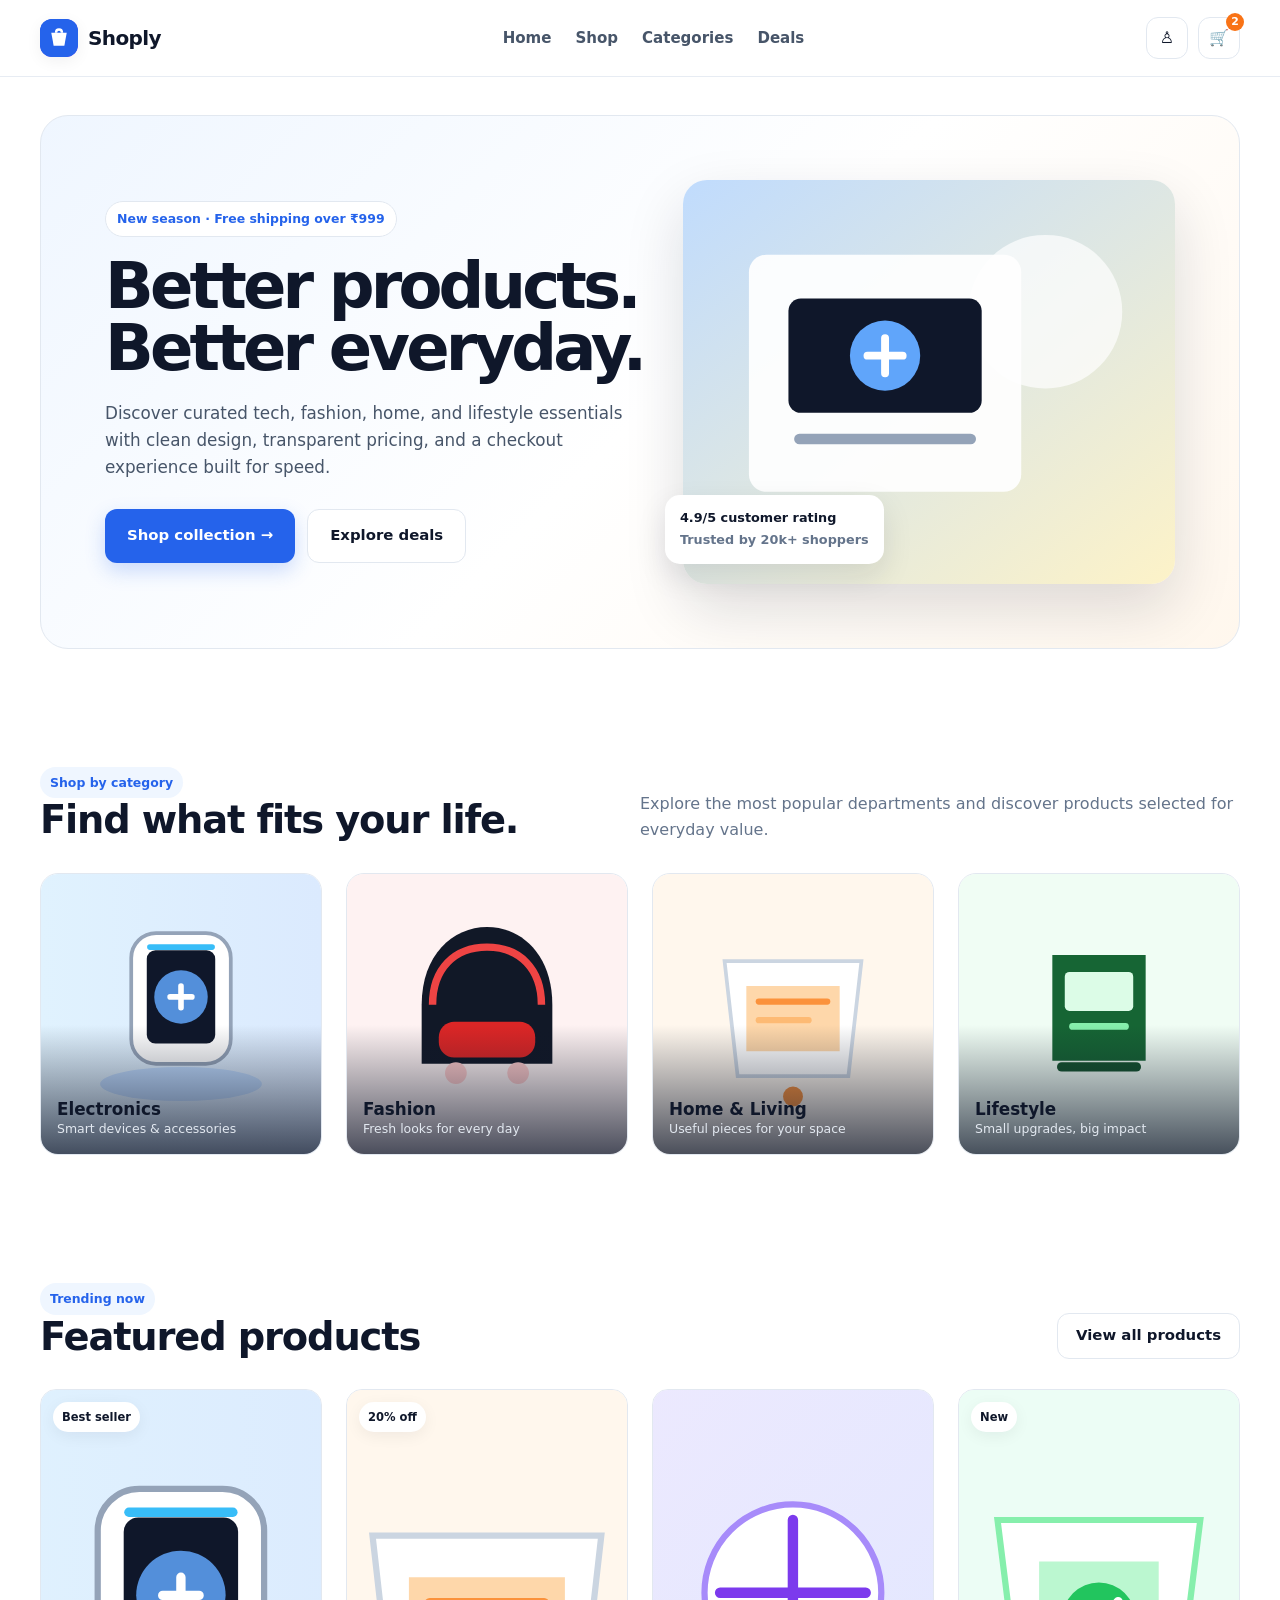
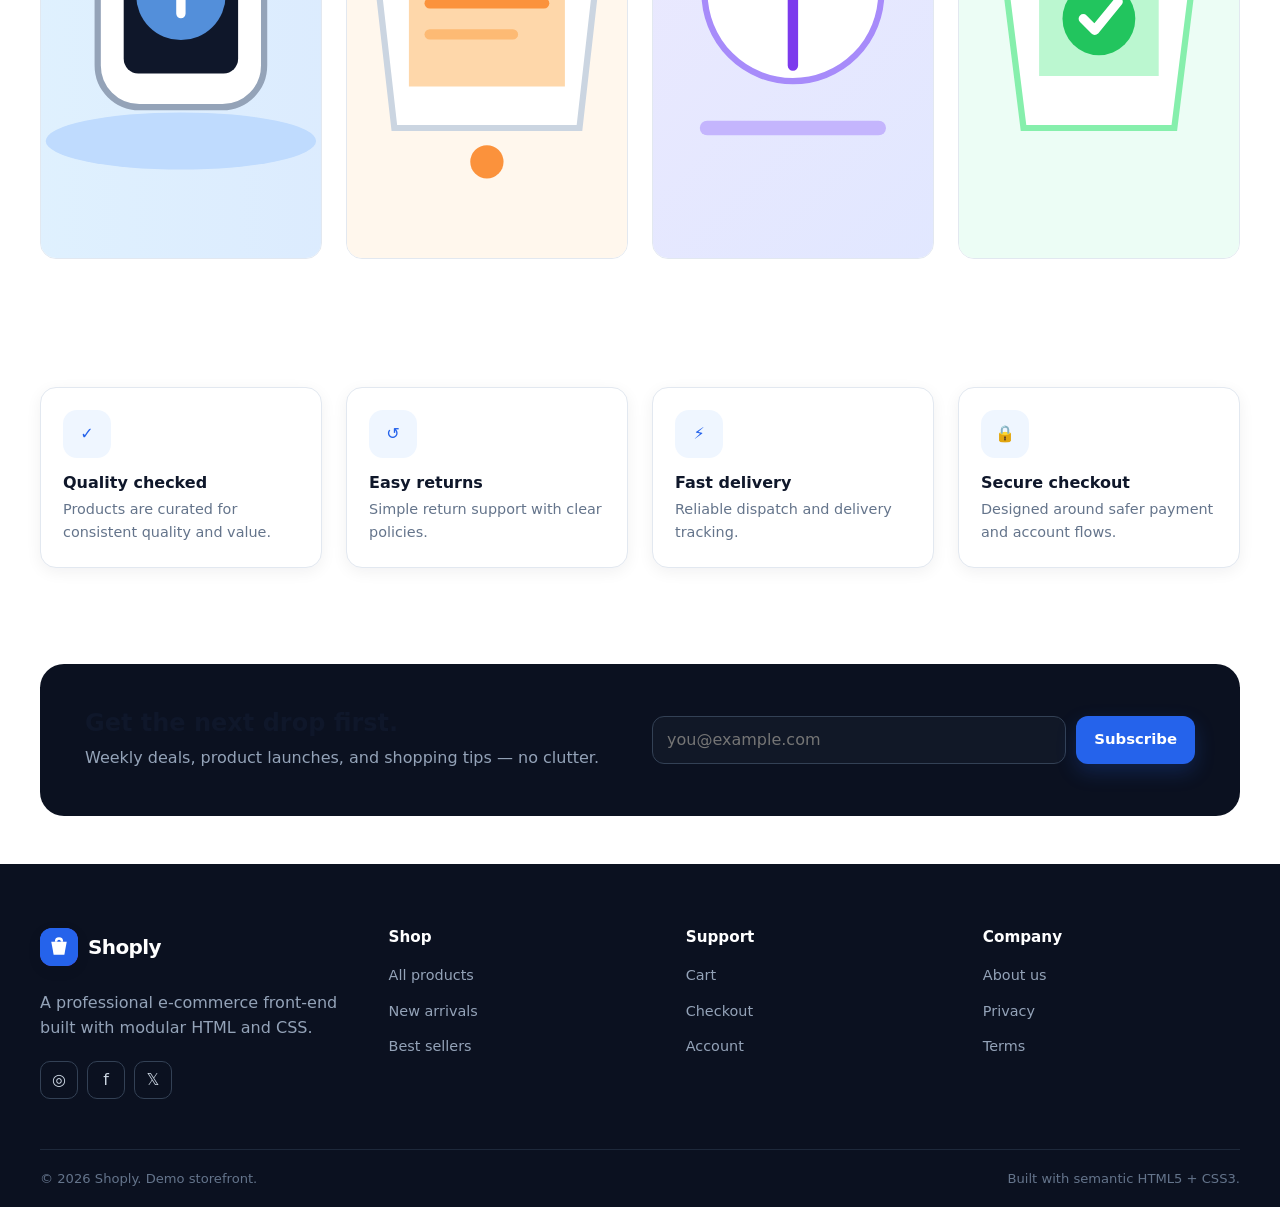
<file: index.html>
<!DOCTYPE html>
<html lang="en">
<head>
  <meta charset="UTF-8">
  <meta name="viewport" content="width=device-width, initial-scale=1.0">
  <meta name="description" content="Shoply is a modern responsive e-commerce storefront built with semantic HTML5 and modular CSS.">
  <title>Shoply — Modern Online Store</title>
  <link rel="stylesheet" href="css/reset.css">
  <link rel="stylesheet" href="css/variables.css">
  <link rel="stylesheet" href="css/global.css">
  <link rel="stylesheet" href="css/components/navbar.css">
  <link rel="stylesheet" href="css/components/button.css">
  <link rel="stylesheet" href="css/components/card.css">
  <link rel="stylesheet" href="css/components/footer.css">
  <link rel="stylesheet" href="css/components/modal.css">
  <link rel="stylesheet" href="css/pages/home.css">
</head>
<body>
<a class="skip-link" href="#main">Skip to content</a>
<header class="site-header">
  <div class="container navbar">
    <a class="logo" href="index.html" aria-label="Shoply home"><img class="logo-mark" src="images/icons/logo.svg" alt="Shoply logo"> Shoply</a>
    <nav aria-label="Primary navigation">
      <ul class="nav-menu">
        <li><a href="index.html">Home</a></li><li><a href="pages/products.html">Shop</a></li><li><a href="#categories">Categories</a></li><li><a href="#featured">Deals</a></li>
      </ul>
    </nav>
    <div class="nav-actions">
      
      <a class="nav-icon login-action" href="pages/login.html" aria-label="Login">
        ♙
      </a>
      
      <a class="nav-icon cart-count" href="pages/cart.html" aria-label="Shopping cart">
        🛒
      </a>
      
      <button class="nav-icon menu-toggle" aria-label="Open menu">
        ☰
      </button>
    
    </div>
  
  </div>

</header>

<main id="main">
  <section class="hero">
    <div class="container">
      
      <div class="hero-wrap">
    
        <div class="hero-copy">
    
          <span class="eyebrow">
    
            New season · Free shipping over ₹999
    
          </span>
      
    
          <h1>Better products. Better everyday.
    
          </h1>
      
      
          <p>Discover curated tech, fashion, home, and lifestyle essentials with clean design, transparent pricing, and a checkout experience built for speed.


          </p>
          
          <div class="hero-actions">
            
            <a class="btn btn-primary btn-lg" href="pages/products.html">
              
              Shop collection →
            
            </a>
            
            <a class="btn btn-secondary btn-lg" href="#featured">
              
              Explore deals
            
            </a>
          
          </div>
        
        </div>


    <div class="hero-media">
      
      <img src="images/banners/hero.svg" alt="Featured technology products">
      
      <div class="hero-float">4.9/5 customer rating 
        
        <span>Trusted by 20k+ shoppers</span>
      
      </div>
    
    </div>

  </div>

</div>

</section>

  <section class="section-sm" id="categories">
    
    <div class="container">
      
      <div class="section-head">
        
        <div>
          
          <span class="badge">Shop by category</span>
          
          <h2>Find what fits your life.</h2>
        
        </div>
        
        <p>Explore the most popular departments and discover products selected for everyday value.</p>
      
      </div>

    
      <div class="grid grid-4">

      <a class="category-card" href="pages/products.html">
        
        <img src="images/products/product-1.svg" alt="Electronics"><div class="category-info">
          
          <h3>Electronics</h3>
          
          <p>Smart devices &amp; accessories</p>
      
        </div>
      
      </a>

      <a class="category-card" href="pages/products.html">
        
        <img src="images/products/product-5.svg" alt="Fashion">
        
        <div class="category-info">
          
          <h3>Fashion</h3>
          
          <p>Fresh looks for every day</p>
        
        </div>
      
      </a>
      
      <a class="category-card" href="pages/products.html">
        
        <img src="images/products/product-2.svg" alt="Home &amp; living">
        
        <div class="category-info">
          
          <h3>Home &amp; Living</h3>
          
          <p>Useful pieces for your space</p>
        
        </div>
      
      </a>

      <a class="category-card" href="pages/products.html"><img src="images/products/product-6.svg" alt="Lifestyle"><div class="category-info"><h3>Lifestyle</h3><p>Small upgrades, big impact</p></div></a>
   
    </div>
  
  </div>

</section>

  <section class="section" id="featured">
    
    <div class="container">
      
      <div class="section-head">
        
        <div>
          
          <span class="badge">
          
            Trending now
          
          </span>
          
          <h2>
            
            Featured products
          
          </h2>
        
        </div>
        
        <a href="pages/products.html" class="btn btn-secondary">
          
          View all products
        
        </a>
      
      </div>


    <div class="grid grid-4">

      <article class="product-card">
        
        <a class="product-media" href="pages/product-details.html">
          
          <span class="product-tag">
            
            Best seller
          
          </span>
          
          <img src="images/products/product-1.svg" alt="Smart wireless headphones">
        
        </a>
        
        <div class="product-body">
          
          <span class="product-category">
            
            Audio
          
          </span>
          
          <h3 class="product-title">
            
            <a href="pages/product-details.html">
              
              AeroBeat Wireless Headphones
            
            </a>
          
          </h3>
          
          <div class="rating">
            
            <span class="stars">
              
              ★★★★★
            
            </span>
            
            <span>
            
              (128)
            
            </span>
          
          </div>
          
          <div class="product-bottom">
            
            <div class="price">
              
              ₹2,499 
              
              <del>
                
                ₹3,499
              
              </del>
            
            </div>
            
            <a class="mini-cart" href="pages/cart.html" aria-label="Add headphones to cart">
              
              +
            
            </a>
          
          </div>
        
        </div>
      
      </article>


      <article class="product-card">
        
        <a class="product-media" href="pages/product-details.html">
          
          <span class="product-tag">
            
            20% off
          
          </span>
          
          <img src="images/products/product-2.svg" alt="Minimal desk organizer">
        
        </a>
        
        <div class="product-body">
          
          <span class="product-category">
            
            Workspace
          
          </span>
          
          <h3 class="product-title">
            
            <a href="pages/product-details.html">
              
              Mono Desk Organizer
            
            </a>
          
          </h3>
          
          <div class="rating">
            
            <span class="stars">
              
              ★★★★★
            
            </span>
            
            <span>(87)</span>
          
          </div>
          
          <div class="product-bottom">
            
            <div class="price">
              
              ₹799 
              
              <del>
                
                ₹999
              
              </del>
            
            </div>
            
            <a class="mini-cart" href="pages/cart.html" aria-label="Add desk organizer to cart">
              
              +</a>
            
            </div>
          
          </div>
        
        </article>


      <article class="product-card">
        
        <a class="product-media" href="pages/product-details.html">
          
          <img src="images/products/product-3.svg" alt="Smart lamp">
        
        </a>
        
        <div class="product-body">
          
          <span class="product-category">
            
            Home
          
          </span>
          
          <h3 class="product-title">
            
            <a href="pages/product-details.html">
              
              Luma Smart Table Lamp
            
            </a>
          
          </h3>
          
          <div class="rating">
            
            <span class="stars">
              
              ★★★★☆
            
            </span>
            
            <span>
              
              (64)
            
            </span>
          
          </div>
          
          <div class="product-bottom">
            
            <div class="price">₹1,299</div>
            
            <a class="mini-cart" href="pages/cart.html" 
            
            aria-label="Add lamp to cart">
            
            +
          
          </a>
        
        </div>
      
      </div>
    
    </article>


      <article class="product-card">
        
        <a class="product-media" href="pages/product-details.html">
          
          <span class="product-tag">
            
            New
          
          </span>
          
          <img src="images/products/product-4.svg" alt="Reusable water bottle">
        
        </a>
        
        <div class="product-body">
          
          <span class="product-category">
            
            Lifestyle
          
          </span>
          
          <h3 class="product-title">
            
            <a href="pages/product-details.html">
              
              Flow Stainless Bottle
            
            </a>
          
          </h3>
          
          <div class="rating">
            
            <span class="stars">
              
              ★★★★★
            
            </span>
            
            <span>
              
              (102)
            
            </span>
          
          </div>
          
          <div class="product-bottom">
            
            <div class="price">
              
              ₹899 
              
              <del>
                
                ₹1,099
              
              </del>
            
            </div>
            
            <a class="mini-cart" href="pages/cart.html" 
            
            aria-label="Add bottle to cart">
            +
          </a>
          
          </div>
        
        </div>
      
      </article>

    </div>

  </div>

</section>

  <section class="section-sm">
    
    <div class="container">
      
      <div class="grid grid-4">

    <div class="feature-card">
      
      <div class="feature-icon">
        ✓
      
      </div>
      
      <h3>Quality checked</h3>
      
      <p>Products are curated for consistent quality and value.</p>
    
    </div>
    
    <div class="feature-card">
      
      <div class="feature-icon">
        
        ↺
      
      </div>
      
      <h3>Easy returns</h3>
      
      <p>Simple return support with clear policies.</p>
    
    </div>
    
    <div class="feature-card">
      
      <div class="feature-icon">⚡</div>
      
      <h3>Fast delivery</h3>
      
      <p>Reliable dispatch and delivery tracking.</p>
    
    </div>
    
    <div class="feature-card">
      
      <div class="feature-icon">🔒</div>
      
      <h3>Secure checkout</h3>
      
      <p>Designed around safer payment and account flows.</p>
    
    </div>


  </div>

</div>

</section>

  <section class="section-sm">
    
    <div class="container">
      
      <div class="newsletter">
        
        <div>
          
          <h2>Get the next drop first.</h2>
          
          <p>Weekly deals, product launches, and shopping tips — no clutter.</p>
        
        </div>
        
        <form class="newsletter-form">
          
          <label class="sr-only" for="email">Email address</label>
          
          <input class="newsletter-input" id="email" type="email" placeholder="you@example.com" required>
          
          <button class="btn btn-primary" type="submit">
            
            Subscribe
          
          </button>
        
        </form>
      
      </div>
    
    </div>
  
  </section>

</main>

<footer class="site-footer">
  
  <div class="container">
    
    <div class="footer-grid">
      
      <div class="footer-brand">
        
        <a class="logo" href="index.html">
          
          <img class="logo-mark" src="images/icons/logo.svg" alt=""> 
          
          <span style="color:#fff">
            
            Shoply
          
          </span>
        
        </a>
        
        <p>A professional e-commerce front-end built with modular HTML and CSS.</p>
        
        <div class="socials">
          
          <a href="#" aria-label="Instagram">
            
            ◎
          
          </a>
          
          <a href="#" aria-label="Facebook">
            
            f</a>
            
            <a href="#" aria-label="X">
              
              𝕏
            
            </a>
          
          </div>
        
        </div>
        
        <div class="footer-links">
          
          <h3>Shop</h3>
          
          <ul>
            
            <li>
              
              <a href="pages/products.html">
                
                All products
              
              </a>
            
            </li>
            
            <li>
              
              <a href="pages/products.html">
                
                New arrivals
              
              </a>
            
            </li>
            
            <li>
              
              <a href="pages/products.html">Best sellers</a>
            
            </li>
          
          </ul>
        
        </div>
        
        <div class="footer-links">
          
          <h3>Support</h3>
          
          <ul>
            
            <li>
              
              <a href="pages/cart.html">
                
                Cart
              
              </a>
            
            </li>
            
            <li>
              
              <a href="pages/checkout.html">
                
                Checkout
              
              </a>
            
            </li>
            
            <li>
              
              <a href="pages/login.html">
                
                Account
             
              </a>
            
            </li>
          
          </ul>
        
        </div>
        
        <div class="footer-links">
          
          <h3>Company</h3>
          
          <ul>
            
            <li>
              
              <a href="#">
                
                About us
              
              </a>
            
            </li>
            
            <li>
              
              <a href="#">
                
                Privacy
              
              </a>
            
            </li>
            
            <li>
              
              <a href="#">
                Terms
              
              </a>
            
            </li>
          
          </ul>
        
        </div>
      
      </div>
      
      <div class="footer-bottom">
        
        <p>© 2026 Shoply. Demo storefront.</p>
        
        <p>Built with semantic HTML5 + CSS3.</p>
      
      </div>
    
    </div>
  
  </footer>
</body>
</html>
</file>
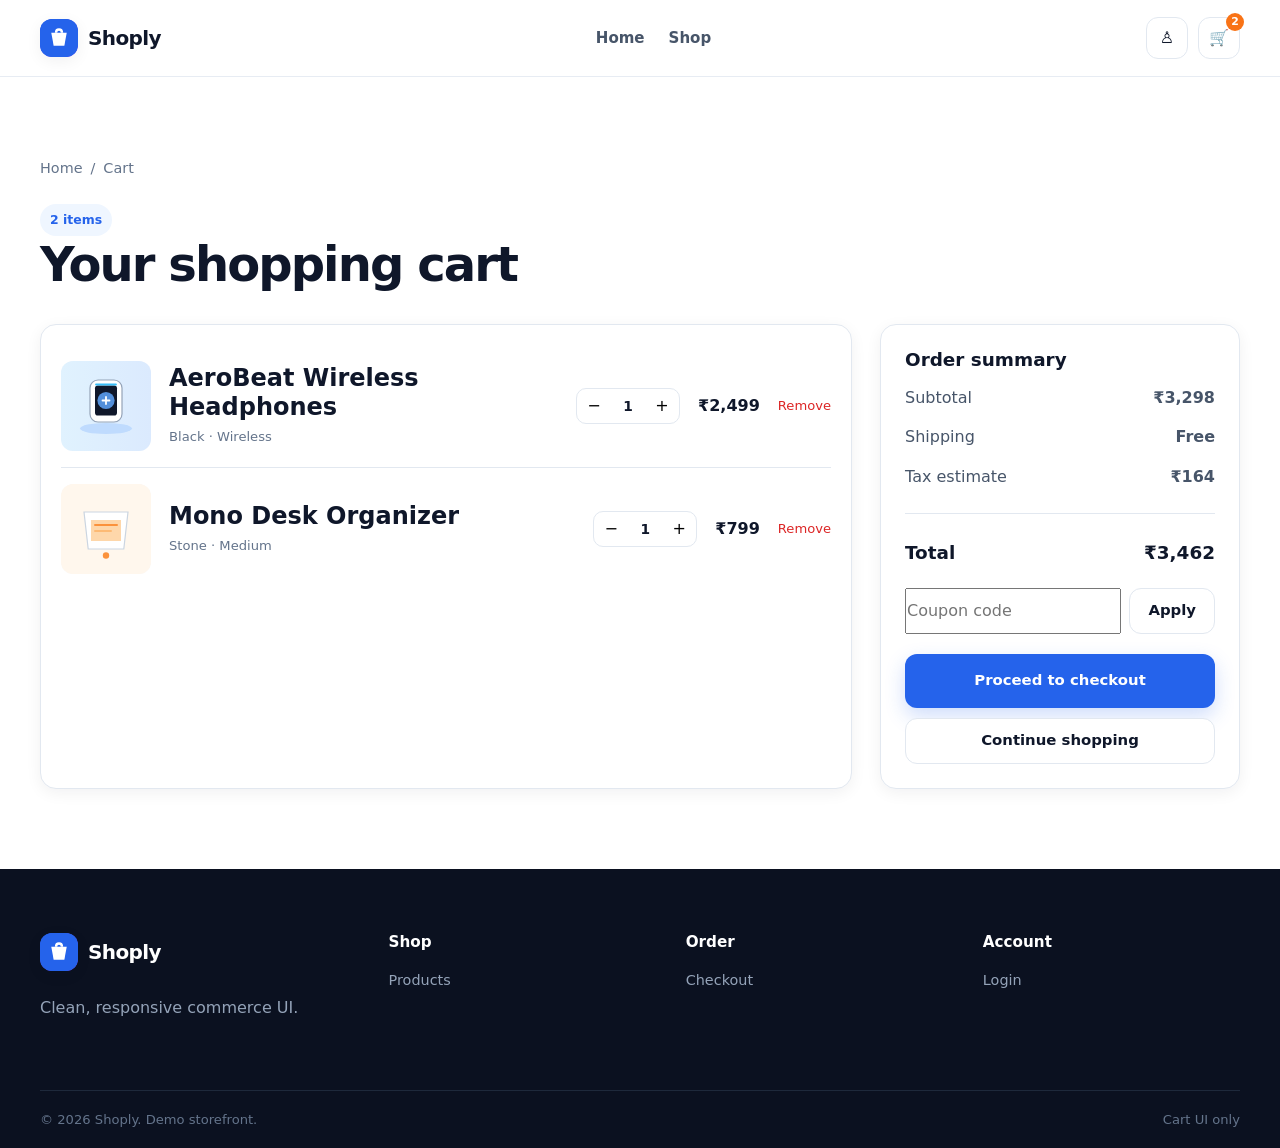
<file: pages/cart.html>
<!DOCTYPE html><html lang="en"><head><meta charset="UTF-8"><meta name="viewport" content="width=device-width, initial-scale=1.0"><meta name="description" content="Shopping cart — Shoply."><title>Your Cart — Shoply</title><link rel="stylesheet" href="../css/reset.css"><link rel="stylesheet" href="../css/variables.css"><link rel="stylesheet" href="../css/global.css"><link rel="stylesheet" href="../css/components/navbar.css"><link rel="stylesheet" href="../css/components/button.css"><link rel="stylesheet" href="../css/components/card.css"><link rel="stylesheet" href="../css/components/footer.css"><link rel="stylesheet" href="../css/components/modal.css"><link rel="stylesheet" href="../css/pages/cart.css"></head><body>
<header class="site-header"><div class="container navbar"><a class="logo" href="../index.html"><img class="logo-mark" src="../images/icons/logo.svg" alt=""> Shoply</a><nav aria-label="Primary navigation"><ul class="nav-menu"><li><a href="../index.html">Home</a></li><li><a href="products.html">Shop</a></li></ul></nav><div class="nav-actions"><a class="nav-icon login-action" href="login.html" aria-label="Login">♙</a><a class="nav-icon cart-count" href="cart.html" aria-label="Shopping cart">🛒</a><button class="nav-icon menu-toggle" aria-label="Open menu">☰</button></div></div></header>
<main><section class="section"><div class="container"><div class="breadcrumb"><a href="../index.html">Home</a><span>/</span><span>Cart</span></div><div class="section-head"><div><span class="badge">2 items</span><h1 style="font-size:clamp(2rem,4vw,3rem);letter-spacing:-.04em">Your shopping cart</h1></div></div><div class="cart-layout"><section class="surface cart-list" aria-label="Cart items">
<article class="cart-row"><div class="cart-thumb"><img src="../images/products/product-1.svg" alt="AeroBeat Wireless Headphones"></div><div><h2 class="cart-name">AeroBeat Wireless Headphones</h2><p class="cart-meta">Black · Wireless</p></div><div class="qty" aria-label="Quantity"><button aria-label="Decrease quantity">−</button><span>1</span><button aria-label="Increase quantity">+</button></div><div class="cart-price"><strong>₹2,499</strong></div><a class="remove" href="#">Remove</a></article>
<article class="cart-row"><div class="cart-thumb"><img src="../images/products/product-2.svg" alt="Mono Desk Organizer"></div><div><h2 class="cart-name">Mono Desk Organizer</h2><p class="cart-meta">Stone · Medium</p></div><div class="qty" aria-label="Quantity"><button aria-label="Decrease quantity">−</button><span>1</span><button aria-label="Increase quantity">+</button></div><div class="cart-price"><strong>₹799</strong></div><a class="remove" href="#">Remove</a></article>
</section><aside class="surface summary"><h2>Order summary</h2><div class="summary-row"><span>Subtotal</span><strong>₹3,298</strong></div><div class="summary-row"><span>Shipping</span><strong>Free</strong></div><div class="summary-row"><span>Tax estimate</span><strong>₹164</strong></div><div class="divider"></div><div class="summary-row summary-total"><span>Total</span><strong>₹3,462</strong></div><div class="coupon"><input class="input" type="text" placeholder="Coupon code"><button class="btn btn-secondary">Apply</button></div><a class="btn btn-primary btn-block btn-lg" href="checkout.html">Proceed to checkout</a><a class="btn btn-secondary btn-block" href="products.html" style="margin-top:10px">Continue shopping</a></aside></div></div></section></main>
<footer class="site-footer"><div class="container"><div class="footer-grid"><div class="footer-brand"><a class="logo" href="../index.html"><img class="logo-mark" src="../images/icons/logo.svg" alt=""> <span style="color:#fff">Shoply</span></a><p>Clean, responsive commerce UI.</p></div><div class="footer-links"><h3>Shop</h3><ul><li><a href="products.html">Products</a></li></ul></div><div class="footer-links"><h3>Order</h3><ul><li><a href="checkout.html">Checkout</a></li></ul></div><div class="footer-links"><h3>Account</h3><ul><li><a href="login.html">Login</a></li></ul></div></div><div class="footer-bottom"><p>© 2026 Shoply. Demo storefront.</p><p>Cart UI only</p></div></div></footer></body></html>
</file>
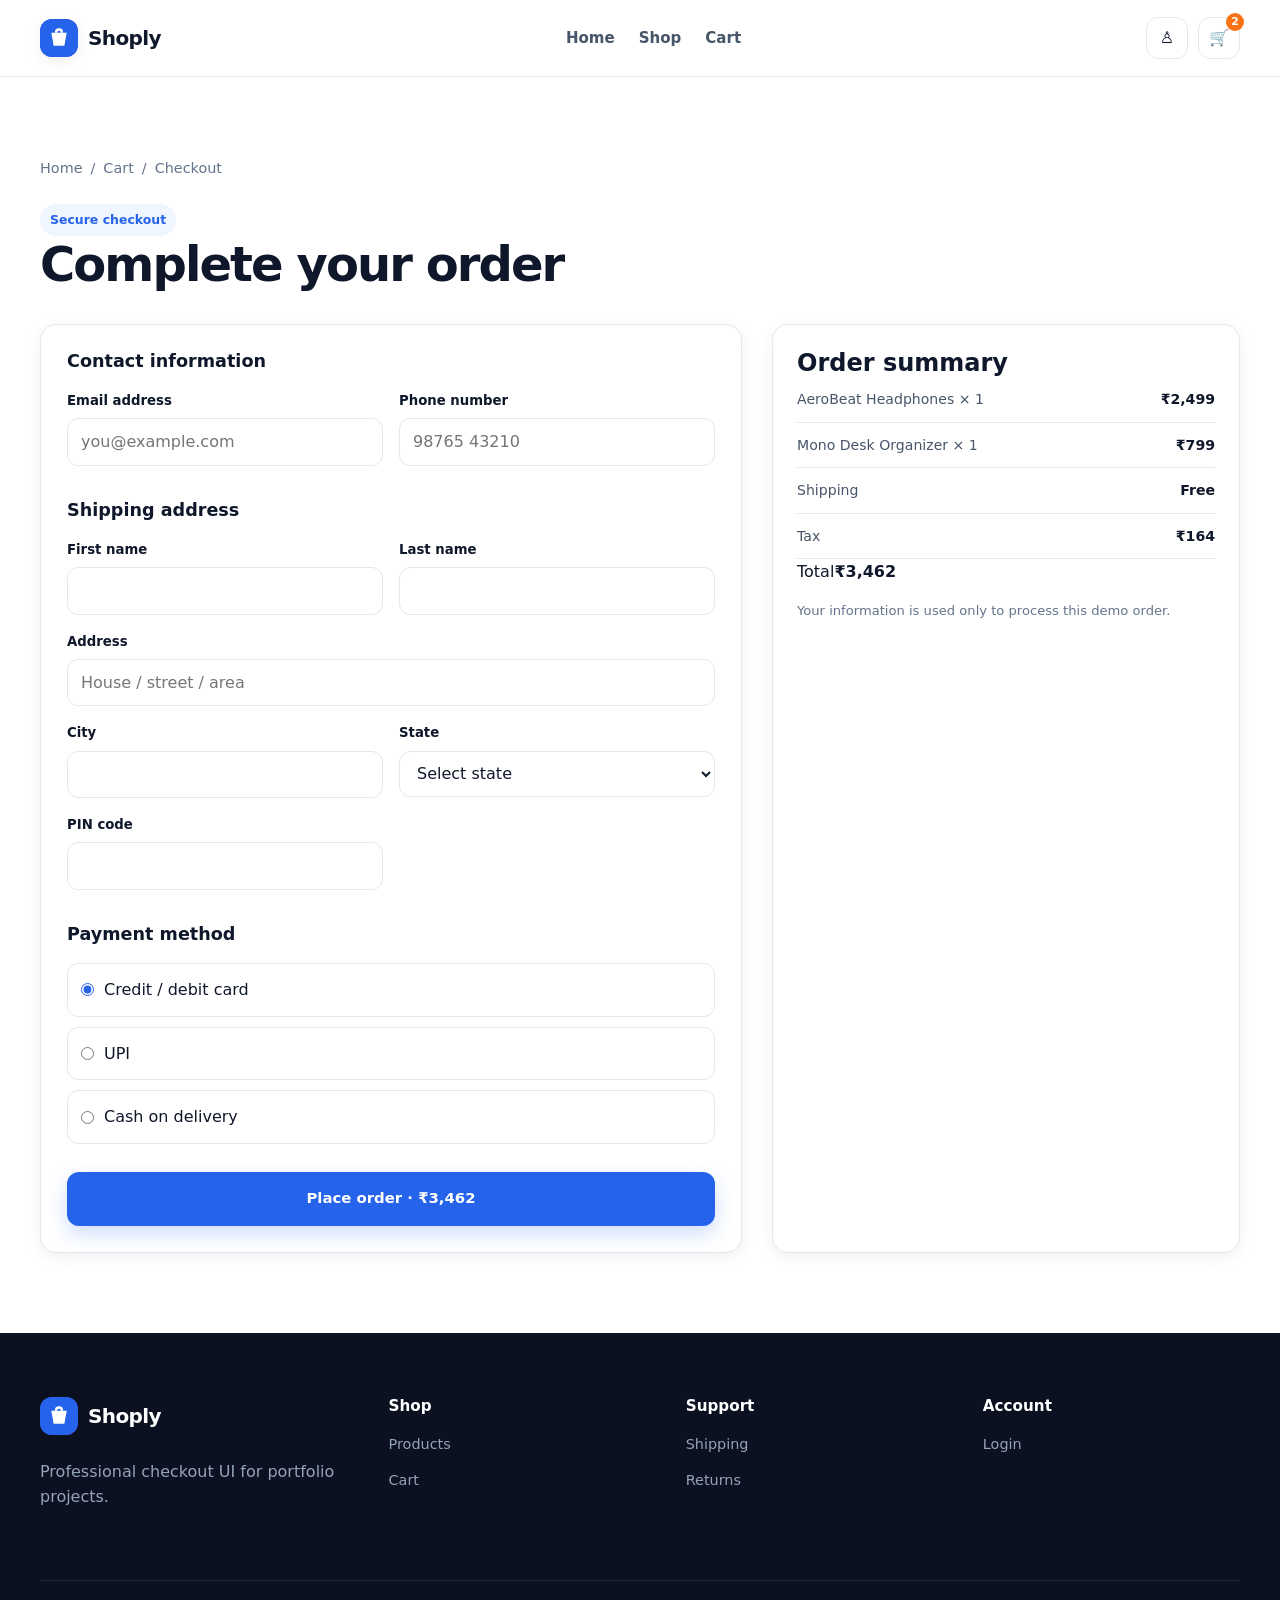
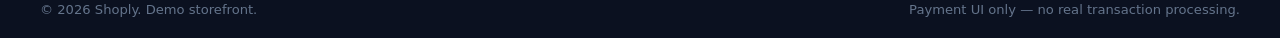
<file: pages/checkout.html>
<!DOCTYPE html><html lang="en"><head><meta charset="UTF-8"><meta name="viewport" content="width=device-width, initial-scale=1.0"><meta name="description" content="Checkout — Shoply."><title>Checkout — Shoply</title><link rel="stylesheet" href="../css/reset.css"><link rel="stylesheet" href="../css/variables.css"><link rel="stylesheet" href="../css/global.css"><link rel="stylesheet" href="../css/components/navbar.css"><link rel="stylesheet" href="../css/components/button.css"><link rel="stylesheet" href="../css/components/card.css"><link rel="stylesheet" href="../css/components/footer.css"><link rel="stylesheet" href="../css/components/modal.css"><link rel="stylesheet" href="../css/pages/checkout.css"></head><body>
<header class="site-header"><div class="container navbar"><a class="logo" href="../index.html"><img class="logo-mark" src="../images/icons/logo.svg" alt=""> Shoply</a><nav aria-label="Primary navigation"><ul class="nav-menu"><li><a href="../index.html">Home</a></li><li><a href="products.html">Shop</a></li><li><a href="cart.html">Cart</a></li></ul></nav><div class="nav-actions"><a class="nav-icon login-action" href="login.html" aria-label="Login">♙</a><a class="nav-icon cart-count" href="cart.html" aria-label="Shopping cart">🛒</a></div></div></header>
<main><section class="section"><div class="container"><div class="breadcrumb"><a href="../index.html">Home</a><span>/</span><a href="cart.html">Cart</a><span>/</span><span>Checkout</span></div><div class="section-head"><div><span class="badge">Secure checkout</span><h1 style="font-size:clamp(2rem,4vw,3rem);letter-spacing:-.04em">Complete your order</h1></div></div><div class="checkout-layout"><form class="surface checkout-panel"><div class="form-section"><h2>Contact information</h2><div class="form-grid"><div class="field"><label for="email">Email address</label><input class="input" id="email" type="email" required placeholder="you@example.com"></div><div class="field"><label for="phone">Phone number</label><input class="input" id="phone" type="tel" required placeholder="98765 43210"></div></div></div><div class="form-section"><h2>Shipping address</h2><div class="form-grid"><div class="field"><label for="fname">First name</label><input class="input" id="fname" type="text" required></div><div class="field"><label for="lname">Last name</label><input class="input" id="lname" type="text" required></div><div class="field full"><label for="address">Address</label><input class="input" id="address" type="text" required placeholder="House / street / area"></div><div class="field"><label for="city">City</label><input class="input" id="city" type="text" required></div><div class="field"><label for="state">State</label><select class="select" id="state" required><option value="">Select state</option><option>Delhi</option><option>Haryana</option><option>Maharashtra</option><option>Uttar Pradesh</option><option>Rajasthan</option></select></div><div class="field"><label for="pin">PIN code</label><input class="input" id="pin" type="text" inputmode="numeric" required></div></div></div><div class="form-section"><h2>Payment method</h2><div class="payment-options"><label class="payment-option"><input type="radio" name="payment" checked> Credit / debit card</label><label class="payment-option"><input type="radio" name="payment"> UPI</label><label class="payment-option"><input type="radio" name="payment"> Cash on delivery</label></div></div><div style="margin-top:28px"><button class="btn btn-primary btn-lg btn-block" type="submit">Place order · ₹3,462</button></div></form><aside class="surface order-box"><h2>Order summary</h2><div class="order-item"><span>AeroBeat Headphones × 1</span><strong>₹2,499</strong></div><div class="order-item"><span>Mono Desk Organizer × 1</span><strong>₹799</strong></div><div class="order-item"><span>Shipping</span><strong>Free</strong></div><div class="order-item"><span>Tax</span><strong>₹164</strong></div><div class="summary-row summary-total"><span>Total</span><strong>₹3,462</strong></div><p class="text-muted" style="font-size:.82rem;margin-top:15px">Your information is used only to process this demo order.</p></aside></div></div></section></main>
<footer class="site-footer"><div class="container"><div class="footer-grid"><div class="footer-brand"><a class="logo" href="../index.html"><img class="logo-mark" src="../images/icons/logo.svg" alt=""> <span style="color:#fff">Shoply</span></a><p>Professional checkout UI for portfolio projects.</p></div><div class="footer-links"><h3>Shop</h3><ul><li><a href="products.html">Products</a></li><li><a href="cart.html">Cart</a></li></ul></div><div class="footer-links"><h3>Support</h3><ul><li><a href="#">Shipping</a></li><li><a href="#">Returns</a></li></ul></div><div class="footer-links"><h3>Account</h3><ul><li><a href="login.html">Login</a></li></ul></div></div><div class="footer-bottom"><p>© 2026 Shoply. Demo storefront.</p><p>Payment UI only — no real transaction processing.</p></div></div></footer></body></html>
</file>
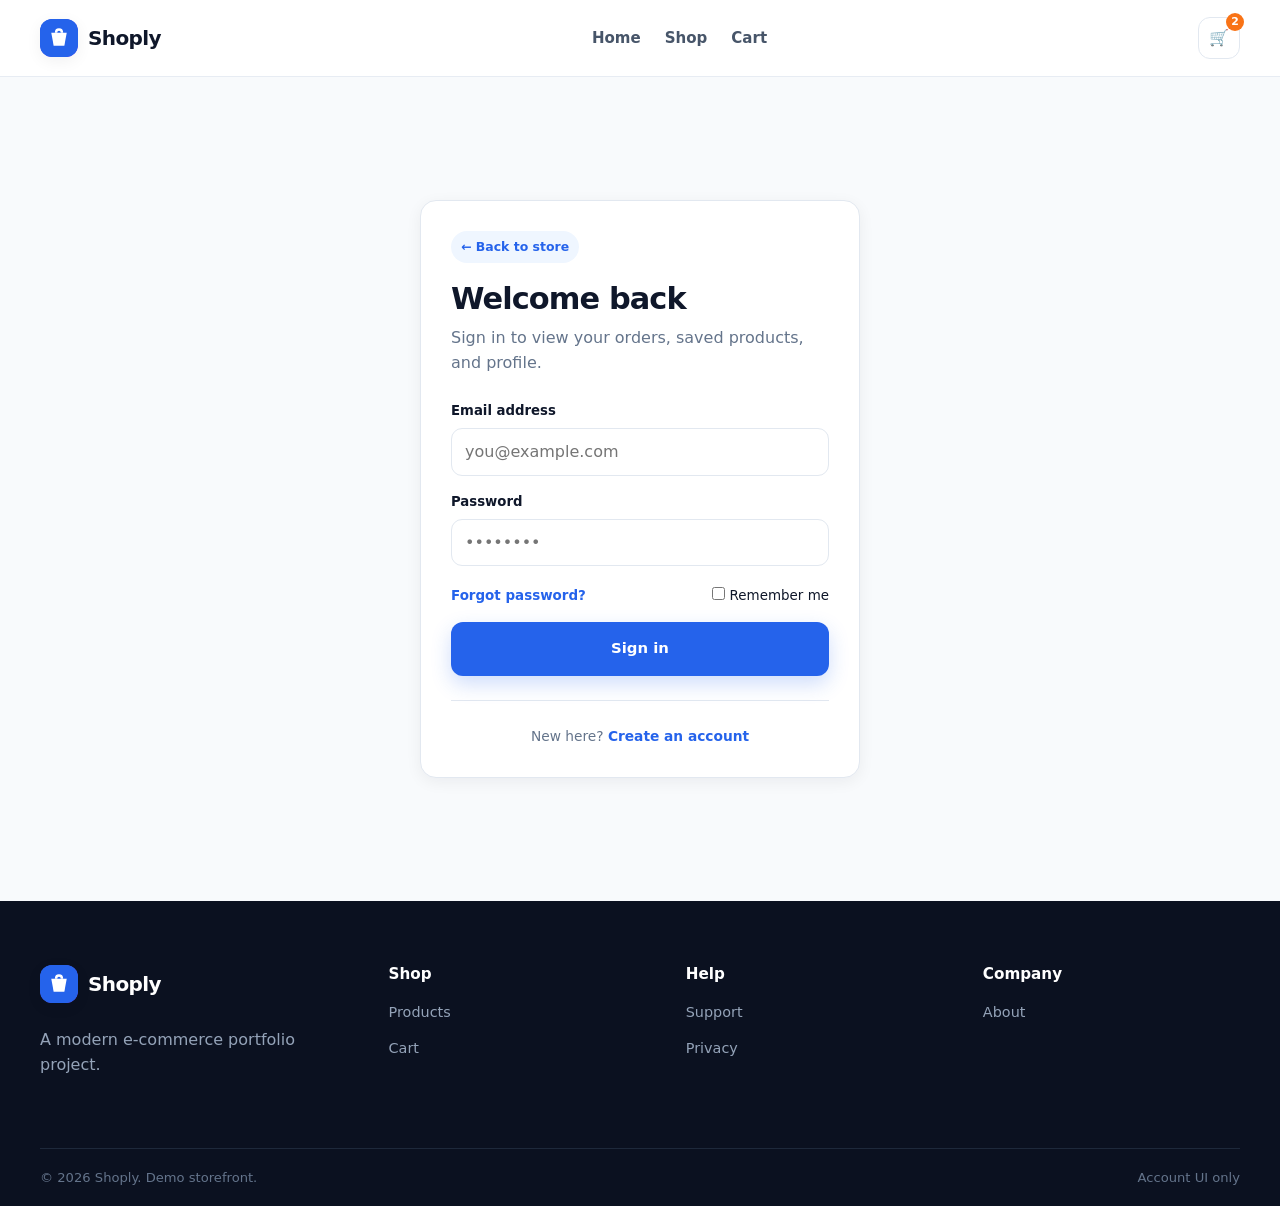
<file: pages/login.html>
<!DOCTYPE html><html lang="en"><head><meta charset="UTF-8"><meta name="viewport" content="width=device-width, initial-scale=1.0"><meta name="description" content="Login to your Shoply account."><title>Login — Shoply</title><link rel="stylesheet" href="../css/reset.css"><link rel="stylesheet" href="../css/variables.css"><link rel="stylesheet" href="../css/global.css"><link rel="stylesheet" href="../css/components/navbar.css"><link rel="stylesheet" href="../css/components/button.css"><link rel="stylesheet" href="../css/components/card.css"><link rel="stylesheet" href="../css/components/footer.css"><link rel="stylesheet" href="../css/components/modal.css"><link rel="stylesheet" href="../css/pages/checkout.css"></head><body>
<header class="site-header"><div class="container navbar"><a class="logo" href="../index.html"><img class="logo-mark" src="../images/icons/logo.svg" alt=""> Shoply</a><nav aria-label="Primary navigation"><ul class="nav-menu"><li><a href="../index.html">Home</a></li><li><a href="products.html">Shop</a></li><li><a href="cart.html">Cart</a></li></ul></nav><div class="nav-actions"><a class="nav-icon cart-count" href="cart.html" aria-label="Shopping cart">🛒</a><button class="nav-icon menu-toggle" aria-label="Open menu">☰</button></div></div></header>
<main class="auth-shell"><div class="surface auth-card"><a class="badge" href="../index.html">← Back to store</a><h1 style="margin-top:18px">Welcome back</h1><p>Sign in to view your orders, saved products, and profile.</p><form class="auth-form"><div class="field"><label for="login-email">Email address</label><input class="input" id="login-email" type="email" autocomplete="email" required placeholder="you@example.com"></div><div class="field"><label for="password">Password</label><input class="input" id="password" type="password" autocomplete="current-password" required placeholder="••••••••"></div><div class="auth-links"><a href="#">Forgot password?</a><label><input type="checkbox"> Remember me</label></div><button class="btn btn-primary btn-lg btn-block" type="submit">Sign in</button></form><div class="divider"></div><p class="text-center text-muted" style="font-size:.86rem;margin:0">New here? <a href="#" style="color:var(--primary);font-weight:800">Create an account</a></p></div></main>
<footer class="site-footer"><div class="container"><div class="footer-grid"><div class="footer-brand"><a class="logo" href="../index.html"><img class="logo-mark" src="../images/icons/logo.svg" alt=""> <span style="color:#fff">Shoply</span></a><p>A modern e-commerce portfolio project.</p></div><div class="footer-links"><h3>Shop</h3><ul><li><a href="products.html">Products</a></li><li><a href="cart.html">Cart</a></li></ul></div><div class="footer-links"><h3>Help</h3><ul><li><a href="#">Support</a></li><li><a href="#">Privacy</a></li></ul></div><div class="footer-links"><h3>Company</h3><ul><li><a href="#">About</a></li></ul></div></div><div class="footer-bottom"><p>© 2026 Shoply. Demo storefront.</p><p>Account UI only</p></div></div></footer></body></html>
</file>
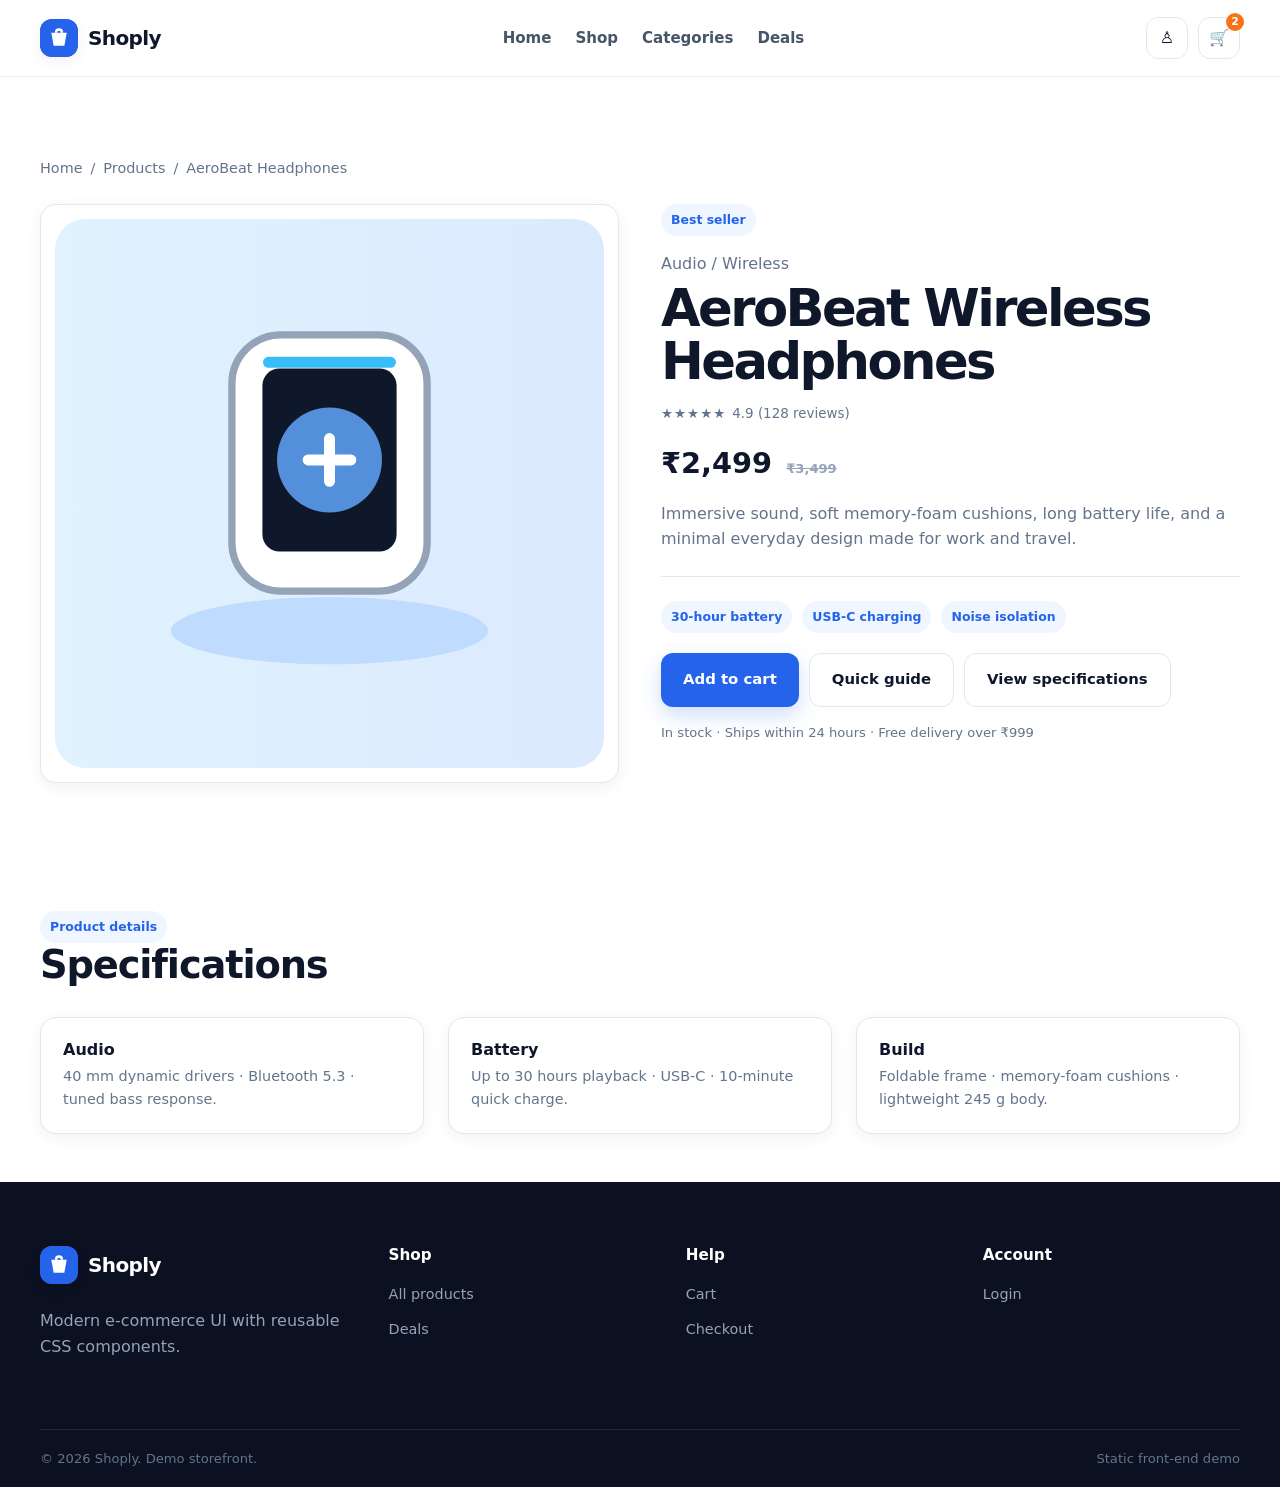
<file: pages/product-details.html>
<!DOCTYPE html><html lang="en"><head><meta charset="UTF-8"><meta name="viewport" content="width=device-width, initial-scale=1.0"><meta name="description" content="AeroBeat Wireless Headphones product details."><title>AeroBeat Wireless Headphones — Shoply</title><link rel="stylesheet" href="../css/reset.css"><link rel="stylesheet" href="../css/variables.css"><link rel="stylesheet" href="../css/global.css"><link rel="stylesheet" href="../css/components/navbar.css"><link rel="stylesheet" href="../css/components/button.css"><link rel="stylesheet" href="../css/components/card.css"><link rel="stylesheet" href="../css/components/footer.css"><link rel="stylesheet" href="../css/components/modal.css"><link rel="stylesheet" href="../css/pages/products.css"></head><body>
<header class="site-header"><div class="container navbar"><a class="logo" href="../index.html"><img class="logo-mark" src="../images/icons/logo.svg" alt=""> Shoply</a><nav aria-label="Primary navigation"><ul class="nav-menu"><li><a href="../index.html">Home</a></li><li><a href="products.html">Shop</a></li><li><a href="products.html">Categories</a></li><li><a href="products.html">Deals</a></li></ul></nav><div class="nav-actions"><a class="nav-icon login-action" href="login.html" aria-label="Login">♙</a><a class="nav-icon cart-count" href="cart.html" aria-label="Shopping cart">🛒</a><button class="nav-icon menu-toggle" aria-label="Open menu">☰</button></div></div></header>
<main><section class="section"><div class="container"><div class="breadcrumb"><a href="../index.html">Home</a><span>/</span><a href="products.html">Products</a><span>/</span><span>AeroBeat Headphones</span></div><div class="grid grid-2" style="align-items:start;gap:42px"><div class="surface" style="padding:14px"><img src="../images/products/product-1.svg" alt="AeroBeat Wireless Headphones" style="width:100%;border-radius:16px"></div><article><span class="badge">Best seller</span><p class="text-muted" style="margin-top:15px">Audio / Wireless</p><h1 style="font-size:clamp(2rem,4vw,3.3rem);line-height:1.05;letter-spacing:-.05em;margin:5px 0 14px">AeroBeat Wireless Headphones</h1><div class="rating"><span class="stars">★★★★★</span><span>4.9 (128 reviews)</span></div><div class="price" style="font-size:1.8rem;margin:15px 0">₹2,499 <del>₹3,499</del></div><p class="text-muted">Immersive sound, soft memory-foam cushions, long battery life, and a minimal everyday design made for work and travel.</p><div class="divider"></div><div style="display:flex;gap:10px;flex-wrap:wrap;margin-bottom:20px"><span class="badge">30-hour battery</span><span class="badge">USB-C charging</span><span class="badge">Noise isolation</span></div><div style="display:flex;gap:10px;flex-wrap:wrap"><a class="btn btn-primary btn-lg" href="cart.html">Add to cart</a><a class="btn btn-secondary btn-lg" href="#size-guide">Quick guide</a><a class="btn btn-secondary btn-lg" href="#details">View specifications</a></div><p class="text-muted" style="font-size:.82rem;margin-top:15px">In stock · Ships within 24 hours · Free delivery over ₹999</p></article></div></div></section><section class="section-sm" id="details"><div class="container"><div class="section-head"><div><span class="badge">Product details</span><h2>Specifications</h2></div></div><div class="grid grid-3"><div class="feature-card"><h3>Audio</h3><p>40 mm dynamic drivers · Bluetooth 5.3 · tuned bass response.</p></div><div class="feature-card"><h3>Battery</h3><p>Up to 30 hours playback · USB-C · 10-minute quick charge.</p></div><div class="feature-card"><h3>Build</h3><p>Foldable frame · memory-foam cushions · lightweight 245 g body.</p></div></div></div></section><div class="modal" id="size-guide" role="dialog" aria-modal="true" aria-labelledby="guide-title"><div class="modal-dialog"><div class="modal-head"><h2 id="guide-title">Quick buying guide</h2><a class="modal-close" href="#" aria-label="Close dialog">×</a></div><div class="modal-body"><p class="text-muted">Choose AeroBeat when you want lightweight over-ear comfort, long battery life, and a simple everyday wireless setup.</p><div class="divider"></div><p><strong>Best for:</strong> work, travel, music, calls</p><p><strong>Charging:</strong> USB-C</p><p><strong>Battery:</strong> up to 30 hours</p></div></div></div></main>
<footer class="site-footer"><div class="container"><div class="footer-grid"><div class="footer-brand"><a class="logo" href="../index.html"><img class="logo-mark" src="../images/icons/logo.svg" alt=""> <span style="color:#fff">Shoply</span></a><p>Modern e-commerce UI with reusable CSS components.</p></div><div class="footer-links"><h3>Shop</h3><ul><li><a href="products.html">All products</a></li><li><a href="products.html">Deals</a></li></ul></div><div class="footer-links"><h3>Help</h3><ul><li><a href="cart.html">Cart</a></li><li><a href="checkout.html">Checkout</a></li></ul></div><div class="footer-links"><h3>Account</h3><ul><li><a href="login.html">Login</a></li></ul></div></div><div class="footer-bottom"><p>© 2026 Shoply. Demo storefront.</p><p>Static front-end demo</p></div></div></footer></body></html>
</file>
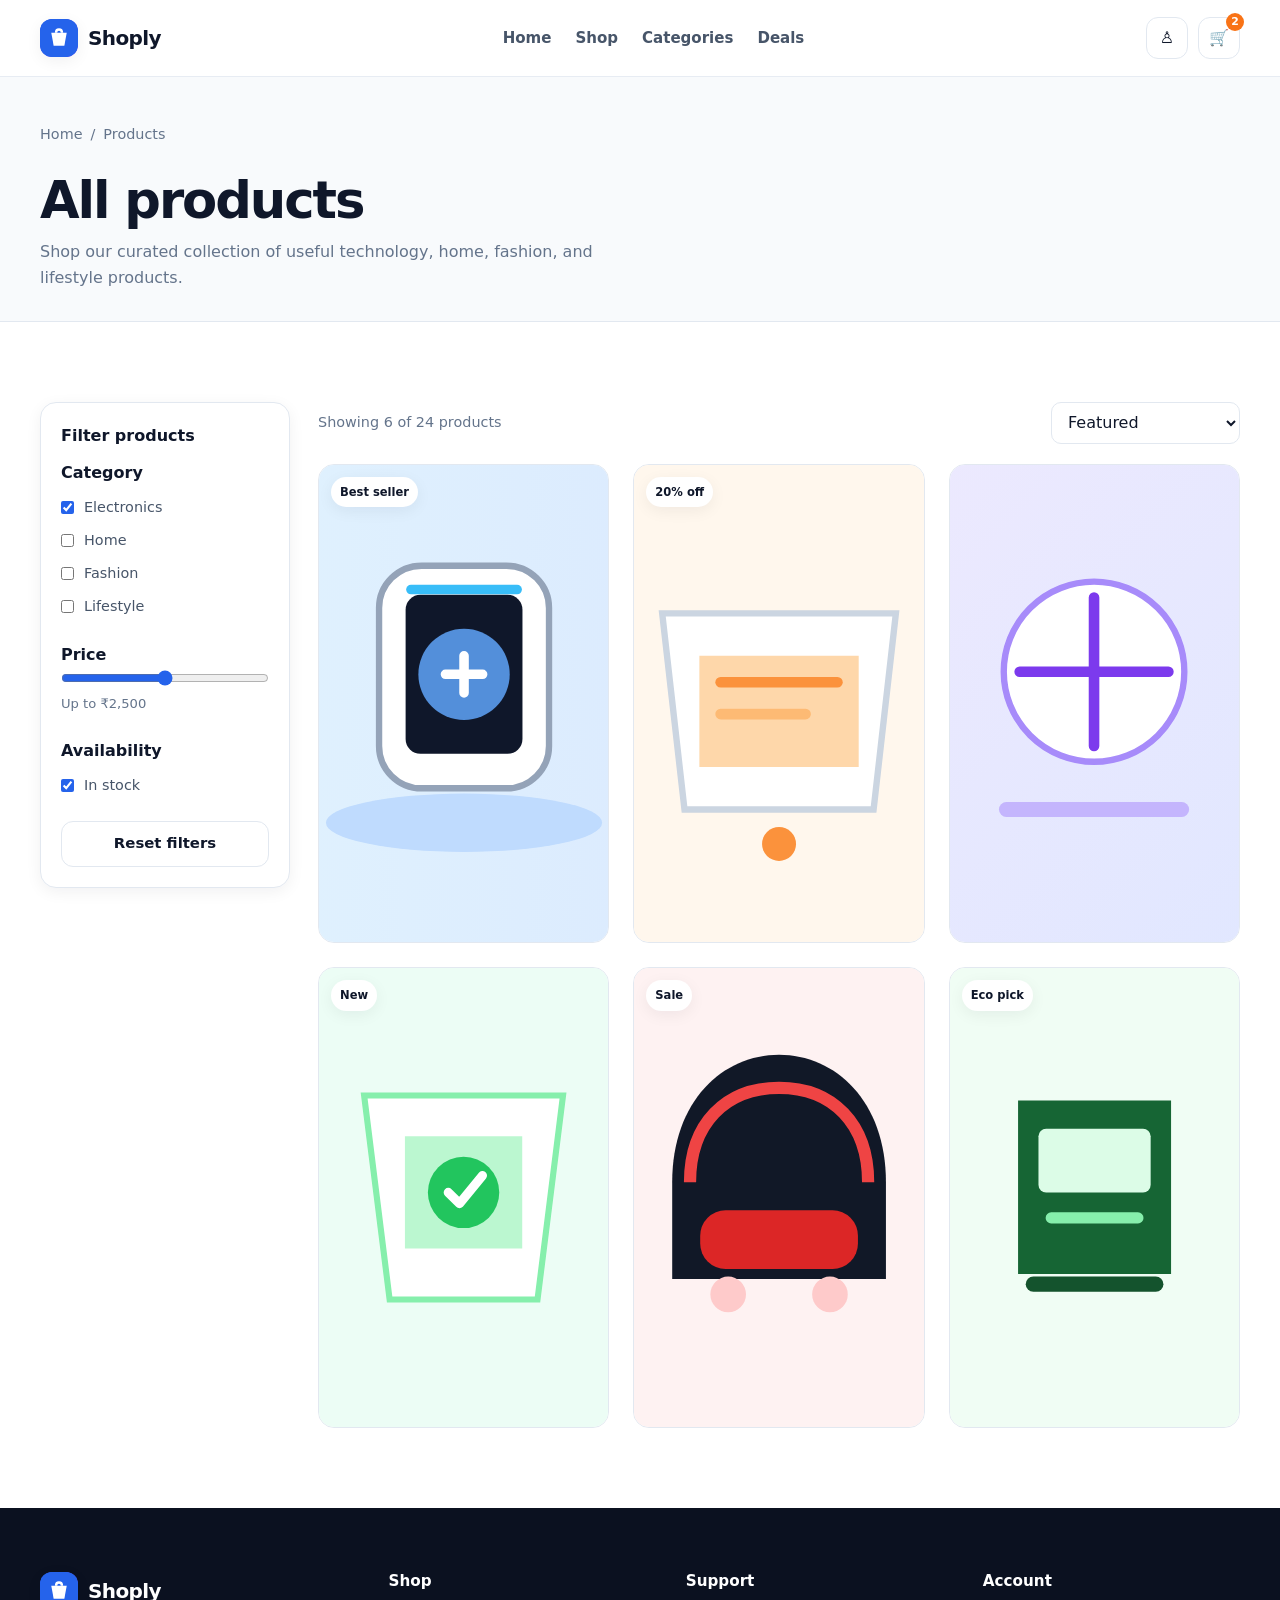
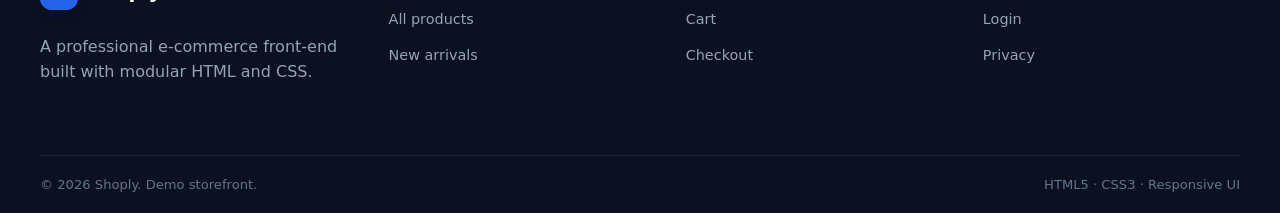
<file: pages/products.html>
<!DOCTYPE html><html lang="en"><head><meta charset="UTF-8"><meta name="viewport" content="width=device-width, initial-scale=1.0"><meta name="description" content="Browse Shoply products."><title>Shop Products — Shoply</title><link rel="stylesheet" href="../css/reset.css"><link rel="stylesheet" href="../css/variables.css"><link rel="stylesheet" href="../css/global.css"><link rel="stylesheet" href="../css/components/navbar.css"><link rel="stylesheet" href="../css/components/button.css"><link rel="stylesheet" href="../css/components/card.css"><link rel="stylesheet" href="../css/components/footer.css"><link rel="stylesheet" href="../css/components/modal.css"><link rel="stylesheet" href="../css/pages/products.css"></head><body>
<a class="skip-link" href="#main">Skip to content</a><header class="site-header"><div class="container navbar"><a class="logo" href="../index.html"><img class="logo-mark" src="../images/icons/logo.svg" alt=""> Shoply</a><nav aria-label="Primary navigation"><ul class="nav-menu"><li><a href="../index.html">Home</a></li><li><a href="products.html">Shop</a></li><li><a href="#products">Categories</a></li><li><a href="#products">Deals</a></li></ul></nav><div class="nav-actions"><a class="nav-icon login-action" href="login.html" aria-label="Login">♙</a><a class="nav-icon cart-count" href="cart.html" aria-label="Shopping cart">🛒</a><button class="nav-icon menu-toggle" aria-label="Open menu">☰</button></div></div></header>
<main id="main"><section class="page-hero"><div class="container"><div class="breadcrumb"><a href="../index.html">Home</a><span>/</span><span>Products</span></div><h1>All products</h1><p>Shop our curated collection of useful technology, home, fashion, and lifestyle products.</p></div></section>
<section class="section" id="products"><div class="container shop-layout"><aside class="filter-panel surface"><div class="filter-title">Filter products</div><div class="filter-group"><strong>Category</strong><label class="check-row"><input type="checkbox" checked> Electronics</label><label class="check-row"><input type="checkbox"> Home</label><label class="check-row"><input type="checkbox"> Fashion</label><label class="check-row"><input type="checkbox"> Lifestyle</label></div><div class="filter-group"><strong>Price</strong><input class="price-range" type="range" min="0" max="5000" value="2500"><div class="text-muted" style="font-size:.82rem">Up to ₹2,500</div></div><div class="filter-group"><strong>Availability</strong><label class="check-row"><input type="checkbox" checked> In stock</label></div><a class="btn btn-secondary btn-block" href="products.html" style="margin-top:24px">Reset filters</a></aside>
<div><div class="shop-top"><span class="result-count">Showing 6 of 24 products</span><label><span class="sr-only">Sort products</span><select class="select"><option>Featured</option><option>Price: Low to high</option><option>Price: High to low</option><option>Newest</option></select></label></div><div class="grid grid-3">
<article class="product-card"><a class="product-media" href="product-details.html"><span class="product-tag">Best seller</span><img src="../images/products/product-1.svg" alt="AeroBeat Wireless Headphones"></a><div class="product-body"><span class="product-category">Audio</span><h2 class="product-title"><a href="product-details.html">AeroBeat Wireless Headphones</a></h2><div class="rating"><span class="stars">★★★★★</span><span>(128)</span></div><div class="product-bottom"><div class="price">₹2,499 <del>₹3,499</del></div><a class="mini-cart" href="cart.html" aria-label="Add product to cart">+</a></div></div></article>
<article class="product-card"><a class="product-media" href="product-details.html"><span class="product-tag">20% off</span><img src="../images/products/product-2.svg" alt="Mono Desk Organizer"></a><div class="product-body"><span class="product-category">Workspace</span><h2 class="product-title"><a href="product-details.html">Mono Desk Organizer</a></h2><div class="rating"><span class="stars">★★★★★</span><span>(87)</span></div><div class="product-bottom"><div class="price">₹799 <del>₹999</del></div><a class="mini-cart" href="cart.html" aria-label="Add product to cart">+</a></div></div></article>
<article class="product-card"><a class="product-media" href="product-details.html"><img src="../images/products/product-3.svg" alt="Luma Smart Table Lamp"></a><div class="product-body"><span class="product-category">Home</span><h2 class="product-title"><a href="product-details.html">Luma Smart Table Lamp</a></h2><div class="rating"><span class="stars">★★★★☆</span><span>(64)</span></div><div class="product-bottom"><div class="price">₹1,299</div><a class="mini-cart" href="cart.html" aria-label="Add product to cart">+</a></div></div></article>
<article class="product-card"><a class="product-media" href="product-details.html"><span class="product-tag">New</span><img src="../images/products/product-4.svg" alt="Flow Stainless Bottle"></a><div class="product-body"><span class="product-category">Lifestyle</span><h2 class="product-title"><a href="product-details.html">Flow Stainless Bottle</a></h2><div class="rating"><span class="stars">★★★★★</span><span>(102)</span></div><div class="product-bottom"><div class="price">₹899 <del>₹1,099</del></div><a class="mini-cart" href="cart.html" aria-label="Add product to cart">+</a></div></div></article>
<article class="product-card"><a class="product-media" href="product-details.html"><span class="product-tag">Sale</span><img src="../images/products/product-5.svg" alt="Pulse Active Smartwatch"></a><div class="product-body"><span class="product-category">Wearables</span><h2 class="product-title"><a href="product-details.html">Pulse Active Smartwatch</a></h2><div class="rating"><span class="stars">★★★★☆</span><span>(76)</span></div><div class="product-bottom"><div class="price">₹1,899 <del>₹2,499</del></div><a class="mini-cart" href="cart.html" aria-label="Add product to cart">+</a></div></div></article>
<article class="product-card"><a class="product-media" href="product-details.html"><span class="product-tag">Eco pick</span><img src="../images/products/product-6.svg" alt="Pure Air Mini Purifier"></a><div class="product-body"><span class="product-category">Home</span><h2 class="product-title"><a href="product-details.html">Pure Air Mini Purifier</a></h2><div class="rating"><span class="stars">★★★★★</span><span>(91)</span></div><div class="product-bottom"><div class="price">₹2,199</div><a class="mini-cart" href="cart.html" aria-label="Add product to cart">+</a></div></div></article>
</div></div></div></section></main>
<footer class="site-footer"><div class="container"><div class="footer-grid"><div class="footer-brand"><a class="logo" href="../index.html"><img class="logo-mark" src="../images/icons/logo.svg" alt=""> <span style="color:#fff">Shoply</span></a><p>A professional e-commerce front-end built with modular HTML and CSS.</p></div><div class="footer-links"><h3>Shop</h3><ul><li><a href="products.html">All products</a></li><li><a href="products.html">New arrivals</a></li></ul></div><div class="footer-links"><h3>Support</h3><ul><li><a href="cart.html">Cart</a></li><li><a href="checkout.html">Checkout</a></li></ul></div><div class="footer-links"><h3>Account</h3><ul><li><a href="login.html">Login</a></li><li><a href="#">Privacy</a></li></ul></div></div><div class="footer-bottom"><p>© 2026 Shoply. Demo storefront.</p><p>HTML5 · CSS3 · Responsive UI</p></div></div></footer></body></html>
</file>
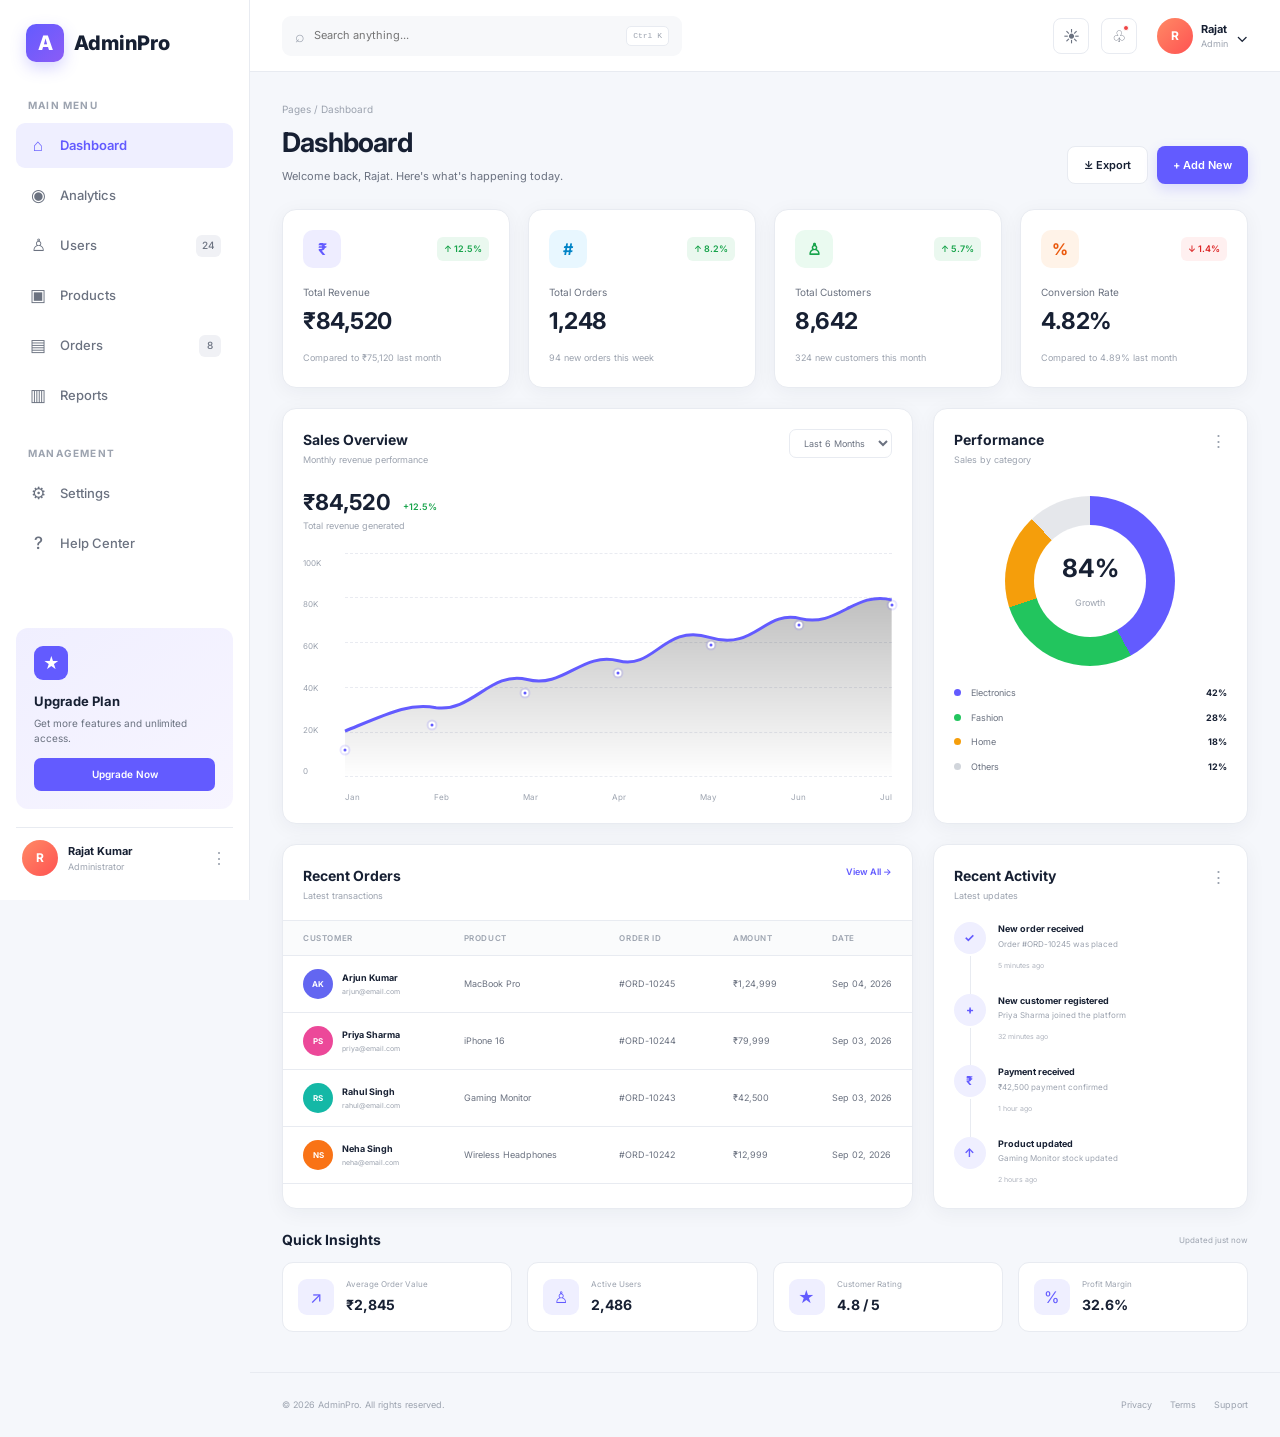
<file: Projects Css/admindashboard.html>
<!DOCTYPE html>
<html lang="en">
<head>
    <meta charset="UTF-8">
    <meta name="viewport" content="width=device-width, initial-scale=1.0">

    <title>Admin Dashboard</title>

    <!-- Google Font -->
    <link rel="preconnect" href="https://fonts.googleapis.com">
    <link rel="preconnect" href="https://fonts.gstatic.com" crossorigin>
    <link	
        href="https://fonts.googleapis.com/css2?family=Inter:wght@400;500;600;700;800&display=swap"
        rel="stylesheet"
    >

    <!-- CSS -->
    <link rel="stylesheet" href="css/admindashboard.css">
</head>

<body>

<div class="dashboard">

    <!-- ================= SIDEBAR ================= -->

    <aside class="sidebar">

        <div class="logo">
            <div class="logo-icon">A</div>
            <span>AdminPro</span>
        </div>

        <div class="menu-title">MAIN MENU</div>

        <nav class="navigation">

            <a href="#" class="nav-link active">
                <span class="nav-icon">⌂</span>
                <span>Dashboard</span>
            </a>

            <a href="#" class="nav-link">
                <span class="nav-icon">◉</span>
                <span>Analytics</span>
            </a>

            <a href="#" class="nav-link">
                <span class="nav-icon">♙</span>
                <span>Users</span>
                <span class="nav-count">24</span>
            </a>

            <a href="#" class="nav-link">
                <span class="nav-icon">▣</span>
                <span>Products</span>
            </a>

            <a href="#" class="nav-link">
                <span class="nav-icon">▤</span>
                <span>Orders</span>
                <span class="nav-count">8</span>
            </a>

            <a href="#" class="nav-link">
                <span class="nav-icon">▥</span>
                <span>Reports</span>
            </a>

        </nav>

        <div class="menu-title">MANAGEMENT</div>

        <nav class="navigation">

            <a href="#" class="nav-link">
                <span class="nav-icon">⚙</span>
                <span>Settings</span>
            </a>

            <a href="#" class="nav-link">
                <span class="nav-icon">?</span>
                <span>Help Center</span>
            </a>

        </nav>

        <!-- Sidebar bottom -->

        <div class="sidebar-bottom">

            <div class="upgrade-box">

                <div class="upgrade-icon">★</div>

                <h4>Upgrade Plan</h4>

                <p>
                    Get more features and unlimited access.
                </p>

                <button>
                    Upgrade Now
                </button>

            </div>

            <div class="profile">

                <div class="profile-image">
                    R
                </div>

                <div class="profile-info">
                    <strong>Rajat Kumar</strong>
                    <span>Administrator</span>
                </div>

                <span class="profile-arrow">⋮</span>

            </div>

        </div>

    </aside>


    <!-- ================= MAIN AREA ================= -->

    <main class="main">

        <!-- TOPBAR -->

        <header class="topbar">

            <div class="mobile-logo">
                <div class="logo-icon">A</div>
                <strong>AdminPro</strong>
            </div>

            <div class="search-box">

                <span>⌕</span>

                <input
                    type="text"
                    placeholder="Search anything..."
                >

              <kbd>Ctrl K</kbd>

            </div>

            <div class="topbar-actions">

                <button class="icon-button">
                    ☀
                </button>

                <button class="icon-button notification">
                    ♧
                    <span></span>
                </button>

                <div class="top-profile">

                    <div class="profile-image">
                        R
                    </div>

                    <div>
                        <strong>Rajat</strong>
                        <small>Admin</small>
                    </div>

                    <span>⌄</span>

                </div>

            </div>

        </header>


        <!-- ================= CONTENT ================= -->

        <section class="content">

            <!-- PAGE HEADER -->

            <div class="page-header">

                <div>
                    <p class="breadcrumb">
                        Pages / Dashboard
                    </p>

                    <h1>Dashboard</h1>

                    <p class="welcome">
                        Welcome back, Rajat. Here's what's happening today.
                    </p>
                </div>

                <div class="header-buttons">

                    <button class="secondary-btn">
                        ⤓ Export
                    </button>

                    <button class="primary-btn">
                        + Add New
                    </button>

                </div>

            </div>


            <!-- ================= STAT CARDS ================= -->

            <div class="stats-grid">

                <!-- Card 1 -->

                <div class="stat-card">

                    <div class="stat-top">

                        <div class="stat-icon revenue">
                            ₹
                        </div>

                        <span class="trend positive">
                            ↑ 12.5%
                        </span>

                    </div>

                    <p>Total Revenue</p>

                    <h2>₹84,520</h2>

                    <span class="stat-description">
                        Compared to ₹75,120 last month
                    </span>

                </div>


                <!-- Card 2 -->

                <div class="stat-card">

                    <div class="stat-top">

                        <div class="stat-icon orders">
                            #
                        </div>

                        <span class="trend positive">
                            ↑ 8.2%
                        </span>

                    </div>

                    <p>Total Orders</p>

                    <h2>1,248</h2>

                    <span class="stat-description">
                        94 new orders this week
                    </span>

                </div>


                <!-- Card 3 -->

                <div class="stat-card">

                    <div class="stat-top">

                        <div class="stat-icon users">
                            ♙
                        </div>

                        <span class="trend positive">
                            ↑ 5.7%
                        </span>

                    </div>

                    <p>Total Customers</p>

                    <h2>8,642</h2>

                    <span class="stat-description">
                        324 new customers this month
                    </span>

                </div>


                <!-- Card 4 -->

                <div class="stat-card">

                    <div class="stat-top">

                        <div class="stat-icon conversion">
                            %
                        </div>

                        <span class="trend negative">
                            ↓ 1.4%
                        </span>

                    </div>

                    <p>Conversion Rate</p>

                    <h2>4.82%</h2>

                    <span class="stat-description">
                        Compared to 4.89% last month
                    </span>

                </div>

            </div>


            <!-- ================= CHART SECTION ================= -->

            <div class="charts-grid">

                <!-- SALES CHART -->

                <div class="card sales-card">

                    <div class="card-header">

                        <div>
                            <h3>Sales Overview</h3>

                            <p>
                                Monthly revenue performance
                            </p>
                        </div>

                        <select>
                            <option>Last 6 Months</option>
                            <option>Last Year</option>
                            <option>This Year</option>
                        </select>

                    </div>


                    <div class="sales-summary">

                        <div>
                            <strong>₹84,520</strong>
                            <span class="positive-text">
                                +12.5%
                            </span>
                        </div>

                        <p>Total revenue generated</p>

                    </div>


                    <!-- CSS LINE CHART -->

                    <div class="chart-area">

                        <div class="y-labels">
                            <span>100K</span>
                            <span>80K</span>
                            <span>60K</span>
                            <span>40K</span>
                            <span>20K</span>
                            <span>0</span>
                        </div>

                        <div class="chart">

                            <div class="grid-lines">
                                <span></span>
                                <span></span>
                                <span></span>
                                <span></span>
                                <span></span>
                                <span></span>
                            </div>

                            <svg
                                class="line-chart"
                                viewBox="0 0 600 240"
                                preserveAspectRatio="none"
                            >

                                <defs>

                                    <linearGradient
                                        id="areaGradient"
                                        x1="0"
                                        y1="0"
                                        x2="0"
                                        y2="1"
                                    >

                                        <stop
                                            offset="0%"
                                            stop-opacity=".25"
                                        />

                                        <stop
                                            offset="100%"
                                            stop-opacity="0"
                                        />

                                    </linearGradient>

                                </defs>


                                <path
                                    class="area"
                                    d="
                                    M0,190
                                    C50,170 70,160 100,165
                                    C140,170 160,125 200,135
                                    C240,145 260,105 300,115
                                    C340,125 350,75 400,90
                                    C450,105 460,60 500,70
                                    C540,80 560,40 600,50
                                    L600,240
                                    L0,240
                                    Z
                                    "
                                />

                                <path
                                    class="line"
                                    d="
                                    M0,190
                                    C50,170 70,160 100,165
                                    C140,170 160,125 200,135
                                    C240,145 260,105 300,115
                                    C340,125 350,75 400,90
                                    C450,105 460,60 500,70
                                    C540,80 560,40 600,50
                                    "
                                />

                            </svg>


                            <div class="chart-dots">

                                <span style="left: 0%; top: 79%;"></span>

                                <span style="left: 16%; top: 69%;"></span>

                                <span style="left: 33%; top: 56%;"></span>

                                <span style="left: 50%; top: 48%;"></span>

                                <span style="left: 67%; top: 37%;"></span>

                                <span style="left: 83%; top: 29%;"></span>

                                <span style="left: 100%; top: 21%;"></span>

                            </div>


                            <div class="x-labels">

                                <span>Jan</span>
                                <span>Feb</span>
                                <span>Mar</span>
                                <span>Apr</span>
                                <span>May</span>
                                <span>Jun</span>
                                <span>Jul</span>

                            </div>

                        </div>

                    </div>

                </div>


                <!-- PERFORMANCE CARD -->

                <div class="card performance-card">

                    <div class="card-header">

                        <div>
                            <h3>Performance</h3>

                            <p>
                                Sales by category
                            </p>
                        </div>

                        <button class="more-btn">
                            ⋮
                        </button>

                    </div>


                    <div class="donut-wrapper">

                        <div class="donut-chart">

                            <div class="donut-center">
                                <strong>84%</strong>
                                <span>Growth</span>
                            </div>

                        </div>

                    </div>


                    <div class="legend">

                        <div>
                            <span class="legend-dot one"></span>
                            <p>Electronics</p>
                            <strong>42%</strong>
                        </div>

                        <div>
                            <span class="legend-dot two"></span>
                            <p>Fashion</p>
                            <strong>28%</strong>
                        </div>

                        <div>
                            <span class="legend-dot three"></span>
                            <p>Home</p>
                            <strong>18%</strong>
                        </div>

                        <div>
                            <span class="legend-dot four"></span>
                            <p>Others</p>
                            <strong>12%</strong>
                        </div>

                    </div>

                </div>

            </div>


            <!-- ================= LOWER GRID ================= -->

            <div class="lower-grid">


                <!-- RECENT ORDERS -->

                <div class="card orders-card">

                    <div class="card-header">

                        <div>
                            <h3>Recent Orders</h3>

                            <p>
                                Latest transactions
                            </p>
                        </div>

                        <a href="#" class="view-link">
                            View All →
                        </a>

                    </div>


                    <div class="table-wrapper">

                        <table>

                            <thead>

                                <tr>
                                    <th>Customer</th>
                                    <th>Product</th>
                                    <th>Order ID</th>
                                    <th>Amount</th>
                                    <th>Date</th>
                                    <th>Status</th>
                                </tr>

                            </thead>


                            <tbody>

                                <tr>

                                    <td>

                                        <div class="customer">

                                            <div class="avatar avatar-one">
                                                AK
                                            </div>

                                            <div>
                                                <strong>Arjun Kumar</strong>
                                                <span>arjun@email.com</span>
                                            </div>

                                        </div>

                                    </td>

                                    <td>MacBook Pro</td>

                                    <td>#ORD-10245</td>

                                    <td>₹1,24,999</td>

                                    <td>Sep 04, 2026</td>

                                    <td>
                                        <span class="status completed">
                                            Completed
                                        </span>
                                    </td>

                                </tr>


                                <tr>

                                    <td>

                                        <div class="customer">

                                            <div class="avatar avatar-two">
                                                PS
                                            </div>

                                            <div>
                                                <strong>Priya Sharma</strong>
                                                <span>priya@email.com</span>
                                            </div>

                                        </div>

                                    </td>

                                    <td>iPhone 16</td>

                                    <td>#ORD-10244</td>

                                    <td>₹79,999</td>

                                    <td>Sep 03, 2026</td>

                                    <td>
                                        <span class="status pending">
                                            Pending
                                        </span>
                                    </td>

                                </tr>


                                <tr>

                                    <td>

                                        <div class="customer">

                                            <div class="avatar avatar-three">
                                                RS
                                            </div>

                                            <div>
                                                <strong>Rahul Singh</strong>
                                                <span>rahul@email.com</span>
                                            </div>

                                        </div>

                                    </td>

                                    <td>Gaming Monitor</td>

                                    <td>#ORD-10243</td>

                                    <td>₹42,500</td>

                                    <td>Sep 03, 2026</td>

                                    <td>
                                        <span class="status completed">
                                            Completed
                                        </span>
                                    </td>

                                </tr>


                                <tr>

                                    <td>

                                        <div class="customer">

                                            <div class="avatar avatar-four">
                                                NS
                                            </div>

                                            <div>
                                                <strong>Neha Singh</strong>
                                                <span>neha@email.com</span>
                                            </div>

                                        </div>

                                    </td>

                                    <td>Wireless Headphones</td>

                                    <td>#ORD-10242</td>

                                    <td>₹12,999</td>

                                    <td>Sep 02, 2026</td>

                                    <td>
                                        <span class="status cancelled">
                                            Cancelled
                                        </span>
                                    </td>

                                </tr>

                            </tbody>

                        </table>

                    </div>

                </div>


                <!-- ACTIVITY -->

                <div class="card activity-card">

                    <div class="card-header">

                        <div>
                            <h3>Recent Activity</h3>

                            <p>
                                Latest updates
                            </p>
                        </div>

                        <button class="more-btn">
                            ⋮
                        </button>

                    </div>


                    <div class="activity-list">


                        <div class="activity-item">

                            <div class="activity-icon">
                                ✓
                            </div>

                            <div>
                                <strong>
                                    New order received
                                </strong>

                                <p>
                                    Order #ORD-10245 was placed
                                </p>

                                <small>
                                    5 minutes ago
                                </small>
                            </div>

                        </div>


                        <div class="activity-item">

                            <div class="activity-icon">
                                +
                            </div>

                            <div>
                                <strong>
                                    New customer registered
                                </strong>

                                <p>
                                    Priya Sharma joined the platform
                                </p>

                                <small>
                                    32 minutes ago
                                </small>
                            </div>

                        </div>


                        <div class="activity-item">

                            <div class="activity-icon">
                                ₹
                            </div>

                            <div>
                                <strong>
                                    Payment received
                                </strong>

                                <p>
                                    ₹42,500 payment confirmed
                                </p>

                                <small>
                                    1 hour ago
                                </small>
                            </div>

                        </div>


                        <div class="activity-item">

                            <div class="activity-icon">
                                ↑
                            </div>

                            <div>
                                <strong>
                                    Product updated
                                </strong>

                                <p>
                                    Gaming Monitor stock updated
                                </p>

                                <small>
                                    2 hours ago
                                </small>
                            </div>

                        </div>

                    </div>

                </div>

            </div>


            <!-- ================= QUICK STATS ================= -->

            <div class="quick-section">

                <div class="quick-title">
                    <h3>Quick Insights</h3>
                    <span>Updated just now</span>
                </div>


                <div class="insights-grid">

                    <div class="insight-card">

                        <div class="insight-icon">
                            ↗
                        </div>

                        <div>
                            <span>Average Order Value</span>
                            <strong>₹2,845</strong>
                        </div>

                    </div>


                    <div class="insight-card">

                        <div class="insight-icon">
                            ♙
                        </div>

                        <div>
                            <span>Active Users</span>
                            <strong>2,486</strong>
                        </div>

                    </div>


                    <div class="insight-card">

                        <div class="insight-icon">
                            ★
                        </div>

                        <div>
                            <span>Customer Rating</span>
                            <strong>4.8 / 5</strong>
                        </div>

                    </div>


                    <div class="insight-card">

                        <div class="insight-icon">
                            %
                        </div>

                        <div>
                            <span>Profit Margin</span>
                            <strong>32.6%</strong>
                        </div>

                    </div>

                </div>

            </div>

        </section>


        <!-- FOOTER -->

        <footer>

            <p>
                © 2026 AdminPro. All rights reserved.
            </p>

            <div>
                <a href="#">Privacy</a>
                <a href="#">Terms</a>
                <a href="#">Support</a>
            </div>

        </footer>

    </main>

</div>

</body>
</html>
</file>
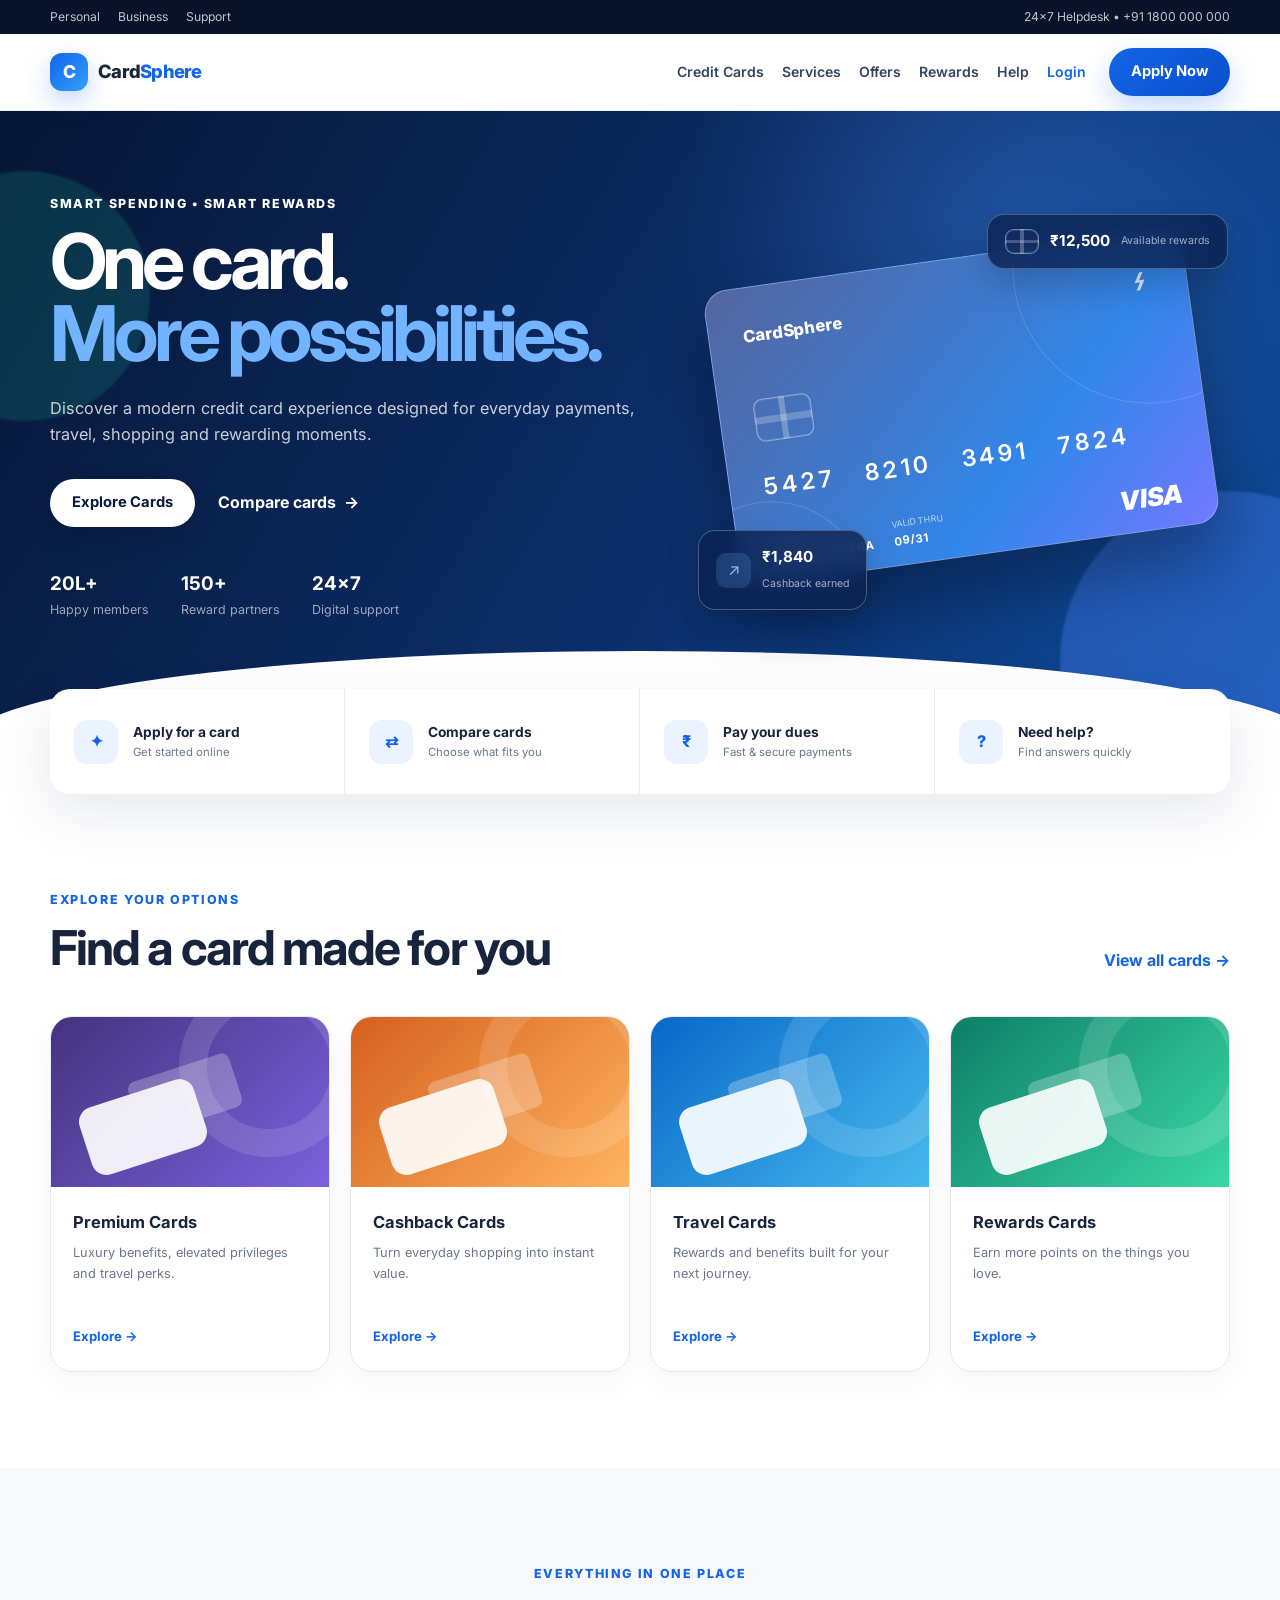
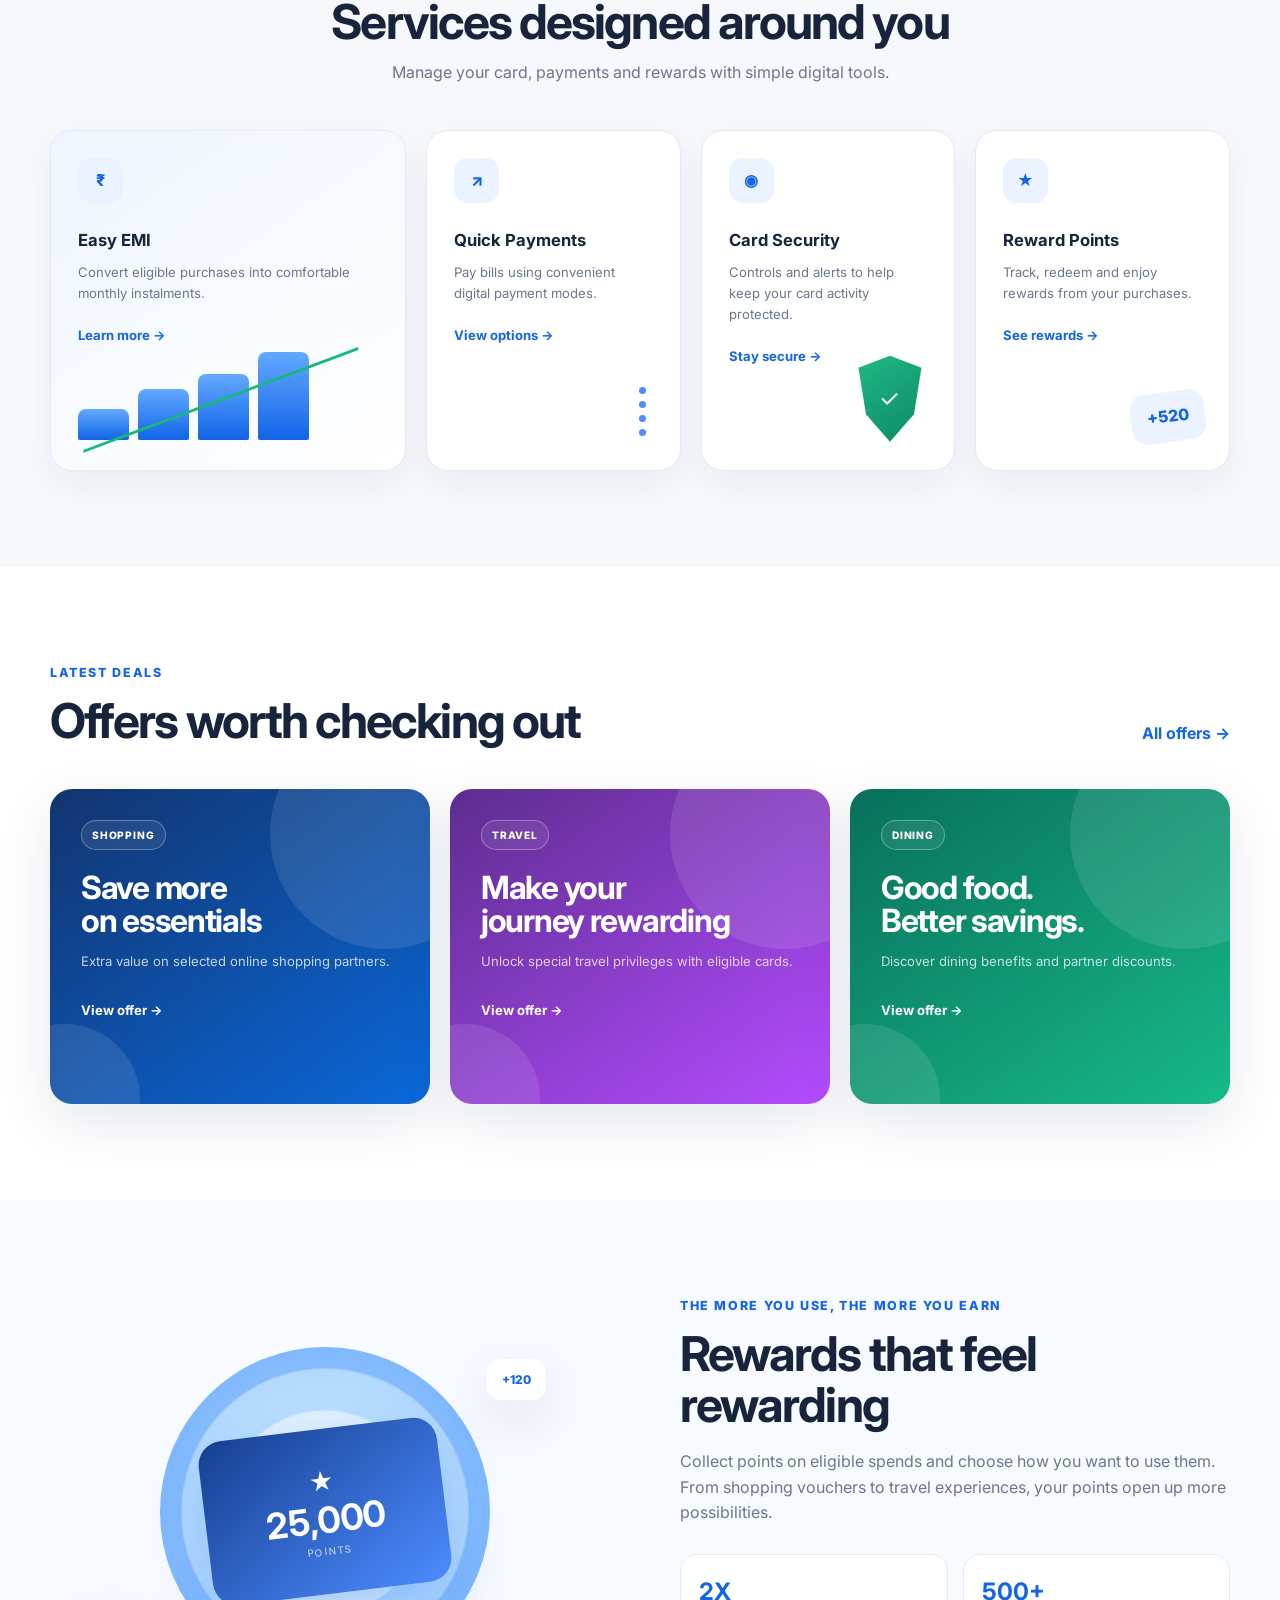
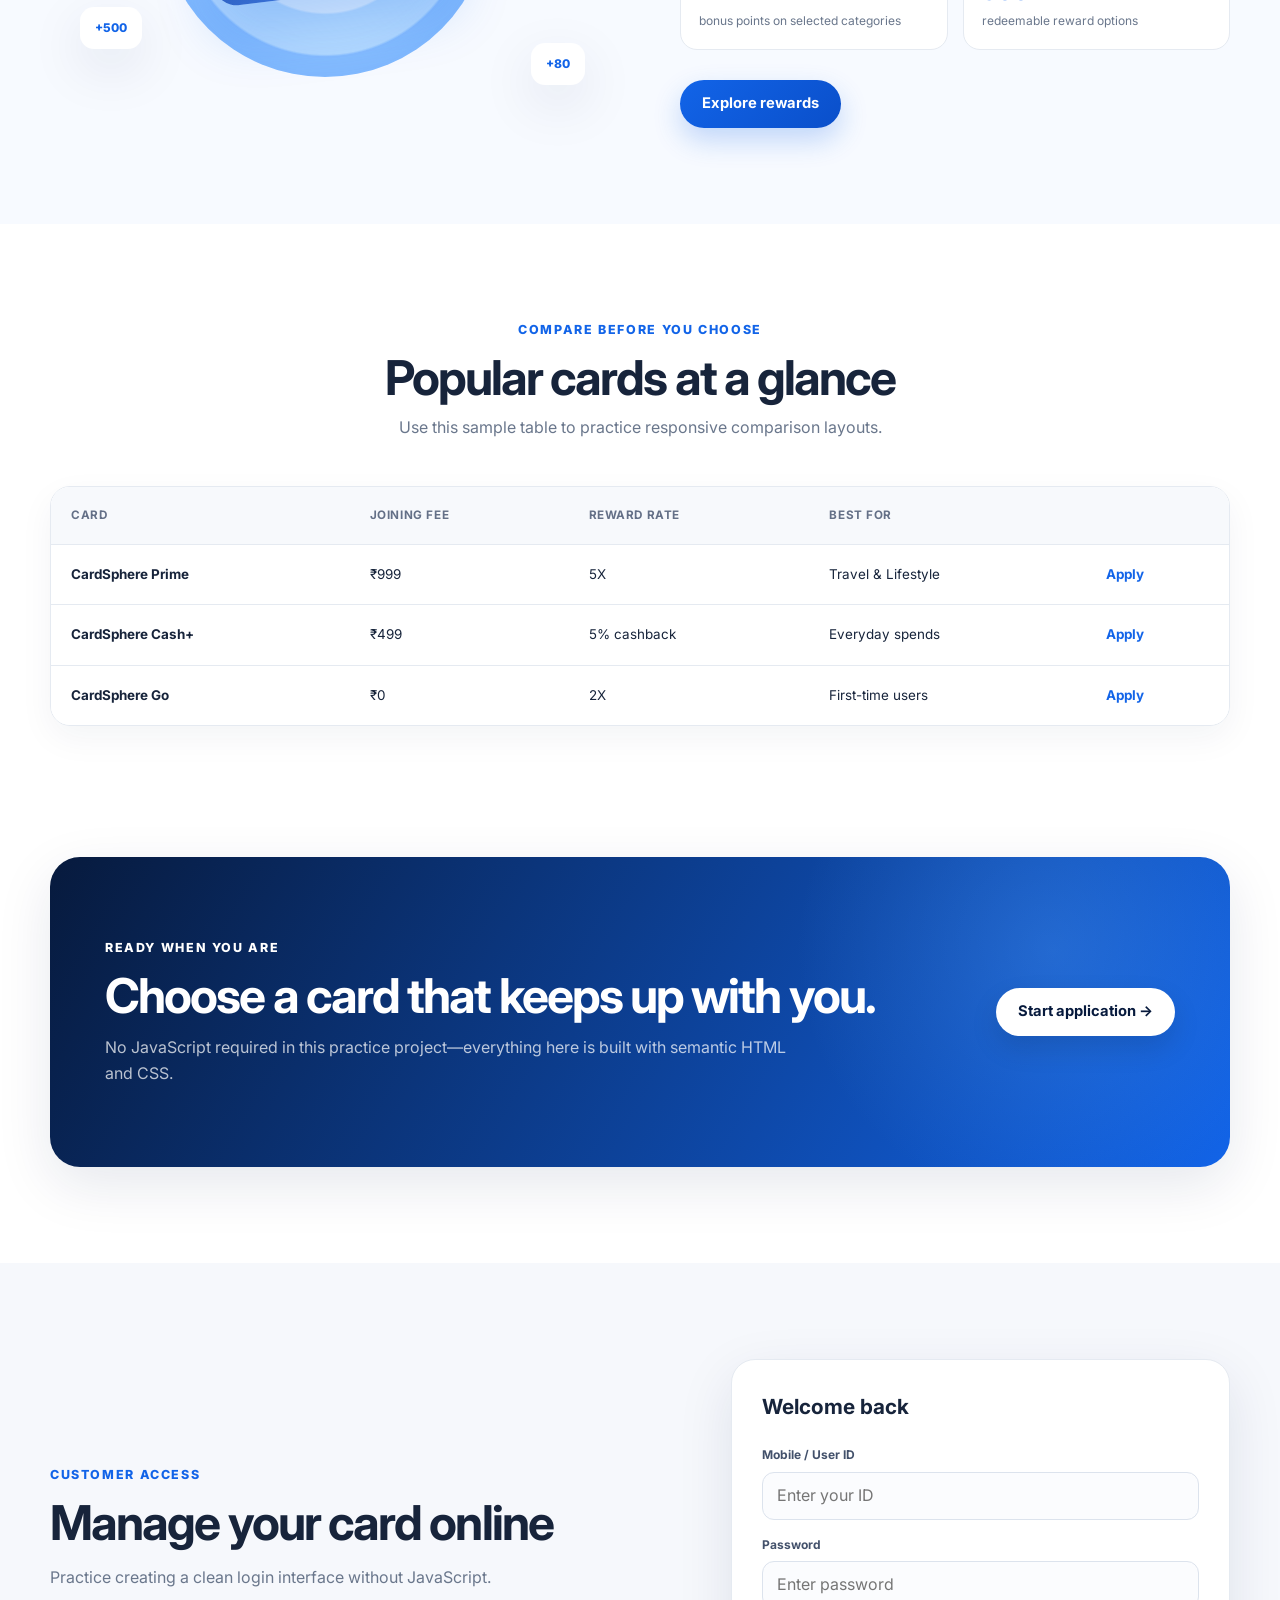
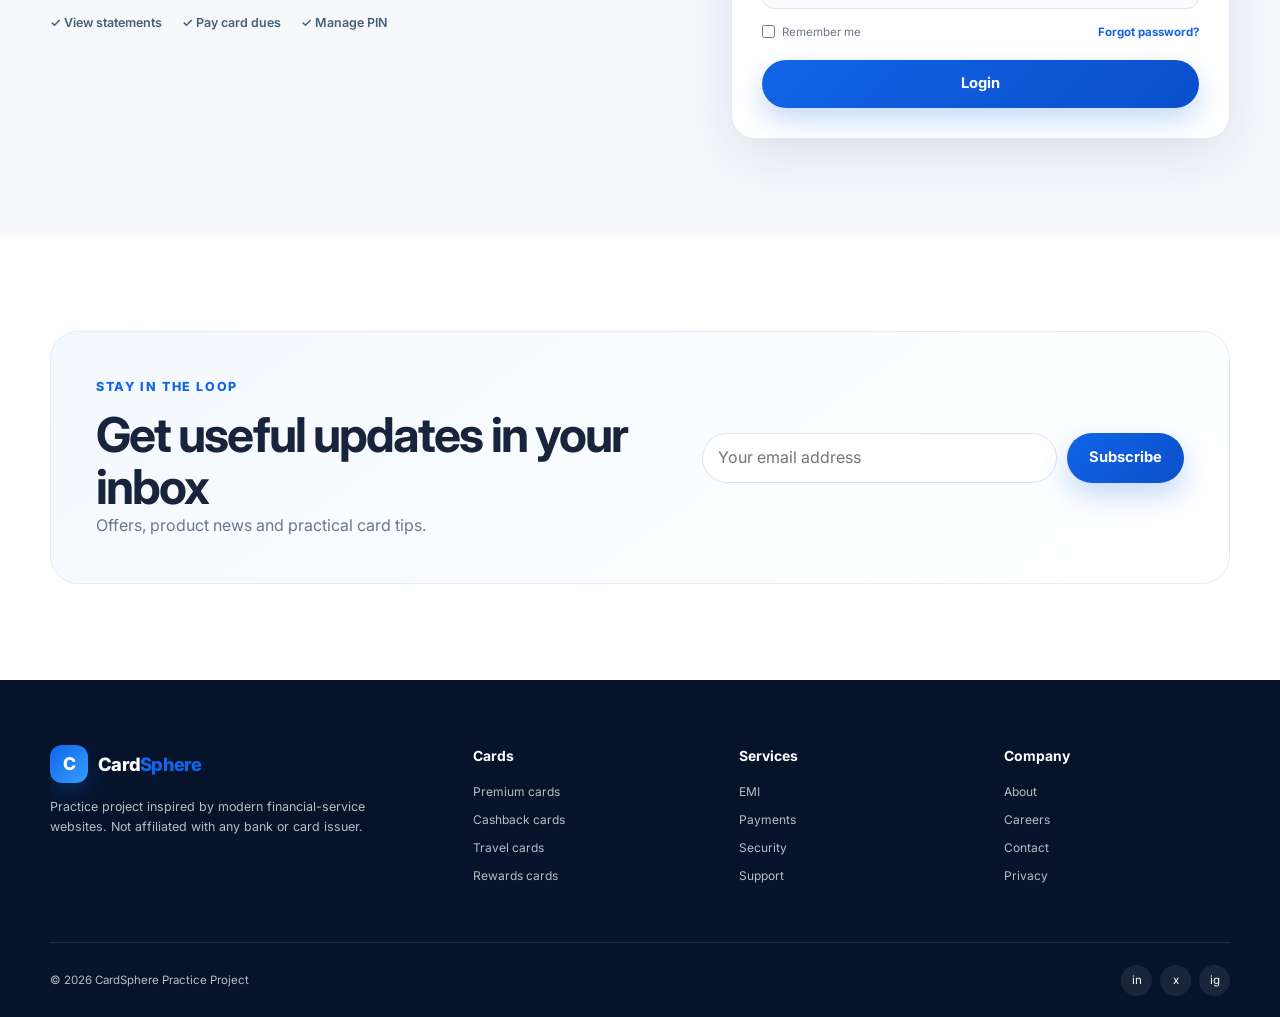
<file: Projects Css/bankwebsite.html>
<!DOCTYPE html>
<html lang="en">
<head>
  <meta charset="UTF-8">
  <meta name="viewport" content="width=device-width, initial-scale=1.0">
  <meta name="description" content="CardSphere - responsive credit card practice website built with HTML and CSS only.">
  <title>CardSphere | Smart Credit Cards</title>
  <link rel="preconnect" href="https://fonts.googleapis.com">
  <link rel="preconnect" href="https://fonts.gstatic.com" crossorigin>
  <link href="https://fonts.googleapis.com/css2?family=Inter:wght@400;500;600;700;800&display=swap" rel="stylesheet">
  <link rel="stylesheet" href="css/bankwebsite.css">
</head>
<body>

  <div class="top-strip">
    <div class="container top-strip-inner">
      <span>Personal</span>
      <span>Business</span>
      <span>Support</span>
      <span class="top-strip-right">24x7 Helpdesk • +91 1800 000 000</span>
    </div>
  </div>

  <header class="site-header">
    <div class="container nav-wrap">

      <a href="#home" class="brand" aria-label="CardSphere home">
        <span class="brand-mark">C</span>
        <span class="brand-text">Card<span>Sphere</span></span>
      </a>

      <input type="checkbox" id="menu-toggle" class="menu-toggle">
      <label for="menu-toggle" class="menu-button" aria-label="Open menu">
        <span></span><span></span><span></span>
      </label>

      <nav class="nav" aria-label="Primary navigation">
        <a href="#cards">Credit Cards</a>
        <a href="#services">Services</a>
        <a href="#offers">Offers</a>
        <a href="#rewards">Rewards</a>
        <a href="#help">Help</a>
        <a href="#login" class="login-link">Login</a>
        <a href="#apply" class="btn btn-primary nav-cta">Apply Now</a>
      </nav>
    </div>
  </header>

  <main>

    <section class="hero" id="home">
      <div class="hero-orb hero-orb-one"></div>
      <div class="hero-orb hero-orb-two"></div>

      <div class="container hero-grid">
        <div class="hero-copy">
          <p class="eyebrow">SMART SPENDING • SMART REWARDS</p>
          <h1>One card.<br><span>More possibilities.</span></h1>
          <p class="hero-text">
            Discover a modern credit card experience designed for everyday payments,
            travel, shopping and rewarding moments.
          </p>

          <div class="hero-actions">
            <a href="#apply" class="btn btn-light">Explore Cards</a>
            <a href="#compare" class="text-link">Compare cards <span>→</span></a>
          </div>

          <div class="hero-stats">
            <div>
              <strong>20L+</strong>
              <span>Happy members</span>
            </div>
            <div>
              <strong>150+</strong>
              <span>Reward partners</span>
            </div>
            <div>
              <strong>24×7</strong>
              <span>Digital support</span>
            </div>
          </div>
        </div>

        <div class="hero-visual">
          <div class="float-card float-card-small">
            <span class="chip tiny-chip"></span>
            <strong>₹12,500</strong>
            <small>Available rewards</small>
          </div>

          <div class="credit-card">
            <div class="card-top">
              <span class="card-brand">CardSphere</span>
              <span class="contactless">⌁</span>
            </div>
            <div class="chip"></div>
            <div class="card-number">5427&nbsp;&nbsp; 8210&nbsp;&nbsp; 3491&nbsp;&nbsp; 7824</div>
            <div class="card-bottom">
              <div>
                <small>MEMBER</small>
                <strong>RAJ MALHOTRA</strong>
              </div>
              <div>
                <small>VALID THRU</small>
                <strong>09/31</strong>
              </div>
              <div class="visa">VISA</div>
            </div>
          </div>

          <div class="float-card cashback-float">
            <div class="mini-icon">↗</div>
            <div>
              <strong>₹1,840</strong>
              <small>Cashback earned</small>
            </div>
          </div>
        </div>
      </div>

      <div class="hero-wave"></div>
    </section>

    <section class="quick-actions">
      <div class="container quick-grid">
        <a href="#apply" class="quick-item">
          <span class="quick-icon">✦</span>
          <div><strong>Apply for a card</strong><small>Get started online</small></div>
        </a>
        <a href="#compare" class="quick-item">
          <span class="quick-icon">⇄</span>
          <div><strong>Compare cards</strong><small>Choose what fits you</small></div>
        </a>
        <a href="#payment" class="quick-item">
          <span class="quick-icon">₹</span>
          <div><strong>Pay your dues</strong><small>Fast & secure payments</small></div>
        </a>
        <a href="#help" class="quick-item">
          <span class="quick-icon">?</span>
          <div><strong>Need help?</strong><small>Find answers quickly</small></div>
        </a>
      </div>
    </section>

    <section class="section" id="cards">
      <div class="container">
        <div class="section-heading">
          <div>
            <p class="eyebrow blue">EXPLORE YOUR OPTIONS</p>
            <h2>Find a card made for you</h2>
          </div>
          <a href="#all-cards" class="text-link dark-link">View all cards →</a>
        </div>

        <div class="card-category-grid">
          <a href="#premium" class="category-card">
            <div class="category-art purple-art">
              <span class="art-ring"></span>
              <span class="art-shape"></span>
            </div>
            <div class="category-content">
              <h3>Premium Cards</h3>
              <p>Luxury benefits, elevated privileges and travel perks.</p>
              <span>Explore →</span>
            </div>
          </a>

          <a href="#cashback" class="category-card">
            <div class="category-art orange-art">
              <span class="art-ring"></span>
              <span class="art-shape"></span>
            </div>
            <div class="category-content">
              <h3>Cashback Cards</h3>
              <p>Turn everyday shopping into instant value.</p>
              <span>Explore →</span>
            </div>
          </a>

          <a href="#travel" class="category-card">
            <div class="category-art blue-art">
              <span class="art-ring"></span>
              <span class="art-shape"></span>
            </div>
            <div class="category-content">
              <h3>Travel Cards</h3>
              <p>Rewards and benefits built for your next journey.</p>
              <span>Explore →</span>
            </div>
          </a>

          <a href="#rewards" class="category-card">
            <div class="category-art green-art">
              <span class="art-ring"></span>
              <span class="art-shape"></span>
            </div>
            <div class="category-content">
              <h3>Rewards Cards</h3>
              <p>Earn more points on the things you love.</p>
              <span>Explore →</span>
            </div>
          </a>
        </div>
      </div>
    </section>

    <section class="section soft-section" id="services">
      <div class="container">
        <div class="section-heading centered">
          <p class="eyebrow blue">EVERYTHING IN ONE PLACE</p>
          <h2>Services designed around you</h2>
          <p>Manage your card, payments and rewards with simple digital tools.</p>
        </div>

        <div class="service-grid">
          <article class="service-card featured-service">
            <div class="service-icon">₹</div>
            <h3>Easy EMI</h3>
            <p>Convert eligible purchases into comfortable monthly instalments.</p>
            <a href="#emi">Learn more →</a>
            <div class="service-visual">
              <div class="bar bar-a"></div>
              <div class="bar bar-b"></div>
              <div class="bar bar-c"></div>
              <div class="bar bar-d"></div>
              <span class="trend-line"></span>
            </div>
          </article>

          <article class="service-card">
            <div class="service-icon">↗</div>
            <h3>Quick Payments</h3>
            <p>Pay bills using convenient digital payment modes.</p>
            <a href="#payment">View options →</a>
            <div class="service-dots"><i></i><i></i><i></i><i></i></div>
          </article>

          <article class="service-card">
            <div class="service-icon">◉</div>
            <h3>Card Security</h3>
            <p>Controls and alerts to help keep your card activity protected.</p>
            <a href="#security">Stay secure →</a>
            <div class="shield-mini">✓</div>
          </article>

          <article class="service-card">
            <div class="service-icon">★</div>
            <h3>Reward Points</h3>
            <p>Track, redeem and enjoy rewards from your purchases.</p>
            <a href="#rewards">See rewards →</a>
            <div class="points-bubble">+520</div>
          </article>
        </div>
      </div>
    </section>

    <section class="section offers-section" id="offers">
      <div class="container">
        <div class="section-heading">
          <div>
            <p class="eyebrow blue">LATEST DEALS</p>
            <h2>Offers worth checking out</h2>
          </div>
          <a href="#all-offers" class="text-link dark-link">All offers →</a>
        </div>

        <div class="offer-grid">
          <article class="offer-card offer-one">
            <div class="offer-tag">SHOPPING</div>
            <h3>Save more<br>on essentials</h3>
            <p>Extra value on selected online shopping partners.</p>
            <a href="#offer1">View offer →</a>
          </article>

          <article class="offer-card offer-two">
            <div class="offer-tag">TRAVEL</div>
            <h3>Make your<br>journey rewarding</h3>
            <p>Unlock special travel privileges with eligible cards.</p>
            <a href="#offer2">View offer →</a>
          </article>

          <article class="offer-card offer-three">
            <div class="offer-tag">DINING</div>
            <h3>Good food.<br>Better savings.</h3>
            <p>Discover dining benefits and partner discounts.</p>
            <a href="#offer3">View offer →</a>
          </article>
        </div>
      </div>
    </section>

    <section class="section rewards-section" id="rewards">
      <div class="container rewards-wrap">
        <div class="rewards-illustration">
          <div class="reward-orb"></div>
          <div class="reward-box">
            <span>★</span>
            <strong>25,000</strong>
            <small>POINTS</small>
          </div>
          <div class="reward-floating rf-one">+120</div>
          <div class="reward-floating rf-two">+500</div>
          <div class="reward-floating rf-three">+80</div>
        </div>

        <div class="rewards-copy">
          <p class="eyebrow blue">THE MORE YOU USE, THE MORE YOU EARN</p>
          <h2>Rewards that feel rewarding</h2>
          <p>
            Collect points on eligible spends and choose how you want to use them.
            From shopping vouchers to travel experiences, your points open up more possibilities.
          </p>

          <div class="reward-points">
            <div>
              <strong>2X</strong>
              <span>bonus points on selected categories</span>
            </div>
            <div>
              <strong>500+</strong>
              <span>redeemable reward options</span>
            </div>
          </div>

          <a href="#catalogue" class="btn btn-primary">Explore rewards</a>
        </div>
      </div>
    </section>

    <section class="section compare-section" id="compare">
      <div class="container">
        <div class="section-heading centered">
          <p class="eyebrow blue">COMPARE BEFORE YOU CHOOSE</p>
          <h2>Popular cards at a glance</h2>
          <p>Use this sample table to practice responsive comparison layouts.</p>
        </div>

        <div class="compare-table-wrap">
          <table class="compare-table">
            <thead>
              <tr>
                <th>Card</th>
                <th>Joining Fee</th>
                <th>Reward Rate</th>
                <th>Best For</th>
                <th></th>
              </tr>
            </thead>
            <tbody>
              <tr>
                <td><strong>CardSphere Prime</strong></td>
                <td>₹999</td>
                <td>5X</td>
                <td>Travel & Lifestyle</td>
                <td><a href="#apply">Apply</a></td>
              </tr>
              <tr>
                <td><strong>CardSphere Cash+</strong></td>
                <td>₹499</td>
                <td>5% cashback</td>
                <td>Everyday spends</td>
                <td><a href="#apply">Apply</a></td>
              </tr>
              <tr>
                <td><strong>CardSphere Go</strong></td>
                <td>₹0</td>
                <td>2X</td>
                <td>First-time users</td>
                <td><a href="#apply">Apply</a></td>
              </tr>
            </tbody>
          </table>
        </div>
      </div>
    </section>

    <section class="section apply-section" id="apply">
      <div class="container apply-box">
        <div>
          <p class="eyebrow">READY WHEN YOU ARE</p>
          <h2>Choose a card that keeps up with you.</h2>
          <p>No JavaScript required in this practice project—everything here is built with semantic HTML and CSS.</p>
        </div>
        <a href="#application-form" class="btn btn-light">Start application →</a>
      </div>
    </section>

    <section class="section login-section" id="login">
      <div class="container login-grid">
        <div>
          <p class="eyebrow blue">CUSTOMER ACCESS</p>
          <h2>Manage your card online</h2>
          <p>Practice creating a clean login interface without JavaScript.</p>
          <div class="login-benefits">
            <span>✓ View statements</span>
            <span>✓ Pay card dues</span>
            <span>✓ Manage PIN</span>
          </div>
        </div>

        <form class="login-card" action="#">
          <h3>Welcome back</h3>
          <label for="user">Mobile / User ID</label>
          <input id="user" type="text" placeholder="Enter your ID">

          <label for="pass">Password</label>
          <input id="pass" type="password" placeholder="Enter password">

          <div class="form-row">
            <label class="check-label">
              <input type="checkbox">
              <span>Remember me</span>
            </label>
            <a href="#forgot">Forgot password?</a>
          </div>

          <button type="submit" class="btn btn-primary full-btn">Login</button>
        </form>
      </div>
    </section>

    <section class="section newsletter-section" id="help">
      <div class="container newsletter">
        <div>
          <p class="eyebrow blue">STAY IN THE LOOP</p>
          <h2>Get useful updates in your inbox</h2>
          <p>Offers, product news and practical card tips.</p>
        </div>
        <form class="subscribe-form" action="#">
          <label class="sr-only" for="email">Email address</label>
          <input id="email" type="email" placeholder="Your email address">
          <button class="btn btn-primary" type="submit">Subscribe</button>
        </form>
      </div>
    </section>

  </main>

  <footer class="footer">
    <div class="container footer-top">
      <div class="footer-about">
        <a href="#home" class="brand footer-brand">
          <span class="brand-mark">C</span>
          <span class="brand-text">Card<span>Sphere</span></span>
        </a>
        <p>Practice project inspired by modern financial-service websites. Not affiliated with any bank or card issuer.</p>
      </div>

      <div class="footer-col">
        <h4>Cards</h4>
        <a href="#premium">Premium cards</a>
        <a href="#cashback">Cashback cards</a>
        <a href="#travel">Travel cards</a>
        <a href="#rewards">Rewards cards</a>
      </div>

      <div class="footer-col">
        <h4>Services</h4>
        <a href="#services">EMI</a>
        <a href="#payment">Payments</a>
        <a href="#security">Security</a>
        <a href="#help">Support</a>
      </div>

      <div class="footer-col">
        <h4>Company</h4>
        <a href="#about">About</a>
        <a href="#careers">Careers</a>
        <a href="#contact">Contact</a>
        <a href="#privacy">Privacy</a>
      </div>
    </div>

    <div class="container footer-bottom">
      <span>© 2026 CardSphere Practice Project</span>
      <div class="socials">
        <a href="#linkedin">in</a>
        <a href="#x">x</a>
        <a href="#instagram">ig</a>
      </div>
    </div>
  </footer>

</body>
</html>
</file>
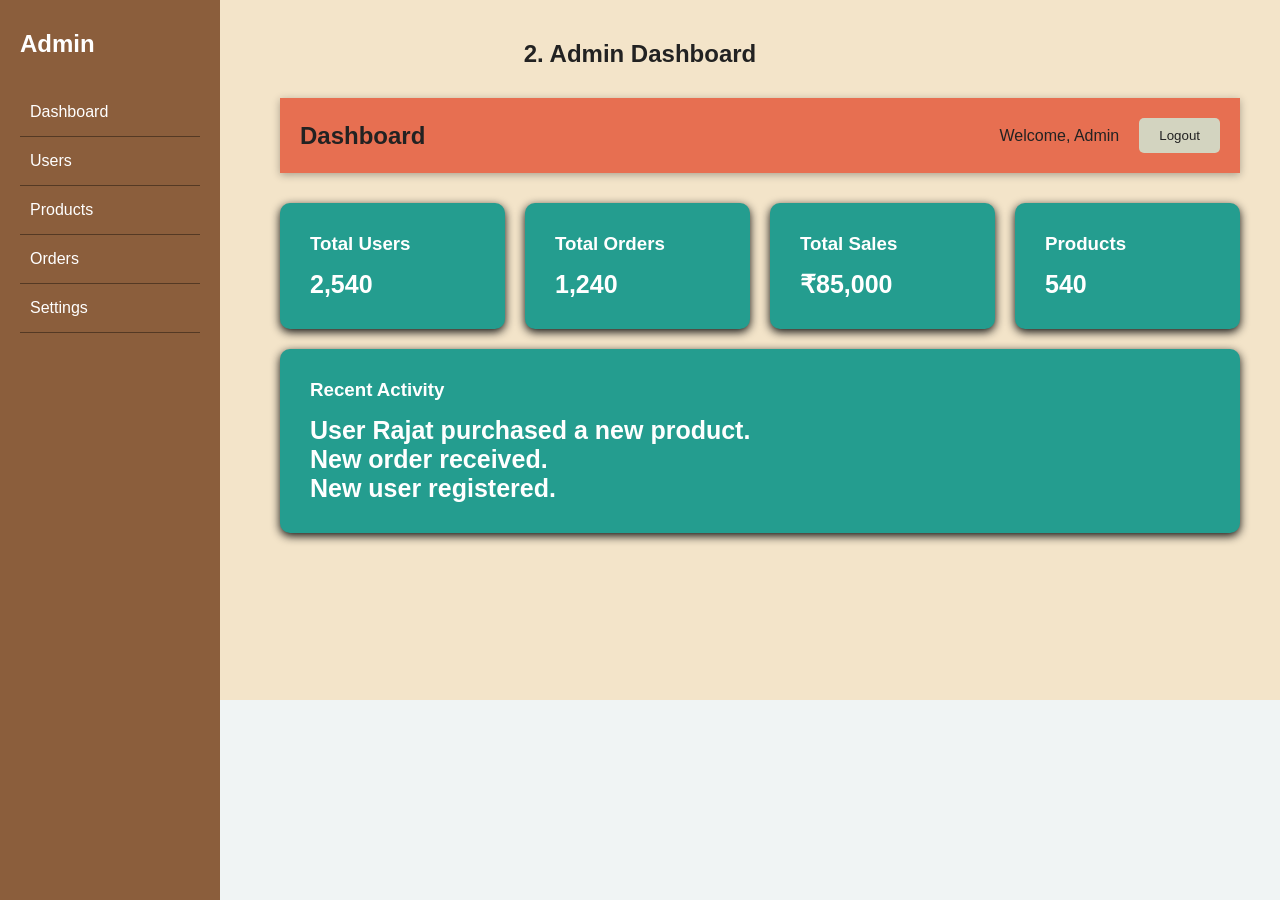
<file: Projects Css/dashboard.html>
<!DOCTYPE html>
<html lang="en">

<head>
    <meta charset="UTF-8">
    <meta name="viewport" content="width=device-width, initial-scale=1.0">

    <title>Admin Dashboard</title>

    <link rel="stylesheet" href="css/style.css">
</head>

<body>

    <section class="project dashboard-project">

        <h1>2. Admin Dashboard</h1>

        <aside class="sidebar">

            <h2>Admin</h2>

            <a href="#">Dashboard</a>
            <a href="#">Users</a>
            <a href="#">Products</a>
            <a href="#">Orders</a>
            <a href="#">Settings</a>

        </aside>

        <div class="dashboard-main">

            <nav class="dashboard-navbar">

                <h2>Dashboard</h2>

                <div>

                    <span>Welcome, Admin</span>

                    <button type="button">
                        Logout
                    </button>

                </div>

            </nav>

            <div class="dashboard-grid">

                <div class="dashboard-card">

                    <h3>Total Users</h3>

                    <p>2,540</p>

                </div>

                <div class="dashboard-card">

                    <h3>Total Orders</h3>

                    <p>1,240</p>

                </div>

                <div class="dashboard-card">

                    <h3>Total Sales</h3>

                    <p>₹85,000</p>

                </div>

                <div class="dashboard-card">

                    <h3>Products</h3>

                    <p>540</p>

                </div>
                
                <div class="dashboard-card large">

                    <h3>Recent Activity</h3>

                    <p>
                        User Rajat purchased a new product.
                    </p>

                    <p>
                        New order received.
                    </p>

                    <p>
                        New user registered.
                    </p>

                </div>


            </div>

        </div>

    </section>

</body>

</html>
</file>
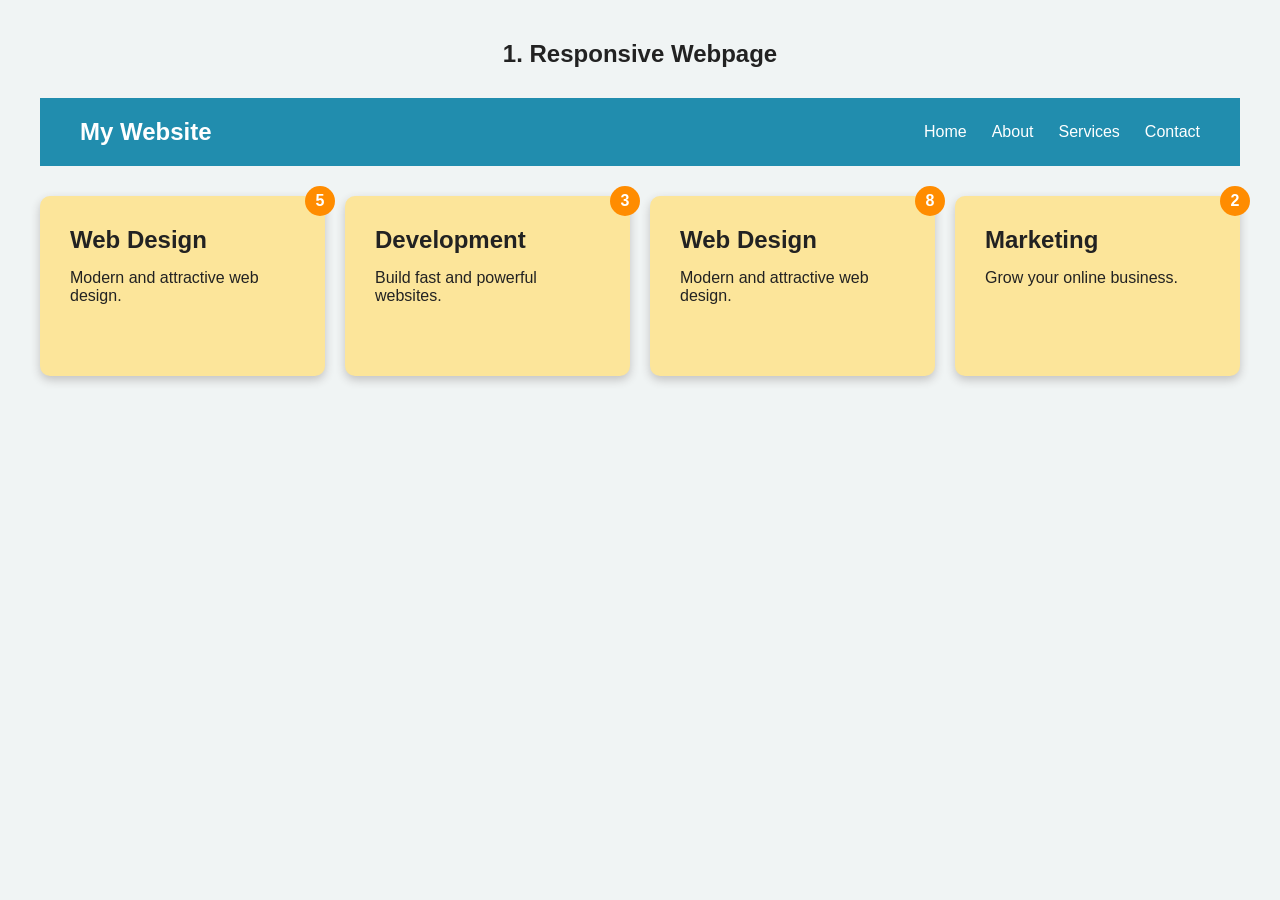
<file: Projects Css/responsivewebpage.html>
<!DOCTYPE html>
<html lang="en">
<head>
    <meta charset="UTF-8">
    <meta name="viewport" content="width=device-width, initial-scale=1.0">
    <title>Responsive Webpage</title>
    <link rel="stylesheet" href="css/style.css">
</head>
<body>
     <section class="project">

        <h1>1. Responsive Webpage</h1>

        <nav class="navbar">

            <h2>My Website</h2>

            <div class="nav-links">
                <a href="#">Home</a>
                <a href="#">About</a>
                <a href="#">Services</a>
                <a href="#">Contact</a>
            </div>

        </nav>

        <div class="cards">

            <div class="card">
                <span class="notification">5</span>
                <h2>Web Design</h2>
                <p>Modern and attractive web design.</p>
            </div>

            <div class="card">
                <span class="notification">3</span>
                <h2>Development</h2>
                <p>Build fast and powerful websites.</p>
            </div>

            <div class="card">
                <span class="notification">8</span>
                <h2>Web Design</h2>
                <p>Modern and attractive web design.</p>
            </div>

            <div class="card">
                <span class="notification">2</span>
                <h2>Marketing</h2>
                <p>Grow your online business.</p>
            </div>

        </div>

    </section>

</body>
</html>
</file>
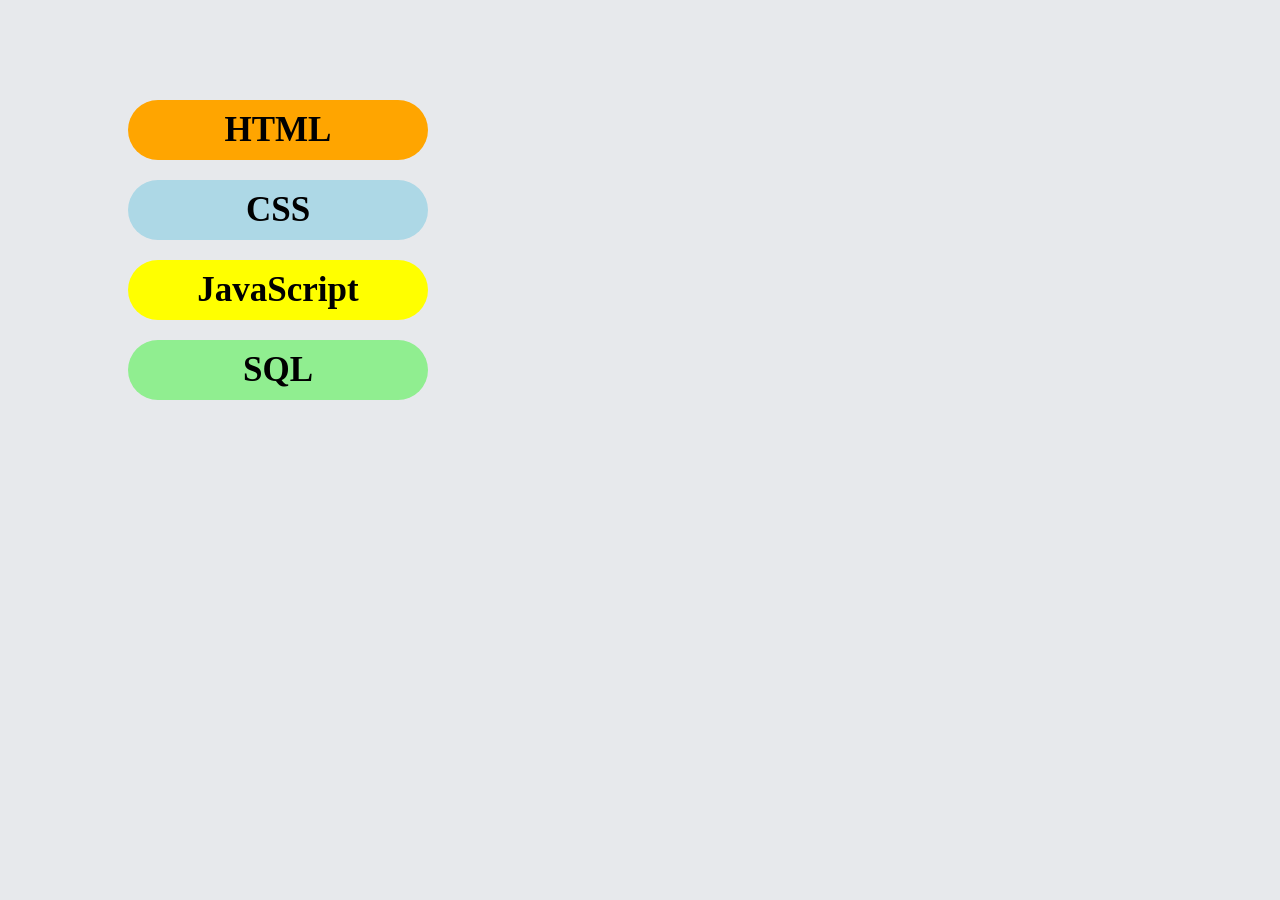
<file: Projects Css/transform.html>
<!DOCTYPE html>
<html lang="en">
<head>
    <meta charset="UTF-8">
    <meta name="viewport" content="width=device-width, initial-scale=1.0">

    <title>Skills Transition</title>

    <style>
* {
    background:rgb(231, 233, 236);
}
        .container {
            margin: 100px;
        }

        .skill {
            width: 300px;
            height: 60px;
            margin: 20px;
            border-radius: 50px;

            display: flex;
            justify-content: center;
            align-items: center;

            font-size: 35px;
            font-weight: bold;

            transition: transform 4s ease;
        }

        
        .container:hover .skill {
            transform: translateX(1000px);
        }

        
        .html {
            background-color: orange;
            transition-delay: 0s;
        }

    
        .css {
            background-color: lightblue;
            transition-delay: 0.3s;
        }

        
        .javascript {
            background-color: yellow;
            transition-delay: 0.6s;
        }

        
        .sql {
            background-color: lightgreen;
            transition-delay: 0.9s;
        }

    </style>
</head>

<body>

    <div class="container">

        <div class="skill html">HTML</div>

        <div class="skill css">CSS</div>

        <div class="skill javascript">JavaScript</div>

        <div class="skill sql">SQL</div>

    </div>

</body>
</html>
</file>
<file: css/variables.css>
:root{
  --primary:#2563eb;
  --primary-dark:#1d4ed8;
  --primary-soft:#eff6ff;
  --accent:#f97316;
  --success:#16a34a;
  --danger:#dc2626;
  --warning:#f59e0b;
  --ink:#0f172a;
  --text:#475569;
  --muted:#64748b;
  --line:#e2e8f0;
  --surface:#ffffff;
  --surface-soft:#f8fafc;
  --dark:#0b1120;
  --radius-sm:10px;
  --radius-md:16px;
  --radius-lg:24px;
  --shadow-sm:0 4px 16px rgba(15,23,42,.06);
  --shadow-md:0 12px 30px rgba(15,23,42,.10);
  --shadow-lg:0 24px 60px rgba(15,23,42,.14);
  --container:1200px;
  --transition:180ms ease;
}
</file>
<file: css/global.css>
h1,h2,h3,h4,h5,h6
{
    line-height:1.2;
    color:var(--ink)

}

p{
    margin:0
}

fieldset{

    border:0

}
legend{
    
    padding:0

}
body
{
    
    font-family:Inter,
    ui-sans-serif,

    system-ui,-apple-system,BlinkMacSystemFont,
    "Segoe UI",
    sans-serif;
    
    color:var(--ink);
    
    background:var(--surface);
    
    line-height:1.6;
    
    -webkit-font-smoothing:antialiased

}
::selection {

    background:var(--primary);color:#fff

}

.container{
    width:min(calc(100% - 32px),
    
    var(--container));
    
    margin-inline:auto

}

.section{

    padding:80px 0

}

.section-sm{
    
    padding:48px 0

}
.section-head{
    
    display:flex;
    
    justify-content:space-between;
    
    align-items:end;
    
    gap:24px;
    
    margin-bottom:30px

}
.section-head h2{
    
    font-size:clamp(1.7rem,3vw,2.4rem);

    line-height:1.15;

    letter-spacing:-.03em

}
.section-head p{
    
    max-width:600px;
    
    color:var(--muted)

}
.text-center{
    
    text-align:center

}

.text-muted{
    
    color:var(--muted)

}
.grid{
    
    display:grid;
    
    gap:24px

}

.grid-2{
    
    grid-template-columns:repeat(2,minmax(0,1fr))

}

.grid-3{
    
    grid-template-columns:repeat(3,minmax(0,1fr))

}

.grid-4{
    
    
grid-template-columns:repeat(4,minmax(0,1fr))

}

.badge{
    display:inline-flex;

    align-items:center;

    gap:7px;padding:6px 10px;

    border-radius:999px;
    
    background:var(--primary-soft);
    
    color:var(--primary);
    
    font-size:.78rem;
    
    font-weight:800

}


.skip-link{
    
    position:fixed;

    left:16px;

    top:-60px;

    background:var(--ink);

    color:#fff;

    padding:10px 14px;

    border-radius:8px;
    
    z-index:1000

}

.skip-link:focus{

    top:16px

}

.breadcrumb
{
    display:flex;
    
    flex-wrap:wrap;
    
    gap:8px;
    
    color:var(--muted);
    
    font-size:.9rem;
    
    margin-bottom:24px

}

.breadcrumb a:hover{
    
    color:var(--primary)

}
.divider{
    
    height:1px;
    
    background:var(--line);
    
    margin:24px 0

}

.icon{
    
    width:20px;

    height:20px;

    flex:none

}

.icon-lg{
    
    width:24px;
    
    height:24px

}
.surface{
    
    background:#fff;
    
    border:1px solid var(--line);
    
    border-radius:var(--radius-md);
    
    box-shadow:var(--shadow-sm)

}

.sr-only{
    position:absolute;
    
    width:1px;
    
    height:1px;
   
    padding:0;
   
    margin:-1px;
    
    overflow:hidden;
    
    clip:rect(0,0,0,0);
    
    white-space:nowrap;
    
    border:0

}

@media (max-width:900px){
    
    .grid-4{grid-template-columns:repeat(2,minmax(0,1fr))
    
    }
    
    .grid-3{
        
        grid-template-columns:repeat(2,minmax(0,1fr))
    
    }
    
    .section{
        padding:64px 0

    }

}

@media (max-width:640px){
    
    .container{
        
        width:min(calc(100% - 24px),
        
        var(--container))
    
    }
    
    .section{
        
        padding:48px 0
    
    }
    
    .grid-2,.grid-3,.grid-4{
        
        grid-template-columns:1fr
    
    }
    
    .section-head{
        
        display:block
    
    }
    
    .section-head p{
        
        margin-top:10px
    
    }

}
</file>
<file: css/components/navbar.css>
.site-header{
    
    position:sticky;
    
    top:0;
    
    z-index:100;
    
    background:rgba(255,255,255,.94);
    
    backdrop-filter:blur(16px);
    
    border-bottom:1px solid rgba(226,232,240,.8)

}

.navbar{
    
    min-height:76px;
    
    display:flex;
    
    align-items:center;
    
    justify-content:space-between;
    
    gap:24px

}

.logo{
    
    display:inline-flex;
    
    align-items:center;
    
    gap:10px;
    
    font-weight:900;
    
    font-size:1.25rem;
    
    letter-spacing:-.03em

}

.logo-mark{
    
    width:38px;
    
    height:38px;
    
    display:grid;
    
    place-items:center;
    
    background:linear-gradient(135deg,var(--primary),#7c3aed);
    
    color:#fff;
    
    border-radius:12px;
    
    box-shadow:var(--shadow-sm)

}

.nav-menu{display:flex;
    
    align-items:center;
    
    gap:24px

}

.nav-menu a{
    
    color:var(--text);
    
    font-weight:700;
    
    font-size:.94rem;
    
    position:relative

}

.nav-menu a::after{
    
    content:"";
    
    position:absolute;
    
    left:0;
    
    bottom:-9px;
    
    width:0;
    
    height:2px;
    
    background:var(--primary);
    
    transition:var(--transition)

}

.nav-menu a:hover,

.nav-menu a:focus-visible{
    
    color:var(--primary)

}

.nav-menu a:hover::after,

.nav-menu a:focus-visible::after{
    
    width:100%

}


.nav-actions{
    
    display:flex;
    
    align-items:center;
    
    gap:10px

}

.nav-icon{
    
    width:42px;
    
    height:42px;
    
    border:1px solid var(--line);
    
    border-radius:12px;
    
    display:grid;
    
    place-items:center;
    
    background:#fff;
    
    transition:var(--transition)

}

.nav-icon:hover,

.nav-icon:focus-visible{
    
    border-color:#bfdbfe;
    
    box-shadow:var(--shadow-sm);
    
    color:var(--primary)

}
.cart-count{
    
    position:relative

}

.cart-count::after{
    
    content:"2";
    
    position:absolute;
    
    top:-5px;
    
    right:-5px;
    
    min-width:18px;
    
    height:18px;
    
    padding:0 5px;
    
    border-radius:999px;
    
    background:var(--accent);
    
    color:#fff;
    
    font-size:.68rem;
    
    line-height:18px;
    
    text-align:center;
    
    font-weight:900

}


.menu-toggle{
    
    display:none

}


@media (max-width:760px){
    
    .navbar{
        
        min-height:68px
    
    }
    
    .nav-menu{
        
        display:none
    
    }
    
    .menu-toggle{
        
        display:grid
    
    }
    
    .nav-actions .login-action{
        
        display:none
    }
    
    .navbar .btn{
        
        display:none
    
    }

}
</file>
<file: css/components/button.css>
.btn{
    
    display:inline-flex;
    
    align-items:center;
    
    justify-content:center;
    
    gap:9px;
    
    min-height:46px;
    
    padding:0 18px;
    
    border-radius:12px;
    
    font-weight:800;
    
    font-size:.93rem;
    
    transition:transform var(--transition),
    
    box-shadow var(--transition),
    
    background var(--transition),
    
    border-color var(--transition);
    
    white-space:nowrap

}

.btn:hover{
    
    transform:translateY(-2px)

}
.btn-primary{
    
    background:var(--primary);
    
    color:#fff;
    
    box-shadow:0 8px 20px rgba(37,99,235,.22)

}

.btn-primary:hover,

.btn-primary:focus-visible{
    
    background:var(--primary-dark)

}

.btn-secondary{background:#fff;
    
    color:var(--ink);
    
    border:1px solid var(--line)

}

.btn-secondary:hover,

.btn-secondary:focus-visible{
    
    border-color:#bfdbfe;
    
    color:var(--primary)

}


.btn-soft{
    
    background:var(--primary-soft);
    
    color:var(--primary)

}

.btn-danger{
    
    background:#fef2f2;
    
    color:var(--danger)

}

.btn-block{
    
    width:100%

}

.btn-lg{
    
    min-height:54px;
    
    padding-inline:22px
}

.btn:focus-visible,

.nav-icon:focus-visible,

.input:focus-visible,

.select:focus-visible,

.textarea:focus-visible{
    
    outline:3px solid rgba(37,99,235,.18);
    
    outline-offset:2px

}
</file>
<file: css/components/card.css>
.product-card{
    
    background:#fff;
    
    border:1px solid var(--line);
    
    border-radius:var(--radius-md);
    
    overflow:hidden;
    
    transition:transform var(--transition),

    box-shadow var(--transition),
    
    border-color var(--transition)

}

.product-card:hover{
    
    transform:translateY(-5px);
    
    box-shadow:var(--shadow-md);
    
    border-color:#cbd5e1

}
.product-media{
    
    position:relative;
    
    aspect-ratio:1/1;
    
    background:var(--surface-soft);
    
    overflow:hidden

}

.product-media img{
    
    width:100%;
    
    height:100%;
    
    object-fit:cover;
    
    transition:transform .35s ease

}

.product-card:hover .product-media img{
    
    transform:scale(1.04)

  }


.product-tag{
    
    position:absolute;
    
    top:12px;
    
    left:12px;
    
    padding:6px 9px;
    
    border-radius:999px;
    
    background:#fff;
    
    font-size:.72rem;
    
    font-weight:900;
    
    box-shadow:var(--shadow-sm)

}

.product-body{
    
    padding:18px

}

.product-category{
    
    
    font-size:.78rem;
    
    color:var(--muted);
    
    font-weight:700;
    
    text-transform:uppercase;
    
    letter-spacing:.08em

}

.product-title{
    
    font-size:1rem;
    
    font-weight:850;
    
    margin:5px 0 9px

}

.product-title a:hover{
    
    color:var(--primary)

}


.rating{
    
    display:flex;
    
    align-items:center;
    
    gap:6px;
    
    font-size:.84rem;
    
    margin-bottom:13px

}

.stars{
    
    letter-spacing:1px;
    
    color:#f59e0b

}

.rating span{
    
    color:var(--muted)

}

.product-bottom{
    
    display:flex;
    
    align-items:center;
    
    justify-content:space-between;
 
    gap:12px

}

.price{
    
    font-size:1.1rem;
    
    font-weight:900

}

.price del{
    
    font-size:.82rem;
    
    color:#94a3b8;
    
    font-weight:600;
    
    margin-left:4px

}

.mini-cart{
    
    width:40px;
    
    height:40px;
    
    border-radius:11px;
    
    background:var(--ink);
    
    color:#fff;
    
    display:grid;
    
    place-items:center;
    
    transition:var(--transition)

}

.mini-cart:hover,

.mini-cart:focus-visible{
    
    background:var(--primary)

}

.feature-card{
    
    padding:22px;
    
    border:1px solid var(--line);
    
    border-radius:var(--radius-md);
    
    background:#fff;
    
    box-shadow:var(--shadow-sm)

}

.feature-card .feature-icon{
    
    width:48px;
    
    height:48px;
    
    border-radius:14px;
    
    background:var(--primary-soft);
    
    color:var(--primary);
    
    display:grid;
    
    place-items:center;
    
    margin-bottom:15px

}

.feature-card h3{
    
    font-size:1rem;
    
    margin-bottom:6px

}

.feature-card p{
    
    color:var(--muted);
    
    font-size:.9rem

}
</file>
<file: css/components/footer.css>
.site-footer{
    
    background:var(--dark);
    
    color:#cbd5e1;
    
    padding-top:64px

}

.footer-grid{
    
    display:grid;
    
    grid-template-columns:1.2fr repeat(3,1fr);
    
    gap:40px;
    
    padding-bottom:50px

}

.footer-brand p{
    
    max-width:360px;
    
    margin:16px 0 20px;
    
    color:#94a3b8

}

.footer-links h3{
    
    font-size:.95rem;
    
    color:#fff;
    
    margin-bottom:16px

}

.footer-links li+li{
    
    margin-top:10px

}

.footer-links a{
    
    color:#94a3b8;
    
    font-size:.9rem

}

.footer-links a:hover,

.footer-links a:focus-visible{
    
    color:#fff

}

.socials{
    
    display:flex;
    
    gap:9px

}

.socials a{
    
    width:38px;
    
    height:38px;
    
    border:1px solid #334155;
    
    border-radius:10px;
    
    display:grid;
    
    place-items:center

}

.socials a:hover{
    
    background:#1e293b;
    
    color:#fff

}

.footer-bottom{
    
    border-top:1px solid #1e293b;
    
    padding:18px 0;
    
    display:flex;
    
    justify-content:space-between;
    
    gap:15px;
    
    color:#64748b;
    
    font-size:.82rem

}


@media (max-width:800px){
    
    .footer-grid{
        
        grid-template-columns:repeat(2,1fr)
    
    }

}

@media (max-width:520px){
    
    .footer-grid{
        
        grid-template-columns:1fr
    
    }
    
    .footer-bottom{
        
        display:block
    
    }
    
    .footer-bottom p+p{
        
        margin-top:7px
    }
}
</file>
<file: css/components/modal.css>
.modal{
    
    position:fixed;
    
    inset:0;
    
    display:none;
    
    align-items:center;
    
    justify-content:center;
    
    padding:20px;
    
    background:rgba(15,23,42,.6);
    
    z-index:200

}

.modal:target{
    
    display:flex

}

.modal-dialog{
    
    width:min(100%,560px);
    
    background:#fff;
    
    border-radius:var(--radius-lg);
    
    box-shadow:var(--shadow-lg);
    
    overflow:hidden

}

.modal-head,

.modal-body{
    
    padding:22px

}

.modal-head{
    
    display:flex;
    
    justify-content:space-between;
    
    align-items:center;
    
    border-bottom:1px solid var(--line)

}

.modal-close{
    
    width:38px;
    
    height:38px;
    
    border-radius:10px;
    
    display:grid;
    
    place-items:center;
    
    background:var(--surface-soft)

}

.modal-close:hover{
    
    background:#e2e8f0

}
</file>
<file: css/pages/home.css>
.hero{
    
    padding:38px 0 70px

}

.hero-wrap{
    
    display:grid;
    
    grid-template-columns:1.05fr .95fr;
    
    gap:34px;
    
    align-items:center;
    
    background:linear-gradient(135deg,#eff6ff 0%,#ffffff 52%,#fff7ed 100%);
    
    border:1px solid var(--line);
    
    border-radius:28px;
    
    padding:clamp(28px,5vw,64px);
    
    overflow:hidden

}

.hero-copy .eyebrow{
    
    display:inline-flex;
    
    align-items:center;
    
    gap:8px;
    
    padding:7px 11px;
    
    border-radius:999px;
    
    background:#fff;
    
    border:1px solid var(--line);
    
    font-size:.78rem;
    
    font-weight:900;
    
    color:var(--primary);
    
    margin-bottom:18px

}

.hero-copy h1{
    
    font-size:clamp(2.5rem,5vw,4.4rem);
    
    line-height:.98;
    
    letter-spacing:-.06em;
    
    max-width:650px

}

.hero-copy p{
    
    font-size:1.05rem;
    
    color:var(--text);
    
    max-width:580px;
    
    margin:20px 0 28px

}

.hero-actions{
    
    display:flex;
    
    gap:12px;
    
    flex-wrap:wrap

}

.hero-media{
    
    position:relative

}

.hero-media img{
    
    width:100%;
    
    border-radius:24px;
    
    aspect-ratio:1/.82;
    
    object-fit:cover;
    
    box-shadow:var(--shadow-lg)

}

.hero-float{
    
    position:absolute;
    
    left:-18px;
    
    bottom:20px;
    
    background:#fff;
    
    padding:13px 15px;
    
    border-radius:15px;
    
    box-shadow:var(--shadow-md);
    
    font-size:.8rem;
    
    font-weight:900

}

.hero-float span{
    
    display:block;
    
    color:var(--muted);
    
    font-weight:600;
    
    margin-top:2px

}

.category-card{
    
    display:block;
    
    position:relative;
    
    overflow:hidden;
    
    border-radius:18px;
    
    aspect-ratio:1/1;
    
    border:1px solid var(--line)

}

.category-card img{
    
    width:100%;
    
    height:100%;
    
    object-fit:cover;
    
    transition:.35s

}

.category-card::after{
    
    content:"";
    
    position:absolute;
    
    inset:auto 0 0;
    
    height:46%;
    
    background:linear-gradient(transparent,rgba(15,23,42,.75))

}
.category-card:hover img{
    
    transform:scale(1.05)

}

.category-card .category-info{
    
    position:absolute;
    
    left:16px;
    
    right:16px;
    
    bottom:15px;
    
    z-index:2;
    
    color:#fff

}

.category-card h3{
    
    font-size:1.05rem

}

.category-card p{
    
    font-size:.78rem;
    
    color:#e2e8f0

}
.newsletter{
    
    padding:45px;
    
    border-radius:24px;
    
    background:var(--dark);
    
    color:#fff;
    
    display:grid;
    
    grid-template-columns:1fr 1fr;
    
    align-items:center;
    
    gap:24px

}

.newsletter p{
    
    color:#94a3b8;
    
    margin-top:8px

}

.newsletter-form{
    
    display:flex;
    
    gap:10px

}

.newsletter-input{
    
    min-width:0;
    
    flex:1;
    
    min-height:48px;
    
    padding:0 14px;
    
    border-radius:12px;
    
    border:1px solid #334155;
    
    background:#111827;
    
    color:#fff

}

@media (max-width:820px){
    
    .hero-wrap,
    
    .newsletter{grid-template-columns:1fr}
    
    .hero-media{order:-1}
    
    .hero-float{left:10px}

}


@media (max-width:580px){
    
    .newsletter{padding:28px}
    
    .newsletter-form{display:block}
    
    .newsletter-input{
        
        width:100%;
        
        margin-bottom:10px
    
    }
    
    .newsletter-form .btn{
     
        width:100%
    
    }

}
</file>
<file: css/pages/cart.css>
.cart-layout{
    
    display:grid;
    
    grid-template-columns:1fr 360px;
    
    gap:28px

}

.cart-list{
    
    padding:20px

}

.cart-row{
    
    display:grid;
    
    grid-template-columns:90px 1fr auto auto auto;
    
    gap:18px;
    
    align-items:center;
    
    padding:16px 0;
    
    border-bottom:1px solid var(--line)

}

.cart-row:last-child{
    
    border-bottom:0

}

.cart-thumb{
    
    width:90px;
    
    height:90px;
    
    border-radius:12px;
    
    overflow:hidden;
    
    background:var(--surface-soft)

}

.cart-thumb img{
    
    width:100%;
    
    height:100%;
    
    object-fit:cover

}

.cart-name{
    
    font-weight:850

}

.cart-meta{
    
    font-size:.82rem;
    
    color:var(--muted);
    
    
    
    
    margin-top:4px

}

.qty{
    
    display:flex;
    
    align-items:center;
    
    border:1px solid var(--line);
    
    border-radius:10px;
    
    overflow:hidden

}

.qty button{
    
    width:34px;
    
    height:34px

}

.qty span{
    
    width:34px;
    
    text-align:center;
    
    font-size:.86rem;
    
    font-weight:800

}
.remove{
    
    font-size:.82rem;
    
    color:var(--danger)

}

.summary{
    
    padding:24px;
    
    position:sticky;
    
    top:95px;

}

.summary h2{
    
    font-size:1.15rem

}

.summary-row{
    
    display:flex;
    
    justify-content:space-between;
    
    gap:20px;
    
    margin-top:14px;
    
    color:var(--text)

}

.summary-total{
    
    font-weight:900;
    
    color:var(--ink);
    
    font-size:1.15rem

}

.coupon{
    
    display:flex;
    
    gap:8px;
    
    margin:20px 0

}

.coupon input{
    
    flex:1;
    
    min-width:0

}
     @media (max-width:920px){
        
        .cart-layout{
            
            grid-template-columns:1fr
        
        }
        
        .summary{
            
            position:static
        
        }
    
    }
    
    @media (max-width:680px){
        
        .cart-row{
            
            grid-template-columns:70px 1fr auto;
            
            gap:12px
        
        }
        
        .cart-thumb
        
        {
            width:70px;
            
            height:70px
        
        }
        
        .cart-row .qty,.cart-row .cart-price{
            
            grid-column:2
        
        }
        
        .cart-row .remove{
            
            grid-column:3;
            
            grid-row:2
        
        }
        
        .cart-row .cart-price{
            
            grid-row:2
        
        }
    
    }
</file>
<file: css/pages/checkout.css>
.checkout-layout{
    
    display:grid;
    
    grid-template-columns:1.2fr .8fr;
    
    gap:30px

}

.checkout-panel{
    
    padding:26px

}

.form-section+.form-section{
    
    margin-top:34px

}

.form-section h2{
    
    font-size:1.1rem;
    
    margin-bottom:18px

}

.form-grid{
    
    display:grid;
    
    grid-template-columns:repeat(2,minmax(0,1fr));
    
    gap:16px

}

.field{display:flex;
    
    flex-direction:column;
    
    gap:7px

}

.field.full{
    
    grid-column:1/-1

}

.field label{
    
    font-size:.83rem;
    
    font-weight:800

}

.input,.select,.textarea{
    
    width:100%;
    
    min-height:46px;
    
    border:1px solid var(--line);
    
    border-radius:11px;
    
    padding:10px 13px;
    
    background:#fff;
    
    color:var(--ink)

}

.textarea{
    
    min-height:105px;
    
    resize:vertical

}

.payment-options{
    
    display:grid;
    
    gap:10px

}

.payment-option{
    
    display:flex;
    
    align-items:center;
    
    gap:10px;
    
    padding:13px;
    
    border:1px solid var(--line)
    
    ;border-radius:11px

}

.payment-option input{
    
    accent-color:var(--primary)

}

.order-box{
    
    padding:24px;
    
    position:sticky;
    
    top:95px

}

.order-item{
    
    display:flex;
    
    justify-content:space-between;
    
    
    gap:14px;
    
    padding:11px 0;
    
    border-bottom:1px solid var(--line);
    
    font-size:.88rem

}

.order-item span:first-child{
    
    color:var(--text)

}
.auth-shell{
    
    min-height:calc(100vh - 76px);
    
    display:grid;
    
    place-items:center;
    
    padding:50px 0;
    
    background:var(--surface-soft)

}

.auth-card{
    
    width:min(100%,440px);
    
    padding:30px

}

.auth-card h1{
   
    font-size:1.9rem;
    
    letter-spacing:-.03em

}

.auth-card>p{
    
    color:var(--muted);
    
    margin:7px 0 24px

}

.auth-form{display:grid;
    
    gap:15px

}

.auth-links{display:flex;
    justify-content:space-between;
    
    gap:12px;
    
    margin-top:4px;
    
    font-size:.84rem

}

.auth-links a{
    
    color:var(--primary);
    
    font-weight:700

}

@media (max-width:900px){
    
    .checkout-layout{
        
        grid-template-columns:1fr
    
    }
    
    .order-box{
        
        position:static
    
    }

}

@media (max-width:620px){
    
    .form-grid{
        
        
    grid-template-columns:1fr

}

.field.full{
    
    grid-column:auto
}

}
</file>
<file: css/pages/products.css>
.page-hero{
    
    padding:46px 0 30px;
    
    background:var(--surface-soft);
    
    border-bottom:1px solid var(--line)

}

.page-hero h1{
    
    font-size:clamp(2rem,4vw,3.2rem);
 
    letter-spacing:-.04em

}

.page-hero p{
    
    color:var(--muted);
    
    max-width:620px;
    
    margin-top:8px

}

.shop-layout{
    
    display:grid;
    
    grid-template-columns:250px 1fr;
    
    gap:28px

}

.filter-panel{
    
    position:sticky;
    
    top:95px;
    
    align-self:start;
    
    padding:20px

}

.filter-title{
    
    font-weight:900;
    
    margin-bottom:12px

}

.filter-group+.filter-group{
    
    margin-top:24px

}

.check-row{
    
    display:flex;
    
    gap:10px;
    
    align-items:center;
    
    font-size:.9rem;
    
    color:var(--text);
    
    margin-top:10px

}

.check-row input{
    
    accent-color:var(--primary)

}

.price-range{
    
    width:100%;
    
    accent-color:var(--primary)

}


.shop-top{display:flex;
    
    justify-content:space-between;
    
    align-items:center;
    
    gap:15px;
    
    margin-bottom:20px

}

.result-count{
    
    font-size:.9rem;
    
    color:var(--muted)

}

.select{
    
    min-height:42px;
    
    padding:0 12px;
    
    border:1px solid var(--line);
    
    border-radius:10px;
    
    background:#fff;
    
    color:var(--ink)

}


@media (max-width:880px){
    
    .shop-layout{
        
        grid-template-columns:1fr
    
    }
    
    .filter-panel{
        
        position:static
    }
    
    }
</file>
<file: Projects Css/css/admindashboard.css>
/* =========================================================
   1. ROOT VARIABLES
   ========================================================= */

:root {

    --primary: #635bff;
    --primary-dark: #5148e8;

    --background: #f5f7fb;

    --white: #ffffff;

    --text: #172033;
    --text-light: #6b7280;
    --text-muted: #9ca3af;

    --border: #e8ebf1;

    --success: #16a34a;
    --success-bg: #eaf8ef;

    --warning: #d97706;
    --warning-bg: #fff7e6;

    --danger: #dc2626;
    --danger-bg: #fff0f0;

    --sidebar-width: 250px;

    --shadow:
        0 4px 20px rgba(20, 30, 55, 0.05);

    --radius: 14px;

}


/* =========================================================
   2. RESET
   ========================================================= */

* {
    margin: 0;
    padding: 0;
    box-sizing: border-box;
}


html {
    scroll-behavior: smooth;
}


body {

    font-family: "Inter", sans-serif;

    background: var(--background);

    color: var(--text);

    line-height: 1.5;

}


button,
input,
select {
    font: inherit;
}


button {
    cursor: pointer;
}


a {
    text-decoration: none;
    color: inherit;
}


/* =========================================================
   3. DASHBOARD LAYOUT
   ========================================================= */

.dashboard {

    min-height: 100vh;

    display: grid;

    grid-template-columns:
        var(--sidebar-width)
        minmax(0, 1fr);

}


/* =========================================================
   4. SIDEBAR
   ========================================================= */

.sidebar {

    position: sticky;

    top: 0;

    height: 100vh;

    background: var(--white);

    border-right: 1px solid var(--border);

    padding: 24px 16px;

    display: flex;

    flex-direction: column;

    overflow-y: auto;

}


/* Logo */

.logo {

    display: flex;

    align-items: center;

    gap: 10px;

    padding: 0 10px;

    margin-bottom: 36px;

}


.logo-icon {

    width: 38px;

    height: 38px;

    border-radius: 10px;

    background:
        linear-gradient(
            135deg,
            var(--primary),
            #8b5cf6
        );

    color: white;

    display: grid;

    place-items: center;

    font-size: 20px;

    font-weight: 800;

    box-shadow:
        0 6px 15px rgba(99, 91, 255, .25);

}


.logo span {

    font-size: 20px;

    font-weight: 800;

}


/* Menu heading */

.menu-title {

    font-size: 10px;

    font-weight: 700;

    letter-spacing: 1.2px;

    color: var(--text-muted);

    padding: 0 12px;

    margin-bottom: 10px;

}


/* Navigation */

.navigation {

    display: flex;

    flex-direction: column;

    gap: 5px;

    margin-bottom: 28px;

}


.nav-link {

    min-height: 45px;

    padding: 0 12px;

    border-radius: 9px;

    display: flex;

    align-items: center;

    gap: 12px;

    color: var(--text-light);

    font-size: 13px;

    font-weight: 500;

    transition: .25s ease;

}


.nav-link:hover {

    background: #f3f4ff;

    color: var(--primary);

}


.nav-link.active {

    color: var(--primary);

    background: #efefff;

    font-weight: 600;

}


.nav-icon {

    width: 20px;

    text-align: center;

    font-size: 17px;

}


.nav-count {

    margin-left: auto;

    min-width: 22px;

    height: 22px;

    padding: 0 6px;

    border-radius: 6px;

    display: grid;

    place-items: center;

    background: #f0f1f5;

    font-size: 10px;

}


/* Sidebar bottom */

.sidebar-bottom {

    margin-top: auto;

}


/* Upgrade */

.upgrade-box {

    padding: 18px;

    border-radius: 12px;

    background:
        linear-gradient(
            145deg,
            #f0efff,
            #f7f5ff
        );

    margin-bottom: 18px;

}


.upgrade-icon {

    width: 34px;

    height: 34px;

    border-radius: 9px;

    background: var(--primary);

    color: white;

    display: grid;

    place-items: center;

    margin-bottom: 12px;

}


.upgrade-box h4 {

    font-size: 13px;

    margin-bottom: 5px;

}


.upgrade-box p {

    font-size: 10px;

    color: var(--text-light);

    line-height: 1.5;

    margin-bottom: 12px;

}


.upgrade-box button {

    width: 100%;

    border: 0;

    padding: 9px;

    border-radius: 7px;

    color: white;

    background: var(--primary);

    font-size: 10px;

    font-weight: 600;

}


/* Profile */

.profile {

    display: flex;

    align-items: center;

    gap: 10px;

    padding: 12px 6px 0;

    border-top: 1px solid var(--border);

}


.profile-image {

    width: 36px;

    height: 36px;

    flex-shrink: 0;

    border-radius: 50%;

    display: grid;

    place-items: center;

    color: white;

    font-size: 12px;

    font-weight: 700;

    background:
        linear-gradient(
            135deg,
            #ff8a65,
            #ff5252
        );

}


.profile-info {

    display: flex;

    flex-direction: column;

    min-width: 0;

}


.profile-info strong {

    font-size: 11px;

    white-space: nowrap;

}


.profile-info span {

    font-size: 9px;

    color: var(--text-muted);

}


.profile-arrow {

    margin-left: auto;

    color: var(--text-muted);

}


/* =========================================================
   5. MAIN
   ========================================================= */

.main {

    min-width: 0;

}


/* =========================================================
   6. TOPBAR
   ========================================================= */

.topbar {

    height: 72px;

    background: var(--white);

    border-bottom: 1px solid var(--border);

    padding: 0 32px;

    display: flex;

    align-items: center;

    justify-content: space-between;

    gap: 20px;

    position: sticky;

    top: 0;

    z-index: 20;

}


/* Search */

.search-box {

    width: min(400px, 40vw);

    height: 40px;

    display: flex;

    align-items: center;

    gap: 9px;

    padding: 0 12px;

    background: #f7f8fa;

    border: 1px solid transparent;

    border-radius: 9px;

    color: var(--text-muted);

}


.search-box:focus-within {

    border-color: var(--primary);

    background: white;

}


.search-box input {

    width: 100%;

    border: 0;

    outline: 0;

    background: transparent;

    font-size: 11px;

    color: var(--text);

}


.search-box kbd {

    padding: 3px 6px;

    border: 1px solid var(--border);

    border-radius: 5px;

    background: white;

    font-size: 8px;

    white-space: nowrap;

}


/* Top actions */

.topbar-actions {

    display: flex;

    align-items: center;

    gap: 12px;

}


.icon-button {

    width: 36px;

    height: 36px;

    border: 1px solid var(--border);

    background: white;

    border-radius: 8px;

    color: var(--text-light);

    position: relative;

}


.notification span {

    position: absolute;

    width: 6px;

    height: 6px;

    border-radius: 50%;

    background: #ef4444;

    right: 7px;

    top: 6px;

    border: 1px solid white;

}


.top-profile {

    display: flex;

    align-items: center;

    gap: 8px;

    padding-left: 8px;

}


.top-profile strong {

    display: block;

    font-size: 11px;

}


.top-profile small {

    display: block;

    font-size: 9px;

    color: var(--text-muted);

}


.mobile-logo {

    display: none;

}


/* =========================================================
   7. CONTENT
   ========================================================= */

.content {

    padding: 30px 32px 40px;

    max-width: 1700px;

    margin: auto;

}


/* Page header */

.page-header {

    display: flex;

    justify-content: space-between;

    align-items: flex-end;

    gap: 20px;

    margin-bottom: 25px;

}


.breadcrumb {

    font-size: 10px;

    color: var(--text-muted);

    margin-bottom: 6px;

}


.page-header h1 {

    font-size: 27px;

    letter-spacing: -.8px;

}


.welcome {

    color: var(--text-light);

    font-size: 11px;

    margin-top: 4px;

}


.header-buttons {

    display: flex;

    gap: 9px;

}


.primary-btn,
.secondary-btn {

    border: 0;

    border-radius: 8px;

    padding: 10px 16px;

    font-size: 11px;

    font-weight: 600;

}


.primary-btn {

    background: var(--primary);

    color: white;

    box-shadow:
        0 5px 14px rgba(99,91,255,.2);

}


.secondary-btn {

    background: white;

    color: var(--text);

    border: 1px solid var(--border);

}


/* =========================================================
   8. STATISTICS GRID
   ========================================================= */

.stats-grid {

    display: grid;

    grid-template-columns:
        repeat(4, minmax(0, 1fr));

    gap: 18px;

    margin-bottom: 20px;

}


.stat-card {

    background: white;

    border: 1px solid var(--border);

    border-radius: var(--radius);

    padding: 20px;

    box-shadow: var(--shadow);

    transition:
        transform .25s ease,
        box-shadow .25s ease;

}


.stat-card:hover {

    transform: translateY(-3px);

    box-shadow:
        0 12px 30px rgba(20,30,55,.08);

}


.stat-top {

    display: flex;

    align-items: center;

    justify-content: space-between;

    margin-bottom: 17px;

}


.stat-icon {

    width: 38px;

    height: 38px;

    display: grid;

    place-items: center;

    border-radius: 10px;

    font-weight: 700;

}


.revenue {

    background: #eeedff;

    color: var(--primary);

}


.orders {

    background: #e8f7ff;

    color: #0284c7;

}


.users {

    background: #eafaf0;

    color: #16a34a;

}


.conversion {

    background: #fff3e8;

    color: #ea580c;

}


.trend {

    font-size: 9px;

    padding: 5px 7px;

    border-radius: 6px;

    font-weight: 600;

}


.trend.positive {

    color: var(--success);

    background: var(--success-bg);

}


.trend.negative {

    color: var(--danger);

    background: var(--danger-bg);

}


.stat-card > p {

    color: var(--text-light);

    font-size: 10px;

    margin-bottom: 4px;

}


.stat-card h2 {

    font-size: 23px;

    letter-spacing: -.5px;

    margin-bottom: 4px;

}


.stat-description {

    color: var(--text-muted);

    font-size: 9px;

}


/* =========================================================
   9. COMMON CARD
   ========================================================= */

.card {

    background: white;

    border: 1px solid var(--border);

    border-radius: var(--radius);

    box-shadow: var(--shadow);

}


.card-header {

    padding: 20px 20px 0;

    display: flex;

    align-items: flex-start;

    justify-content: space-between;

    gap: 15px;

}


.card-header h3 {

    font-size: 14px;

}


.card-header p {

    font-size: 9px;

    color: var(--text-muted);

    margin-top: 3px;

}


.card-header select {

    padding: 7px 10px;

    border: 1px solid var(--border);

    border-radius: 7px;

    background: white;

    color: var(--text-light);

    outline: 0;

    font-size: 9px;

}


.more-btn {

    background: none;

    border: 0;

    color: var(--text-muted);

    font-size: 17px;

}


/* =========================================================
   10. CHART GRID
   ========================================================= */

.charts-grid {

    display: grid;

    grid-template-columns:
        minmax(0, 2fr)
        minmax(280px, 1fr);

    gap: 20px;

    margin-bottom: 20px;

}


/* =========================================================
   11. SALES CHART
   ========================================================= */

.sales-summary {

    padding: 20px 20px 10px;

}


.sales-summary strong {

    font-size: 22px;

}


.sales-summary span {

    margin-left: 8px;

    font-size: 9px;

    font-weight: 600;

}


.positive-text {

    color: var(--success);

}


.sales-summary p {

    color: var(--text-muted);

    font-size: 9px;

}


/* Chart */

.chart-area {

    display: flex;

    height: 280px;

    padding: 10px 20px 20px;

}


.y-labels {

    width: 42px;

    display: flex;

    flex-direction: column;

    justify-content: space-between;

    padding: 4px 0 25px;

}


.y-labels span {

    font-size: 8px;

    color: var(--text-muted);

}


.chart {

    position: relative;

    flex: 1;

    height: 100%;

}


.grid-lines {

    position: absolute;

    inset: 0 0 25px;

    display: flex;

    flex-direction: column;

    justify-content: space-between;

}


.grid-lines span {

    width: 100%;

    border-top: 1px dashed #e9ebf1;

}


/* SVG */

.line-chart {

    position: absolute;

    width: 100%;

    height: calc(100% - 25px);

    left: 0;

    top: 0;

    overflow: visible;

}


.line-chart .line {

    fill: none;

    stroke: var(--primary);

    stroke-width: 3;

    vector-effect: non-scaling-stroke;

}


.line-chart .area {

    fill: url(#areaGradient);

}


/* Dots */

.chart-dots span {

    position: absolute;

    width: 7px;

    height: 7px;

    border-radius: 50%;

    background: var(--primary);

    border: 2px solid white;

    box-shadow:
        0 0 0 2px rgba(99,91,255,.15);

    transform: translate(-50%, -50%);

}


/* X labels */

.x-labels {

    position: absolute;

    bottom: 0;

    left: 0;

    right: 0;

    display: flex;

    justify-content: space-between;

}


.x-labels span {

    font-size: 8px;

    color: var(--text-muted);

}


/* =========================================================
   12. DONUT CHART
   ========================================================= */

.performance-card {

    padding-bottom: 20px;

}


.donut-wrapper {

    display: grid;

    place-items: center;

    padding: 30px 20px 20px;

}


.donut-chart {

    width: 170px;

    height: 170px;

    border-radius: 50%;

    display: grid;

    place-items: center;

    background:
        conic-gradient(
            var(--primary) 0 42%,
            #22c55e 42% 70%,
            #f59e0b 70% 88%,
            #e5e7eb 88% 100%
        );

    position: relative;

}


.donut-chart::after {

    content: "";

    width: 112px;

    height: 112px;

    background: white;

    border-radius: 50%;

    position: absolute;

}


.donut-center {

    position: relative;

    z-index: 2;

    text-align: center;

}


.donut-center strong {

    display: block;

    font-size: 25px;

}


.donut-center span {

    color: var(--text-muted);

    font-size: 9px;

}


/* Legend */

.legend {

    padding: 0 20px;

    display: flex;

    flex-direction: column;

    gap: 11px;

}


.legend div {

    display: grid;

    grid-template-columns: 9px 1fr auto;

    align-items: center;

    gap: 8px;

}


.legend-dot {

    width: 7px;

    height: 7px;

    border-radius: 50%;

}


.legend-dot.one {
    background: var(--primary);
}


.legend-dot.two {
    background: #22c55e;
}


.legend-dot.three {
    background: #f59e0b;
}


.legend-dot.four {
    background: #d1d5db;
}


.legend p {

    font-size: 9px;

    color: var(--text-light);

}


.legend strong {

    font-size: 9px;

}


/* =========================================================
   13. LOWER GRID
   ========================================================= */

.lower-grid {

    display: grid;

    grid-template-columns:
        minmax(0, 2fr)
        minmax(280px, 1fr);

    gap: 20px;

    margin-bottom: 20px;

}


/* =========================================================
   14. TABLE
   ========================================================= */

.orders-card {

    overflow: hidden;

}


.view-link {

    font-size: 9px;

    color: var(--primary);

    font-weight: 600;

}


.table-wrapper {

    width: 100%;

    overflow-x: auto;

    margin-top: 18px;

}


table {

    width: 100%;

    border-collapse: collapse;

    min-width: 750px;

}


thead {

    background: #fafbfc;

}


th {

    padding: 11px 20px;

    text-align: left;

    font-size: 8px;

    text-transform: uppercase;

    letter-spacing: .6px;

    color: var(--text-muted);

    font-weight: 600;

    border-top: 1px solid var(--border);

    border-bottom: 1px solid var(--border);

}


td {

    padding: 13px 20px;

    border-bottom: 1px solid var(--border);

    font-size: 9px;

    color: var(--text-light);

    white-space: nowrap;

}


tbody tr {

    transition: .2s ease;

}


tbody tr:hover {

    background: #fafaff;

}


.customer {

    display: flex;

    align-items: center;

    gap: 9px;

}


.avatar {

    width: 30px;

    height: 30px;

    flex-shrink: 0;

    border-radius: 50%;

    display: grid;

    place-items: center;

    font-size: 8px;

    font-weight: 700;

    color: white;

}


.avatar-one {
    background: #6366f1;
}


.avatar-two {
    background: #ec4899;
}


.avatar-three {
    background: #14b8a6;
}


.avatar-four {
    background: #f97316;
}


.customer strong {

    display: block;

    color: var(--text);

    font-size: 9px;

}


.customer span {

    display: block;

    color: var(--text-muted);

    font-size: 7px;

    margin-top: 2px;

}


.status {

    padding: 5px 7px;

    border-radius: 5px;

    font-size: 7px;

    font-weight: 600;

}


.completed {

    background: var(--success-bg);

    color: var(--success);

}


.pending {

    background: var(--warning-bg);

    color: var(--warning);

}


.cancelled {

    background: var(--danger-bg);

    color: var(--danger);

}


/* =========================================================
   15. ACTIVITY
   ========================================================= */

.activity-list {

    padding: 20px;

}


.activity-item {

    display: flex;

    gap: 12px;

    position: relative;

    padding-bottom: 20px;

}


.activity-item:last-child {

    padding-bottom: 0;

}


.activity-item:not(:last-child)::after {

    content: "";

    position: absolute;

    left: 16px;

    top: 34px;

    bottom: 0;

    width: 1px;

    background: var(--border);

}


.activity-icon {

    width: 32px;

    height: 32px;

    flex-shrink: 0;

    border-radius: 50%;

    background: #efefff;

    color: var(--primary);

    display: grid;

    place-items: center;

    font-size: 12px;

    font-weight: 700;

    position: relative;

    z-index: 2;

}


.activity-item strong {

    display: block;

    font-size: 9px;

    margin-bottom: 2px;

}


.activity-item p {

    color: var(--text-muted);

    font-size: 8px;

}


.activity-item small {

    color: #b0b5bf;

    font-size: 7px;

}


/* =========================================================
   16. QUICK INSIGHTS
   ========================================================= */

.quick-section {

    margin-top: 5px;

}


.quick-title {

    display: flex;

    justify-content: space-between;

    align-items: center;

    margin-bottom: 12px;

}


.quick-title h3 {

    font-size: 14px;

}


.quick-title span {

    color: var(--text-muted);

    font-size: 8px;

}


.insights-grid {

    display: grid;

    grid-template-columns:
        repeat(4, 1fr);

    gap: 15px;

}


.insight-card {

    background: white;

    border: 1px solid var(--border);

    border-radius: 11px;

    padding: 15px;

    display: flex;

    align-items: center;

    gap: 12px;

}


.insight-icon {

    width: 36px;

    height: 36px;

    border-radius: 9px;

    display: grid;

    place-items: center;

    color: var(--primary);

    background: #efefff;

}


.insight-card span {

    display: block;

    font-size: 8px;

    color: var(--text-muted);

    margin-bottom: 2px;

}


.insight-card strong {

    font-size: 14px;

}


/* =========================================================
   17. FOOTER
   ========================================================= */

footer {

    min-height: 65px;

    border-top: 1px solid var(--border);

    padding: 0 32px;

    display: flex;

    align-items: center;

    justify-content: space-between;

    color: var(--text-muted);

    font-size: 9px;

}


footer div {

    display: flex;

    gap: 18px;

}


footer a:hover {

    color: var(--primary);

}


/* =========================================================
   18. TABLET
   ========================================================= */

@media (max-width: 1150px) {

    :root {
        --sidebar-width: 215px;
    }


    .stats-grid {

        grid-template-columns:
            repeat(2, 1fr);

    }


    .charts-grid,
    .lower-grid {

        grid-template-columns: 1fr;

    }


    .performance-card {

        max-width: none;

    }


    .insights-grid {

        grid-template-columns:
            repeat(2, 1fr);

    }

}


/* =========================================================
   19. MOBILE
   ========================================================= */

@media (max-width: 768px) {

    .dashboard {

        display: block;

    }


    /* Mobile sidebar */

    .sidebar {

        display: none;

    }


    .topbar {

        height: 65px;

        padding: 0 16px;

    }


    .mobile-logo {

        display: flex;

        align-items: center;

        gap: 8px;

        flex-shrink: 0;

    }


    .mobile-logo .logo-icon {

        width: 32px;

        height: 32px;

        font-size: 16px;

    }


    .mobile-logo strong {

        font-size: 15px;

    }


    .search-box {

        width: auto;

        flex: 1;

        max-width: 300px;

    }


    .search-box kbd {

        display: none;

    }


    .top-profile {

        display: none;

    }


    .topbar-actions {

        gap: 6px;

    }


    .icon-button {

        width: 33px;

        height: 33px;

    }


    .content {

        padding: 22px 16px 30px;

    }


    .page-header {

        align-items: flex-start;

        flex-direction: column;

    }


    .page-header h1 {

        font-size: 23px;

    }


    .header-buttons {

        width: 100%;

    }


    .header-buttons button {

        flex: 1;

    }


    .stats-grid {

        grid-template-columns: 1fr;

        gap: 12px;

    }


    .charts-grid,
    .lower-grid {

        gap: 12px;

    }


    .card-header {

        padding: 16px 16px 0;

    }


    .sales-summary {

        padding: 16px;

    }


    .chart-area {

        height: 240px;

        padding: 5px 12px 15px;

    }


    .y-labels {

        width: 35px;

    }


    .donut-chart {

        width: 150px;

        height: 150px;

    }


    .donut-chart::after {

        width: 98px;

        height: 98px;

    }


    .insights-grid {

        grid-template-columns: 1fr;

    }


    footer {

        padding: 20px 16px;

        flex-direction: column;

        justify-content: center;

        gap: 10px;

    }

}


/* =========================================================
   20. SMALL MOBILE
   ========================================================= */

@media (max-width: 480px) {

    .search-box {

        display: none;

    }


    .topbar {

        justify-content: space-between;

    }


    .stats-grid {

        grid-template-columns: 1fr;

    }


    .header-buttons {

        flex-direction: column;

    }


    .card-header select {

        max-width: 100px;

    }


    .page-header {

        margin-bottom: 18px;

    }

}
</file>
<file: Projects Css/css/bankwebsite.css>
:root {
  --navy: #071a3d;
  --navy-2: #0d2d65;
  --blue: #1264e8;
  --blue-2: #4f8cff;
  --sky: #eaf3ff;
  --white: #ffffff;
  --text: #17243b;
  --muted: #6a778c;
  --line: #e5eaf1;
  --soft: #f6f8fc;
  --green: #16b979;
  --shadow: 0 18px 55px rgba(8, 31, 74, .10);
  --radius: 22px;
  --container: 1180px;
}

* {
  margin: 0;
  padding: 0;
  box-sizing: border-box;
}

html {
  scroll-behavior: smooth;
}

body {
  font-family: "Inter", Arial, sans-serif;
  color: var(--text);
  background: var(--white);
  line-height: 1.6;
  overflow-x: hidden;
}

a {
  color: inherit;
  text-decoration: none;
}

button,
input {
  font: inherit;
}

.container {
  width: min(var(--container), calc(100% - 40px));
  margin-inline: auto;
}

.eyebrow {
  font-size: .78rem;
  font-weight: 800;
  letter-spacing: .13em;
  margin-bottom: 12px;
}

.eyebrow.blue {
  color: var(--blue);
}

.btn {
  display: inline-flex;
  align-items: center;
  justify-content: center;
  min-height: 48px;
  padding: 0 22px;
  border: 0;
  border-radius: 999px;
  font-size: .92rem;
  font-weight: 700;
  cursor: pointer;
  transition: transform .25s ease, box-shadow .25s ease, background .25s ease;
}

.btn:hover {
  transform: translateY(-3px);
}

.btn-primary {
  color: var(--white);
  background: linear-gradient(135deg, var(--blue), #0a4fca);
  box-shadow: 0 12px 28px rgba(18, 100, 232, .24);
}

.btn-light {
  color: var(--navy);
  background: var(--white);
  box-shadow: 0 12px 28px rgba(0, 0, 0, .12);
}

.text-link {
  display: inline-flex;
  align-items: center;
  gap: 8px;
  font-weight: 700;
}

.text-link span {
  transition: transform .25s ease;
}

.text-link:hover span {
  transform: translateX(4px);
}

.dark-link {
  color: var(--blue);
}

.section {
  padding: 96px 0;
}

.soft-section {
  background: var(--soft);
}

.section-heading {
  display: flex;
  justify-content: space-between;
  align-items: end;
  gap: 30px;
  margin-bottom: 42px;
}

.section-heading.centered {
  display: block;
  text-align: center;
  max-width: 700px;
  margin-inline: auto;
  margin-bottom: 45px;
}

.section-heading h2,
.rewards-copy h2,
.login-grid h2,
.apply-box h2,
.newsletter h2 {
  font-size: clamp(2rem, 4vw, 3rem);
  line-height: 1.08;
  letter-spacing: -.04em;
}

.section-heading p,
.login-grid > div > p,
.newsletter p {
  color: var(--muted);
}

.section-heading.centered > p:last-child {
  margin-top: 12px;
}

.top-strip {
  background: #06132b;
  color: rgba(255,255,255,.75);
  font-size: .76rem;
}

.top-strip-inner {
  min-height: 34px;
  display: flex;
  align-items: center;
  gap: 18px;
}

.top-strip-right {
  margin-left: auto;
}

.site-header {
  position: sticky;
  top: 0;
  z-index: 1000;
  background: rgba(255,255,255,.94);
  backdrop-filter: blur(14px);
  border-bottom: 1px solid rgba(8,31,74,.06);
}

.nav-wrap {
  min-height: 76px;
  display: flex;
  align-items: center;
  gap: 25px;
}

.brand {
  display: inline-flex;
  align-items: center;
  gap: 10px;
  flex-shrink: 0;
}

.brand-mark {
  width: 38px;
  height: 38px;
  display: grid;
  place-items: center;
  border-radius: 12px;
  color: var(--white);
  font-size: 1.1rem;
  font-weight: 800;
  background: linear-gradient(135deg, var(--blue), #33a0ff);
  box-shadow: 0 10px 24px rgba(18,100,232,.25);
}

.brand-text {
  font-size: 1.15rem;
  font-weight: 800;
  letter-spacing: -.04em;
}

.brand-text span {
  color: var(--blue);
}

.nav {
  margin-left: auto;
  display: flex;
  align-items: center;
  gap: 18px;
}

.nav > a:not(.btn) {
  font-size: .88rem;
  font-weight: 600;
  color: #33445f;
  position: relative;
}

.nav > a:not(.btn)::after {
  content: "";
  position: absolute;
  left: 0;
  bottom: -8px;
  width: 0;
  height: 2px;
  background: var(--blue);
  transition: width .25s ease;
}

.nav > a:not(.btn):hover::after {
  width: 100%;
}

.nav-cta {
  margin-left: 5px;
}

.login-link {
  color: var(--blue) !important;
}

.menu-toggle,
.menu-button {
  display: none;
}

.hero {
  position: relative;
  overflow: hidden;
  color: var(--white);
  background:
    radial-gradient(circle at 80% 20%, rgba(76, 152, 255, .30), transparent 30%),
    linear-gradient(120deg, #061634 0%, #0c2e69 55%, #0e4c9d 100%);
}

.hero-grid {
  position: relative;
  z-index: 2;
  min-height: 620px;
  display: grid;
  grid-template-columns: 1.05fr .95fr;
  align-items: center;
  gap: 50px;
  padding: 72px 0 100px;
}

.hero h1 {
  max-width: 650px;
  font-size: clamp(3rem, 6vw, 5.7rem);
  line-height: .94;
  letter-spacing: -.065em;
}

.hero h1 span {
  color: #72b4ff;
}

.hero-text {
  max-width: 600px;
  margin-top: 25px;
  color: rgba(255,255,255,.78);
  font-size: 1.02rem;
}

.hero-actions {
  margin-top: 32px;
  display: flex;
  align-items: center;
  gap: 23px;
}

.hero-stats {
  margin-top: 42px;
  display: flex;
  flex-wrap: wrap;
  gap: 32px;
}

.hero-stats div {
  display: grid;
  gap: 1px;
}

.hero-stats strong {
  font-size: 1.18rem;
}

.hero-stats span {
  color: rgba(255,255,255,.60);
  font-size: .78rem;
}

.hero-visual {
  position: relative;
  min-height: 430px;
  display: grid;
  place-items: center;
}

.credit-card {
  position: relative;
  z-index: 2;
  width: min(500px, 90%);
  aspect-ratio: 1.62 / 1;
  padding: 30px 34px;
  border-radius: 24px;
  overflow: hidden;
  transform: rotate(-8deg);
  background:
    linear-gradient(135deg, rgba(255,255,255,.22), rgba(255,255,255,.03)),
    linear-gradient(135deg, #243b85, #1c7ae8 65%, #6f74ff);
  border: 1px solid rgba(255,255,255,.28);
  box-shadow: 0 35px 65px rgba(0, 0, 0, .30);
  animation: cardFloat 5s ease-in-out infinite;
}

.credit-card::before,
.credit-card::after {
  content: "";
  position: absolute;
  border-radius: 50%;
  border: 1px solid rgba(255,255,255,.15);
}

.credit-card::before {
  width: 270px;
  height: 270px;
  right: -100px;
  top: -100px;
}

.credit-card::after {
  width: 190px;
  height: 190px;
  left: -70px;
  bottom: -110px;
}

.card-top,
.card-bottom {
  position: relative;
  z-index: 3;
  display: flex;
  align-items: center;
  justify-content: space-between;
}

.card-brand {
  font-size: 1.05rem;
  font-weight: 800;
}

.contactless {
  font-size: 2.3rem;
  line-height: 1;
  transform: rotate(90deg);
  opacity: .82;
}

.chip {
  width: 58px;
  height: 43px;
  margin-top: 45px;
  border-radius: 9px;
  border: 1px solid rgba(255,255,255,.42);
  background:
    linear-gradient(90deg, transparent 44%, rgba(255,255,255,.26) 44% 56%, transparent 56%),
    linear-gradient(0deg, transparent 42%, rgba(255,255,255,.22) 42% 58%, transparent 58%);
  box-shadow: inset 0 0 0 1px rgba(255,255,255,.12);
}

.card-number {
  margin-top: 27px;
  font-size: clamp(1rem, 3vw, 1.45rem);
  letter-spacing: .17em;
  font-weight: 600;
}

.card-bottom {
  margin-top: 25px;
  gap: 20px;
}

.card-bottom div {
  display: grid;
  gap: 1px;
}

.card-bottom small {
  opacity: .65;
  font-size: .55rem;
}

.card-bottom strong {
  font-size: .71rem;
  letter-spacing: .08em;
}

.visa {
  margin-left: auto;
  font-size: 1.6rem;
  font-style: italic;
  font-weight: 900;
}

.float-card {
  position: absolute;
  z-index: 3;
  display: flex;
  align-items: center;
  gap: 11px;
  padding: 14px 17px;
  border: 1px solid rgba(255,255,255,.25);
  border-radius: 17px;
  background: rgba(11, 35, 84, .82);
  box-shadow: 0 18px 35px rgba(0,0,0,.18);
  backdrop-filter: blur(12px);
}

.float-card strong {
  display: block;
  font-size: .95rem;
}

.float-card small {
  color: rgba(255,255,255,.62);
  font-size: .66rem;
}

.float-card-small {
  top: 22px;
  right: 2px;
  animation: floatSoft 4s ease-in-out infinite;
}

.cashback-float {
  left: 5px;
  bottom: 12px;
  animation: floatSoft 4.6s ease-in-out infinite reverse;
}

.tiny-chip {
  margin: 0;
  width: 34px;
  height: 25px;
}

.mini-icon {
  width: 35px;
  height: 35px;
  display: grid;
  place-items: center;
  border-radius: 10px;
  background: rgba(114,180,255,.18);
  color: #86c0ff;
}

.hero-orb {
  position: absolute;
  border-radius: 50%;
  filter: blur(1px);
  opacity: .35;
}

.hero-orb-one {
  width: 340px;
  height: 340px;
  right: -120px;
  bottom: -100px;
  background: #4c84ff;
}

.hero-orb-two {
  width: 250px;
  height: 250px;
  left: -100px;
  top: 60px;
  background: #1ed7a2;
  opacity: .15;
}

.hero-wave {
  position: absolute;
  z-index: 1;
  left: -3%;
  right: -3%;
  bottom: -110px;
  height: 190px;
  border-radius: 50%;
  background: var(--white);
}

.quick-actions {
  position: relative;
  z-index: 5;
  margin-top: -42px;
}

.quick-grid {
  display: grid;
  grid-template-columns: repeat(4, 1fr);
  background: var(--white);
  border-radius: 20px;
  box-shadow: var(--shadow);
  overflow: hidden;
}

.quick-item {
  min-height: 105px;
  padding: 22px 24px;
  display: flex;
  align-items: center;
  gap: 15px;
  transition: background .25s ease, transform .25s ease;
  border-right: 1px solid var(--line);
}

.quick-item:last-child {
  border-right: 0;
}

.quick-item:hover {
  background: #f7faff;
}

.quick-icon {
  width: 44px;
  height: 44px;
  flex: 0 0 auto;
  display: grid;
  place-items: center;
  border-radius: 13px;
  color: var(--blue);
  font-weight: 800;
  background: var(--sky);
}

.quick-item strong,
.quick-item small {
  display: block;
}

.quick-item strong {
  font-size: .86rem;
}

.quick-item small {
  color: var(--muted);
  font-size: .71rem;
}

.card-category-grid {
  display: grid;
  grid-template-columns: repeat(4, 1fr);
  gap: 20px;
}

.category-card {
  overflow: hidden;
  border: 1px solid var(--line);
  border-radius: var(--radius);
  background: var(--white);
  box-shadow: 0 10px 30px rgba(8, 31, 74, .04);
  transition: transform .3s ease, box-shadow .3s ease;
}

.category-card:hover {
  transform: translateY(-8px);
  box-shadow: var(--shadow);
}

.category-art {
  position: relative;
  height: 170px;
  overflow: hidden;
}

.purple-art { background: linear-gradient(135deg, #44337f, #7a61dc); }
.orange-art { background: linear-gradient(135deg, #d5601e, #ffb45f); }
.blue-art { background: linear-gradient(135deg, #0868c9, #47b9ec); }
.green-art { background: linear-gradient(135deg, #0d7f67, #3bd7a5); }

.art-ring,
.art-shape {
  position: absolute;
  border-radius: 50%;
}

.art-ring {
  width: 180px;
  height: 180px;
  right: -30px;
  top: -40px;
  border: 28px solid rgba(255,255,255,.12);
}

.art-shape {
  width: 120px;
  height: 70px;
  left: 32px;
  bottom: 25px;
  border-radius: 15px;
  transform: rotate(-18deg);
  background: rgba(255,255,255,.90);
  box-shadow: 50px -18px 0 -7px rgba(255,255,255,.25);
}

.category-content {
  padding: 22px;
}

.category-content h3 {
  font-size: 1.03rem;
}

.category-content p {
  min-height: 65px;
  margin: 8px 0 15px;
  color: var(--muted);
  font-size: .80rem;
}

.category-content span {
  color: var(--blue);
  font-size: .82rem;
  font-weight: 700;
}

.service-grid {
  display: grid;
  grid-template-columns: 1.4fr 1fr 1fr 1fr;
  gap: 20px;
}

.service-card {
  position: relative;
  min-height: 310px;
  padding: 27px;
  overflow: hidden;
  border: 1px solid var(--line);
  border-radius: var(--radius);
  background: var(--white);
  box-shadow: 0 12px 32px rgba(8,31,74,.05);
  transition: transform .3s ease, box-shadow .3s ease;
}

.service-card:hover {
  transform: translateY(-7px);
  box-shadow: var(--shadow);
}

.service-icon {
  width: 45px;
  height: 45px;
  display: grid;
  place-items: center;
  border-radius: 14px;
  color: var(--blue);
  background: var(--sky);
  font-weight: 800;
}

.service-card h3 {
  margin-top: 24px;
  font-size: 1.04rem;
}

.service-card p {
  margin: 8px 0 18px;
  color: var(--muted);
  font-size: .82rem;
}

.service-card a {
  color: var(--blue);
  font-size: .82rem;
  font-weight: 700;
}

.featured-service {
  background: linear-gradient(145deg, #eff6ff, #ffffff);
}

.service-visual {
  position: absolute;
  left: 27px;
  right: 27px;
  bottom: 30px;
  height: 88px;
  display: flex;
  align-items: end;
  gap: 9px;
}

.bar {
  width: 17%;
  border-radius: 8px 8px 2px 2px;
  background: linear-gradient(#62a9ff, #1264e8);
  animation: barPulse 2.4s ease-in-out infinite;
}

.bar-a { height: 35%; animation-delay: -.2s; }
.bar-b { height: 58%; animation-delay: -.5s; }
.bar-c { height: 75%; animation-delay: -.8s; }
.bar-d { height: 100%; animation-delay: -1.1s; }

.trend-line {
  position: absolute;
  width: 92%;
  left: 2%;
  bottom: 12px;
  height: 30px;
  border-top: 3px solid #16b979;
  transform: skewY(-16deg) rotate(-5deg);
}

.service-dots {
  float: right;
  margin-top: 58px;
}

.service-dots i {
  display: block;
  width: 7px;
  height: 7px;
  margin: 7px;
  border-radius: 50%;
  background: var(--blue-2);
}

.shield-mini {
  position: absolute;
  right: 27px;
  bottom: 28px;
  width: 75px;
  height: 86px;
  display: grid;
  place-items: center;
  clip-path: polygon(50% 0, 92% 14%, 82% 68%, 50% 100%, 18% 68%, 8% 14%);
  color: var(--white);
  font-size: 1.5rem;
  background: linear-gradient(145deg, #20b986, #0c8964);
}

.points-bubble {
  position: absolute;
  right: 24px;
  bottom: 28px;
  padding: 12px 16px;
  border-radius: 15px;
  color: var(--blue);
  font-weight: 800;
  background: #eaf3ff;
  transform: rotate(-8deg);
}

.offer-grid {
  display: grid;
  grid-template-columns: repeat(3, 1fr);
  gap: 20px;
}

.offer-card {
  position: relative;
  min-height: 315px;
  padding: 31px;
  overflow: hidden;
  border-radius: var(--radius);
  color: var(--white);
  box-shadow: var(--shadow);
}

.offer-card::before,
.offer-card::after {
  content: "";
  position: absolute;
  border-radius: 50%;
  background: rgba(255,255,255,.10);
}

.offer-card::before {
  width: 230px;
  height: 230px;
  right: -70px;
  top: -70px;
}

.offer-card::after {
  width: 150px;
  height: 150px;
  left: -60px;
  bottom: -70px;
}

.offer-one { background: linear-gradient(145deg, #12346f, #0a68d8); }
.offer-two { background: linear-gradient(145deg, #5d2d8f, #b44cff); }
.offer-three { background: linear-gradient(145deg, #08705b, #17b988); }

.offer-tag {
  display: inline-block;
  margin-bottom: 22px;
  padding: 6px 10px;
  border: 1px solid rgba(255,255,255,.3);
  border-radius: 999px;
  font-size: .64rem;
  font-weight: 800;
  letter-spacing: .08em;
  background: rgba(255,255,255,.08);
}

.offer-card h3 {
  font-size: 2rem;
  line-height: 1.02;
  letter-spacing: -.04em;
}

.offer-card p {
  max-width: 330px;
  margin: 14px 0 25px;
  color: rgba(255,255,255,.76);
  font-size: .82rem;
}

.offer-card a {
  position: relative;
  z-index: 2;
  font-size: .82rem;
  font-weight: 700;
}

.rewards-section {
  background: #f7faff;
}

.rewards-wrap {
  display: grid;
  grid-template-columns: 1fr 1fr;
  align-items: center;
  gap: 80px;
}

.rewards-illustration {
  position: relative;
  min-height: 430px;
  display: grid;
  place-items: center;
}

.reward-orb {
  width: 330px;
  height: 330px;
  border-radius: 50%;
  background: radial-gradient(circle, #ffffff 0 18%, #dff0ff 19% 43%, #b7dcff 44% 61%, #89bfff 62% 100%);
  box-shadow: inset 0 0 50px rgba(18,100,232,.12);
}

.reward-box {
  position: absolute;
  width: 240px;
  min-height: 165px;
  display: grid;
  place-items: center;
  align-content: center;
  border-radius: 24px;
  color: var(--white);
  background: linear-gradient(145deg, #163f90, #4c8cff);
  box-shadow: 0 28px 55px rgba(18,100,232,.25);
  transform: rotate(-7deg);
  animation: cardFloat 5.5s ease-in-out infinite;
}

.reward-box span {
  font-size: 1.5rem;
}

.reward-box strong {
  font-size: 2.25rem;
  line-height: 1;
}

.reward-box small {
  margin-top: 6px;
  font-size: .62rem;
  letter-spacing: .16em;
  opacity: .75;
}

.reward-floating {
  position: absolute;
  padding: 11px 15px;
  border-radius: 14px;
  color: var(--blue);
  font-size: .75rem;
  font-weight: 800;
  background: var(--white);
  box-shadow: var(--shadow);
  animation: floatSoft 4s ease-in-out infinite;
}

.rf-one { top: 62px; right: 54px; }
.rf-two { left: 30px; bottom: 78px; animation-delay: -1.5s; }
.rf-three { right: 15px; bottom: 42px; animation-delay: -2.6s; }

.rewards-copy > p:not(.eyebrow) {
  margin: 18px 0 28px;
  color: var(--muted);
}

.reward-points {
  display: grid;
  grid-template-columns: repeat(2, 1fr);
  gap: 15px;
  margin-bottom: 30px;
}

.reward-points div {
  padding: 18px;
  border: 1px solid var(--line);
  border-radius: 17px;
  background: var(--white);
}

.reward-points strong,
.reward-points span {
  display: block;
}

.reward-points strong {
  color: var(--blue);
  font-size: 1.5rem;
}

.reward-points span {
  color: var(--muted);
  font-size: .75rem;
}

.compare-table-wrap {
  overflow-x: auto;
  border: 1px solid var(--line);
  border-radius: 20px;
  box-shadow: 0 12px 34px rgba(8,31,74,.05);
}

.compare-table {
  width: 100%;
  min-width: 700px;
  border-collapse: collapse;
  background: var(--white);
}

.compare-table th,
.compare-table td {
  padding: 19px 20px;
  text-align: left;
  border-bottom: 1px solid var(--line);
  font-size: .84rem;
}

.compare-table th {
  color: #647087;
  font-size: .73rem;
  text-transform: uppercase;
  letter-spacing: .05em;
  background: #f7f9fc;
}

.compare-table tbody tr:last-child td {
  border-bottom: 0;
}

.compare-table a {
  color: var(--blue);
  font-weight: 700;
}

.apply-section {
  padding-top: 35px;
}

.apply-box {
  min-height: 310px;
  padding: 55px;
  display: flex;
  align-items: center;
  justify-content: space-between;
  gap: 30px;
  border-radius: 30px;
  color: var(--white);
  background:
    radial-gradient(circle at 85% 30%, rgba(95,171,255,.25), transparent 25%),
    linear-gradient(120deg, #071a3d, #1264e8);
  box-shadow: var(--shadow);
}

.apply-box p:not(.eyebrow) {
  max-width: 700px;
  margin-top: 14px;
  color: rgba(255,255,255,.72);
}

.login-section {
  background: var(--soft);
}

.login-grid {
  display: grid;
  grid-template-columns: 1.1fr .9fr;
  align-items: center;
  gap: 70px;
}

.login-grid > div > p:not(.eyebrow) {
  margin: 16px 0 22px;
  color: var(--muted);
}

.login-benefits {
  display: flex;
  flex-wrap: wrap;
  gap: 13px 20px;
  color: #45607b;
  font-size: .78rem;
  font-weight: 600;
}

.login-card {
  padding: 30px;
  border: 1px solid var(--line);
  border-radius: 24px;
  background: var(--white);
  box-shadow: var(--shadow);
}

.login-card h3 {
  margin-bottom: 22px;
  font-size: 1.3rem;
}

.login-card label:not(.check-label) {
  display: block;
  margin: 15px 0 7px;
  font-size: .75rem;
  font-weight: 700;
  color: #43516b;
}

.login-card input[type="text"],
.login-card input[type="password"] {
  width: 100%;
  min-height: 48px;
  padding: 0 14px;
  border: 1px solid #dce3ed;
  border-radius: 12px;
  outline: none;
  background: #fbfcfe;
  transition: border .2s ease, box-shadow .2s ease;
}

.login-card input:focus {
  border-color: #7eb1ff;
  box-shadow: 0 0 0 4px rgba(18,100,232,.08);
}

.form-row {
  margin: 14px 0 19px;
  display: flex;
  justify-content: space-between;
  align-items: center;
  gap: 15px;
  font-size: .72rem;
}

.check-label {
  display: inline-flex;
  gap: 7px;
  align-items: center;
  color: var(--muted);
}

.form-row a {
  color: var(--blue);
  font-weight: 700;
}

.full-btn {
  width: 100%;
}

.newsletter-section {
  background: #ffffff;
}

.newsletter {
  display: grid;
  grid-template-columns: 1fr .85fr;
  align-items: center;
  gap: 40px;
  padding: 45px;
  border: 1px solid var(--line);
  border-radius: 28px;
  background: linear-gradient(145deg, #f4f9ff, #ffffff);
}

.subscribe-form {
  display: flex;
  gap: 10px;
}

.subscribe-form input {
  min-width: 0;
  flex: 1;
  min-height: 50px;
  padding: 0 15px;
  border: 1px solid #dbe3ee;
  border-radius: 999px;
  outline: none;
}

.subscribe-form input:focus {
  border-color: #77aaff;
}
.footer {
  color: rgba(255,255,255,.72);
  background: #06132b;
}

.footer-top {
  padding: 65px 0 48px;
  display: grid;
  grid-template-columns: 1.7fr repeat(3, 1fr);
  gap: 40px;
}

.footer-brand {
  color: var(--white);
}

.footer-about p {
  max-width: 330px;
  margin-top: 14px;
  font-size: .78rem;
}

.footer-col h4 {
  margin-bottom: 14px;
  color: var(--white);
  font-size: .87rem;
}

.footer-col a {
  display: block;
  margin: 9px 0;
  font-size: .75rem;
  transition: color .2s ease, transform .2s ease;
}

.footer-col a:hover {
  color: #8dc2ff;
  transform: translateX(3px);
}

.footer-bottom {
  min-height: 75px;
  display: flex;
  align-items: center;
  justify-content: space-between;
  gap: 20px;
  border-top: 1px solid rgba(255,255,255,.09);
  font-size: .72rem;
}

.socials {
  display: flex;
  gap: 8px;
}

.socials a {
  width: 31px;
  height: 31px;
  display: grid;
  place-items: center;
  border-radius: 50%;
  color: white;
  background: rgba(255,255,255,.08);
}

.footer-about {
  overflow: hidden;
}

.footer-about p {
  float: left;
}

@keyframes cardFloat {
  0%, 100% { transform: rotate(-8deg) translateY(0); }
  50% { transform: rotate(-6deg) translateY(-10px); }
}

@keyframes floatSoft {
  0%, 100% { transform: translateY(0); }
  50% { transform: translateY(-9px); }
}

@keyframes barPulse {
  0%, 100% { transform: scaleY(.86); opacity: .82; }
  50% { transform: scaleY(1); opacity: 1; }
}

.sr-only {
  position: absolute;
  width: 1px;
  height: 1px;
  padding: 0;
  margin: -1px;
  overflow: hidden;
  clip: rect(0,0,0,0);
  white-space: nowrap;
  border: 0;
}

@media (max-width: 1050px) {
  .nav {
    gap: 12px;
  }

  .nav > a:not(.btn) {
    font-size: .79rem;
  }

  .quick-item {
    padding: 18px;
  }

  .service-grid {
    grid-template-columns: repeat(2, 1fr);
  }

  .featured-service {
    grid-column: span 2;
  }
}

@media (max-width: 850px) {
  .top-strip-right {
    display: none;
  }

  .nav-wrap {
    min-height: 69px;
  }

  .menu-button {
    margin-left: auto;
    display: grid;
    gap: 5px;
    cursor: pointer;
    padding: 8px;
  }

  .menu-button span {
    width: 24px;
    height: 2px;
    background: var(--navy);
    transition: transform .25s ease, opacity .25s ease;
  }

  .nav {
    position: absolute;
    left: 20px;
    right: 20px;
    top: calc(100% + 8px);
    display: grid;
    gap: 0;
    padding: 12px;
    border: 1px solid var(--line);
    border-radius: 18px;
    background: var(--white);
    box-shadow: var(--shadow);
    opacity: 0;
    transform: translateY(-10px);
    pointer-events: none;
    transition: opacity .25s ease, transform .25s ease;
  }

  .nav > a:not(.btn),
  .nav-cta {
    width: 100%;
    padding: 12px;
  }

  .nav > a:not(.btn)::after {
    display: none;
  }

  .menu-toggle:checked ~ .nav {
    opacity: 1;
    transform: translateY(0);
    pointer-events: auto;
  }

  .menu-toggle:checked + .menu-button span:nth-child(1) {
    transform: translateY(7px) rotate(45deg);
  }

  .menu-toggle:checked + .menu-button span:nth-child(2) {
    opacity: 0;
  }

  .menu-toggle:checked + .menu-button span:nth-child(3) {
    transform: translateY(-7px) rotate(-45deg);
  }

  .hero-grid {
    grid-template-columns: 1fr;
    padding-top: 55px;
    text-align: center;
  }

  .hero-copy {
    order: 1;
  }

  .hero-visual {
    order: 2;
    min-height: 380px;
  }

  .hero-actions,
  .hero-stats {
    justify-content: center;
  }

  .quick-grid {
    grid-template-columns: repeat(2, 1fr);
  }

  .quick-item:nth-child(2) {
    border-right: 0;
  }

  .quick-item:nth-child(-n+2) {
    border-bottom: 1px solid var(--line);
  }

  .card-category-grid {
    grid-template-columns: repeat(2, 1fr);
  }

  .rewards-wrap,
  .login-grid,
  .newsletter {
    grid-template-columns: 1fr;
    gap: 45px;
  }

  .rewards-copy {
    text-align: center;
  }

  .reward-points {
    text-align: left;
  }

  .login-grid > div {
    text-align: center;
  }

  .login-benefits {
    justify-content: center;
  }

  .footer-top {
    grid-template-columns: repeat(2, 1fr);
  }

  .footer-about {
    grid-column: span 2;
  }
}

@media (max-width: 650px) {
  .container{
    width: min(var(--container),calc(100%-26px));
  }

  .section {
    padding: 70px 0;
  }

  .top-strip {
    display: none;
  }

  .brand-text {
    font-size: 1.03rem;
  }

  .hero-grid {
    min-height: auto;
    padding:65px 0 80px;
  }

  .hero h1 {
    font-size: clamp(2.8rem,15vw,4.2rem);
  }

  .hero-actions {
    flex-direction: column;
  }

  .hero-stats {
    gap: 20px;
  }

  .hero-stats > div {
    min-width: 90px;
  }

  .credit-card {
    width: 92%;
    padding: 22px 23px;
  }

  .chip {
    margin-top: 28px;
  }

  .card-number {
    margin-top: 20px;
    letter-spacing: .11em;
    font-size: .86rem;
  }

  .card-bottom {
    margin-top: 20px;
  }

  .card-bottom strong {
    font-size: .55rem;
  }

  .float-card-small {
    right: -4px;
  }

  .cashback-float {
    left: -4px;
  }

  .quick-grid,
  .card-category-grid,
  .service-grid,
  .offer-grid {
    grid-template-columns: 1fr;
  }

  .quick-item,
  .quick-item:nth-child(2) {
    border-right: 0;
    border-bottom: 1px solid var(--line);
  }

  .quick-item:last-child {
    border-bottom: 0;
  }

  .featured-service {
    grid-column: auto;
  }

  .section-heading {
    display: block;
  }

  .section-heading > a {
    margin-top: 14px;
  }

  .category-content p {
    min-height: auto;
  }

  .offer-card {
    min-height: 280px;
  }

  .rewards-illustration {
    min-height: 340px;
  }

  .reward-orb {
    width: 245px;
    height: 245px;
  }

  .reward-box {
    width: 205px;
  }

  .reward-points {
    grid-template-columns: 1fr;
  }

  .apply-box {
    padding: 34px 25px;
    flex-direction: column;
    align-items: flex-start;
  }

  .subscribe-form {
    flex-direction: column;
  }

  .subscribe-form .btn {
    width: 100%;
  }

  .footer-top {
    grid-template-columns: 1fr 1fr;
    gap: 28px 18px;
  }

  .footer-about {
    grid-column: span 2;
  }

  .footer-bottom {
    min-height: 95px;
    align-items: flex-start;
    padding: 22px 0;
    flex-direction: column;
  }
}

@media (prefers-reduced-motion: reduce) {
  *,
  *::before,
  *::after {
    scroll-behavior: auto !important;
    animation-duration: .01ms !important;

    transition-duration: .01ms !important;
  }
}
</file>
<file: Projects Css/css/style.css>
* {
    margin: 0;
    padding: 0;
    box-sizing: border-box;
}

html {
    scroll-behavior: smooth;
}

body {
    font-family: Arial, Helvetica, sans-serif;
    background-color: #f0f4f4;
    color: #222;
    overflow-x: hidden;
}

img {
    max-width: 100%;
    display: block;
}

a {
    text-decoration: none;
}

button {
    font-family: inherit;
}

.project {
    width: 100%;
    min-height: 500px;
    padding: 40px;
    margin-bottom: 40px;
}

.project > h1 {
    text-align: center;
    margin-bottom: 30px;
}

.navbar {
    background: #218dae;
    color: white;
    display: flex;
    justify-content: space-between;
    align-items: center;
    padding: 20px 40px;
}

.nav-links {
    display: flex;
    gap: 25px;
}

.nav-links a {
    color: white;
}

.cards {
    margin-top: 30px;
    display: grid;
    grid-template-columns: repeat(4, 1fr);
    gap: 20px;
}

.card {
    position: relative;
    background: #fce59a;
    padding: 30px;
    min-height: 180px;
    border-radius: 10px;
    box-shadow: 0 4px 10px #c2c2c2;
}

.card h2 {
    margin-bottom: 15px;
}

.notification {
    position: absolute;
    top: -10px;
    right: -10px;
    width: 30px;
    height: 30px;
    background: darkorange;
    color: white;
    border-radius: 50%;
    display: flex;
    align-items: center;
    justify-content: center;
    font-weight: bold;
}

.dashboard-project {
    background: #f3e4c9;
    min-height: 700px;
}

.sidebar {
    position: fixed;
    left: 0;
    top: 0;
    width: 220px;
    height: 100vh;
    background: #8b5e3c;
    color: white;
    padding: 30px 20px;
    z-index: 100;
    overflow-y: auto;
}

.sidebar h2 {
    margin-bottom: 30px;
}

.sidebar a {
    display: block;
    color: white;
    padding: 15px 10px;
    border-bottom: 1px solid rgba(0, 0, 0, 0.4);
}

.dashboard-main {
    margin-left: 240px;
}

.dashboard-navbar {
    background: #e76f51;
    padding: 20px;
    display: flex;
    justify-content: space-between;
    align-items: center;
    box-shadow: 0 2px 8px rgba(0, 0, 0, 0.3);
}

.dashboard-navbar div {
    display: flex;
    align-items: center;
    gap: 20px;
}

.dashboard-navbar button {
    padding: 10px 20px;
    border: none;
    background: #d3d4c0;
    color: #222;
    border-radius: 5px;
    cursor: pointer;
}

.dashboard-grid {
    margin-top: 30px;
    display: grid;
    grid-template-columns: repeat(4, 1fr);
    gap: 20px;
}

.dashboard-card {
    background: #249d8f;
    color: white;
    padding: 30px;
    border-radius: 10px;
    box-shadow: 0 3px 10px #0e0e0e;
}

.dashboard-card h3 {
    margin-bottom: 15px;
}

.dashboard-card p {
    font-size: 25px;
    font-weight: bold;
}

.dashboard-card.large {
    grid-column: span 4;
}

.ecommerce-project {
    background: white;
}

.product {
    display: flex;
    gap: 50px;
    max-width: 1000px;
    margin: auto;
    padding: 30px;
    border: 1px solid #ddd;
    border-radius: 10px;
}

.product-image {
    position: relative;
    flex: 1;
    min-height: 350px;
    background: #f1f5f9;
    display: flex;
    align-items: center;
    justify-content: center;
    overflow: hidden;
}

.product-photo {
    width: 100%;
    display: flex;
    align-items: center;
    justify-content: center;
}

.product-photo img {
    width: 100%;
    max-width: 100%;
    height: auto;
    object-fit: contain;
}

.sales-badge {
    position: absolute;
    top: 15px;
    left: 15px;
    background: red;
    color: white;
    padding: 10px 15px;
    font-weight: bold;
    border-radius: 5px;
    z-index: 2;
}

.product-info {
    flex: 1;
    display: flex;
    flex-direction: column;
    justify-content: space-between;
    padding: 20px;
}

.product-info h2 {
    font-size: 32px;
    margin-bottom: 15px;
}

.rating {
    color: orange;
    margin-bottom: 20px;
}

.price {
    font-size: 30px;
    margin-bottom: 20px;
}

.old-price {
    color: gray;
    text-decoration: line-through;
}

.buy-button {
    padding: 15px;
    border: none;
    background: #16a34a;
    color: white;
    font-size: 18px;
    border-radius: 5px;
    cursor: pointer;
}

.related-title {
    text-align: center;
    margin: 50px 0 25px;
}

.related-products {
    display: grid;
    grid-template-columns: repeat(3, 1fr);
    gap: 20px;
    max-width: 1000px;
    margin: auto;
}

.related-card {
    padding: 20px;
    border: 1px solid #ddd;
    text-align: center;
    border-radius: 10px;
}

.related-image {
    height: 200px;
    background: #f1f5f9;
    display: flex;
    justify-content: center;
    align-items: center;
    margin-bottom: 15px;
    overflow: hidden;
}

.related-image img {
    max-width: 100%;
    max-height: 100%;
    object-fit: contain;
}



@media (max-width: 900px) {
    .cards {
        grid-template-columns: repeat(2, 1fr);
    }

    .sidebar {
        width: 180px;
    }

    .dashboard-main {
        margin-left: 200px;
    }

    .dashboard-grid {
        grid-template-columns: repeat(2, 1fr);
    }

    .dashboard-card.large {
        grid-column: span 2;
    }

    .product {
        flex-direction: column;
    }

    .related-products {
        grid-template-columns: repeat(2, 1fr);
    }

    .portfolio-grid {
        grid-template-columns: 1fr;
    }

    .skill-grid {
        grid-template-columns: repeat(2, 1fr);
    }
}

@media (max-width: 600px) {
    .project {
        padding: 20px;
    }

    .navbar {
        flex-direction: column;
        gap: 20px;
        padding: 20px;
    }

    .nav-links {
        flex-direction: column;
        text-align: center;
        gap: 12px;
    }

    .cards {
        grid-template-columns: 1fr;
    }

    .sidebar {
        position: static;
        width: 100%;
        height: auto;
        display: flex;
        flex-wrap: wrap;
        gap: 10px;
        padding: 15px;
    }

    .sidebar h2 {
        width: 100%;
        margin-bottom: 5px;
    }

    .sidebar a {
        padding: 8px;
        border: none;
    }

    .dashboard-main {
        margin-left: 0;
    }

    .dashboard-navbar {
        flex-direction: column;
        gap: 15px;
    }

    .dashboard-navbar div {
        flex-wrap: wrap;
        justify-content: center;
    }

    .dashboard-grid {
        grid-template-columns: 1fr;
    }

    .dashboard-card.large {
        grid-column: span 1;
    }

    .product {
        padding: 15px;
        gap: 20px;
    }

    .product-image {
        min-height: 280px;
    }

    .product-info {
        padding: 10px;
    }

    .product-info h2 {
        font-size: 25px;
    }

    .related-products {
        grid-template-columns: 1fr;
    }
}
</file>
